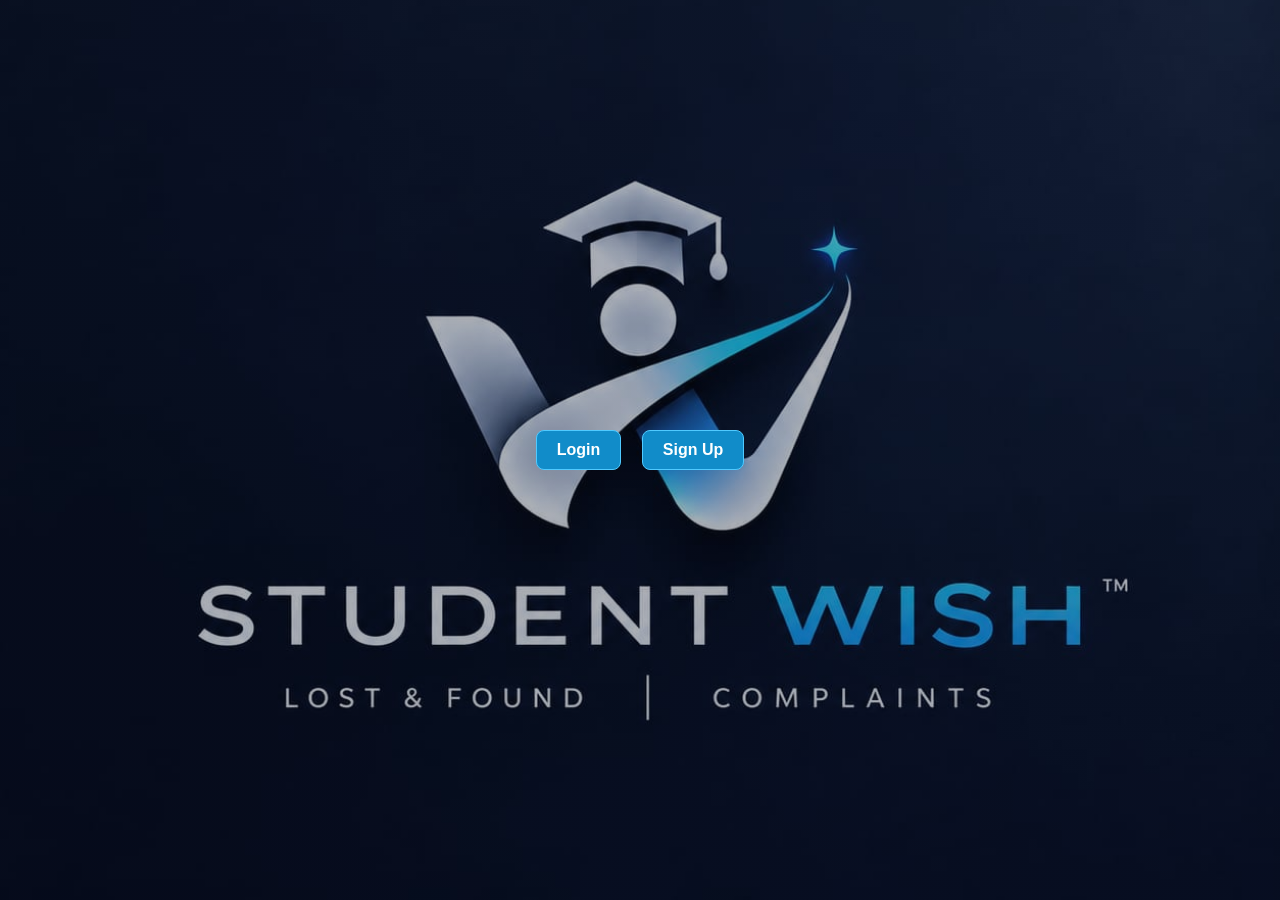
<file: index.html>
<!DOCTYPE html>
<html lang="en">
<head>
    <meta charset="UTF-8">
    <meta name="viewport" content="width=device-width, initial-scale=1.0">
    <title>Student Wish</title>
    <style>
        body {
            display: grid;
            min-height: 100vh;
            margin: 0;
            place-items: center;
            color: white;
            font-family: Arial, sans-serif;
            text-align: center;
        }

        main {
            width: min(100% - 32px, 480px);
            padding: 32px 24px;
            border: 1px solid #ffffff3b;
            border-radius: 18px;
            background: #071124b8;
            box-shadow: 0 18px 60px #0007;
            backdrop-filter: blur(5px);
        }

        h1 {
            margin: 0 0 22px;
            font-family: Georgia, serif;
            font-size: clamp(32px, 8vw, 48px);
        }

        .action {
            display: inline-block;
            margin: 8px;
            padding: 10px 20px;
            border: 1px solid #50caff;
            border-radius: 8px;
            background-color: #118cc9;
            color: white;
            font-size: 16px;
            font-weight: bold;
            text-decoration: none;
        }

        .action:hover,
        .action:focus-visible {
            background-color: #0873a8;
        }
    </style>
    <link rel="stylesheet" href="theme.css">
    <script src="theme.js"></script>
</head>
<body class="image-background-page"></body>
    
        
        <div>
            <a class="action" href="login.html">Login</a>
            <a class="action" href="login.html">Sign Up</a>
        </div>


</html>
</file>
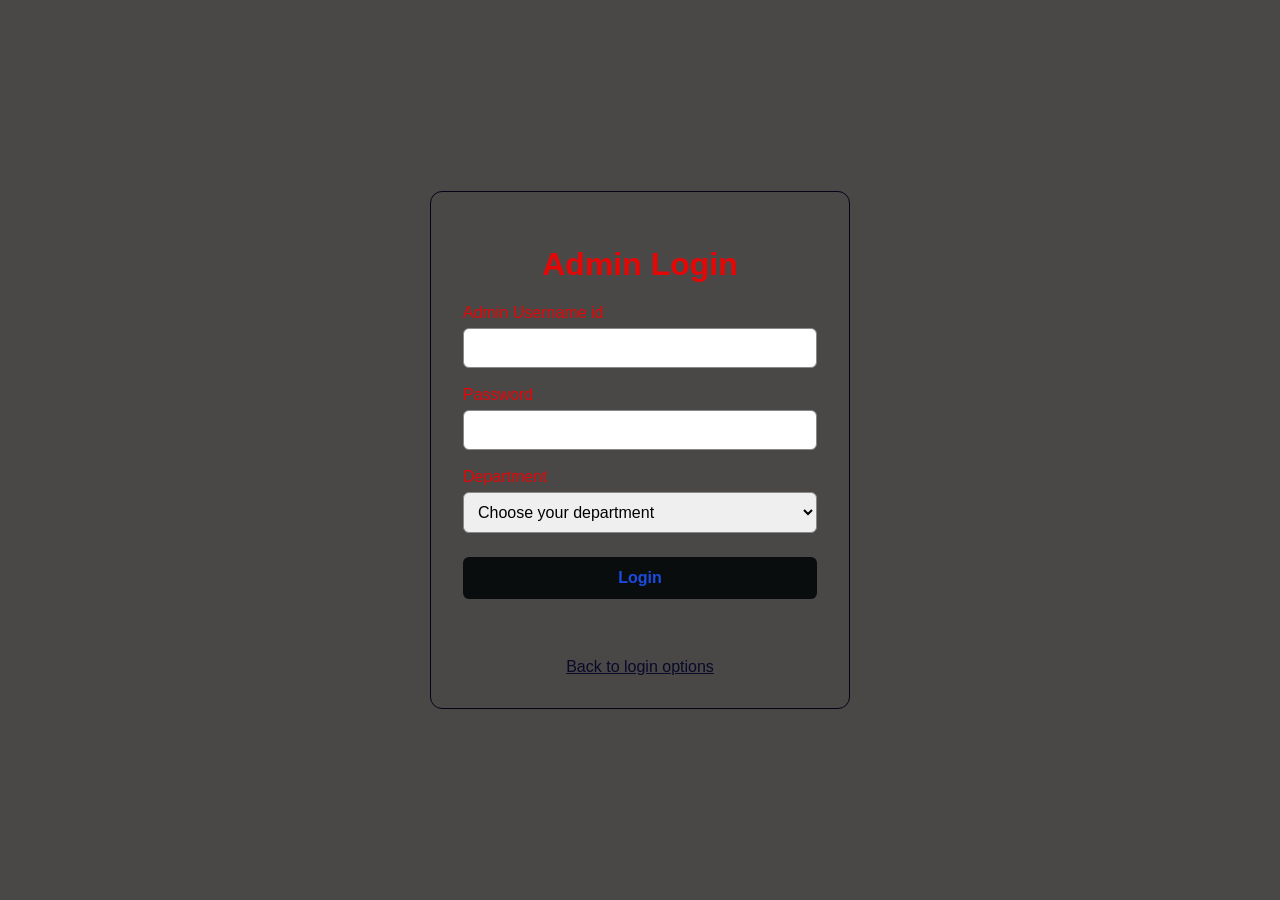
<file: admin profile.html>
<!DOCTYPE html>
<html lang="en">
<head>
    <meta charset="UTF-8">
    <meta name="viewport" content="width=device-width, initial-scale=1.0">
    <meta name="theme-color" content="#f7f4f0">
    <title>Admin Profile - Student Wish</title>
    <style>
        :root {
            color-scheme: light;
            font-family: Arial, sans-serif;
            color: #28251f;
            background: #f7f4f0;
        }

        * {
            box-sizing: border-box;
        }

        body {
            margin: 0;
            padding-bottom: 84px;
        }

        .topbar {
            display: flex;
            align-items: center;
            justify-content: space-between;
            max-width: 1040px;
            margin: 0 auto;
            padding: 18px 24px;
            border-bottom: 1px solid #e4ded6;
        }

        .brand {
            color: inherit;
            font-family: Georgia, serif;
            font-size: 24px;
            font-weight: bold;
            text-decoration: none;
        }

        .account-menu {
            position: relative;
        }

        .account-menu summary {
            padding: 9px 12px;
            border: 1px solid #d8d0c7;
            border-radius: 7px;
            color: #655c53;
            cursor: pointer;
            list-style: none;
        }

        .account-options {
            position: absolute;
            z-index: 2;
            top: calc(100% + 8px);
            right: 0;
            display: grid;
            min-width: 180px;
            padding: 6px;
            border: 1px solid #e4ded6;
            border-radius: 9px;
            background: #fffdfa;
        }

        .account-options a,
        .account-options button {
            padding: 10px 12px;
            border: 0;
            background: transparent;
            color: inherit;
            font: inherit;
            text-align: left;
            text-decoration: none;
            cursor: pointer;
        }

        main {
            max-width: 820px;
            margin: 0 auto;
            padding: 48px 24px 64px;
        }

        .profile-header {
            display: grid;
            grid-template-columns: 150px 1fr;
            gap: 36px;
            align-items: center;
            margin-bottom: 44px;
        }

        .avatar {
            display: grid;
            width: 132px;
            height: 132px;
            place-items: center;
            border: 5px solid white;
            border-radius: 50%;
            background: linear-gradient(145deg, #f5c784, #d78263 55%, #754b66);
            color: white;
            font: 46px Georgia, serif;
        }

        .profile-actions {
            display: flex;
            align-items: center;
            gap: 10px;
            margin-bottom: 18px;
        }

        .profile-actions h1 {
            margin: 0;
            font-size: 24px;
            font-weight: 400;
            overflow-wrap: anywhere;
        }

        .profile-action-button,
        .settings-button {
            min-height: 36px;
            padding: 8px 12px;
            border: 1px solid #d8d0c7;
            border-radius: 7px;
            background: #fffdfa;
            color: inherit;
            font: inherit;
            font-size: 14px;
            font-weight: bold;
            cursor: pointer;
        }

        .settings-button {
            width: 38px;
            padding: 7px;
            font-size: 18px;
        }

        .post-count,
        .department-name {
            margin: 0 0 12px;
            color: #514b44;
        }

        .department-name {
            color: #754b66;
            font-weight: bold;
        }

        .bio,
        .composer-hint {
            margin: 0;
            color: #655c53;
            line-height: 1.6;
        }

        .composer {
            margin-bottom: 40px;
            padding: 22px;
            border: 1px solid #e4ded6;
            border-radius: 10px;
            background: #fffdfa;
        }

        .composer h2 {
            margin: 0 0 8px;
            font: 500 21px Georgia, serif;
        }

        .composer-hint {
            margin-bottom: 16px;
            font-size: 14px;
        }

        .composer label {
            display: block;
            margin: 14px 0 6px;
            font-size: 14px;
            font-weight: bold;
        }

        .composer textarea,
        .composer input[type="file"] {
            width: 100%;
            color: inherit;
            font: inherit;
        }

        .composer textarea {
            min-height: 90px;
            padding: 12px;
            resize: vertical;
            border: 1px solid #d8d0c7;
            border-radius: 6px;
        }

        .publish-button {
            margin-top: 14px;
            padding: 10px 18px;
            border: 0;
            border-radius: 6px;
            background: #754b66;
            color: white;
            font: inherit;
            font-weight: bold;
            cursor: pointer;
        }

        .post-status {
            min-height: 1.4em;
            margin: 12px 0 0;
            color: #655c53;
        }

        .section-heading {
            color: #655c53;
            font-size: 12px;
            letter-spacing: .16em;
            text-align: center;
            text-transform: uppercase;
        }

        .post-grid {
            display: grid;
            grid-template-columns: repeat(3, minmax(0, 1fr));
            gap: 14px;
        }

        .user-post {
            min-width: 0;
            overflow: hidden;
            border: 1px solid #e4ded6;
            border-radius: 8px;
            background: #fffdfa;
        }

        .post-photo {
            display: block;
            width: 100%;
            aspect-ratio: 1;
            object-fit: cover;
        }

        .post-caption {
            margin: 0;
            padding: 10px;
            font-size: 14px;
            line-height: 1.45;
            overflow-wrap: anywhere;
        }

        .empty-posts {
            grid-column: 1 / -1;
            padding: 28px 12px;
            color: #655c53;
            text-align: center;
        }

        .complaint-section {
            margin-bottom: 40px;
        }

        .complaint-list {
            display: grid;
            gap: 12px;
            margin: 0;
            padding: 0;
            list-style: none;
        }

        .complaint-card {
            padding: 16px;
            border: 1px solid #e4ded6;
            border-radius: 10px;
            background: #fffdfa;
            overflow-wrap: anywhere;
        }

        .complaint-card-department {
            margin: 0 0 8px;
            color: #754b66;
            font-size: 12px;
            font-weight: bold;
        }

        .complaint-card-text {
            margin: 0;
            line-height: 1.5;
            white-space: pre-wrap;
        }

        .complaint-card-media {
            display: block;
            width: min(100%, 520px);
            max-height: 440px;
            margin-top: 10px;
            border-radius: 8px;
            background: #211d20;
            object-fit: contain;
        }

        .complaint-status {
            min-height: 1.4em;
            color: #655c53;
            font-size: 14px;
        }

        .profile-dialog {
            width: min(440px, calc(100% - 32px));
            max-width: none;
            padding: 20px;
            border: 1px solid #e4ded6;
            border-radius: 12px;
            background: #fffdfa;
            color: #28251f;
        }

        .profile-dialog::backdrop {
            background: #171411b8;
        }

        .dialog-header,
        .dialog-actions {
            display: flex;
            align-items: center;
            justify-content: space-between;
            gap: 10px;
        }

        .dialog-header h2 {
            font: 500 22px Georgia, serif;
        }

        .dialog-content label {
            display: block;
            margin-bottom: 6px;
        }

        .dialog-content textarea {
            width: 100%;
            min-height: 110px;
            padding: 11px;
            border: 1px solid #d8d0c7;
            border-radius: 7px;
            font: inherit;
        }

        .dialog-actions {
            justify-content: flex-end;
            margin-top: 14px;
        }

        .dialog-actions button,
        .dialog-close {
            padding: 9px 14px;
            border: 0;
            border-radius: 7px;
            background: #f0ebe4;
            color: inherit;
            font: inherit;
            cursor: pointer;
        }

        .dialog-actions button[type="submit"] {
            background: #754b66;
            color: white;
        }

        .settings-option {
            display: flex;
            justify-content: space-between;
            margin: 20px 0;
        }

        .bottom-nav {
            position: fixed;
            z-index: 10;
            right: 0;
            bottom: 0;
            left: 0;
            display: flex;
            justify-content: center;
            padding: 10px 12px max(10px, env(safe-area-inset-bottom));
            border-top: 1px solid #e4ded6;
            background: #fffdfa;
        }

        .bottom-nav-inner {
            display: grid;
            width: min(100%, 560px);
            grid-template-columns: repeat(6, 1fr);
        }

        .bottom-nav a {
            display: flex;
            min-height: 48px;
            flex-direction: column;
            align-items: center;
            justify-content: center;
            gap: 3px;
            border-radius: 8px;
            color: #655c53;
            font-size: 10px;
            text-decoration: none;
        }

        .bottom-nav a[aria-current="page"] {
            color: #754b66;
            font-weight: bold;
        }

        .bottom-nav svg {
            width: 22px;
            height: 22px;
            fill: none;
            stroke: currentColor;
            stroke-linecap: round;
            stroke-linejoin: round;
            stroke-width: 1.8;
        }

        body[data-theme="dark"] {
            background: #171411;
            color: #f2ede7;
        }

        body[data-theme="dark"] .topbar,
        body[data-theme="dark"] .bottom-nav,
        body[data-theme="dark"] .composer,
        body[data-theme="dark"] .user-post,
        body[data-theme="dark"] .complaint-card,
        body[data-theme="dark"] .profile-dialog,
        body[data-theme="dark"] .account-options {
            border-color: #413a3d;
            background: #211d20;
            color: #f2ede7;
        }

        body[data-theme="dark"] .brand,
        body[data-theme="dark"] .bio,
        body[data-theme="dark"] .post-count,
        body[data-theme="dark"] .composer-hint,
        body[data-theme="dark"] .post-caption,
        body[data-theme="dark"] .complaint-status {
            color: #c3bab2;
        }

        body[data-theme="dark"] .profile-action-button,
        body[data-theme="dark"] .settings-button,
        body[data-theme="dark"] .composer textarea,
        body[data-theme="dark"] .dialog-content textarea {
            border-color: #51494c;
            background: #171411;
            color: #f2ede7;
        }

        @media (max-width: 620px) {
            .topbar {
                padding: 16px;
            }

            main {
                padding: 32px 16px 48px;
            }

            .profile-header {
                grid-template-columns: 90px 1fr;
                gap: 18px;
                margin-bottom: 32px;
            }

            .avatar {
                width: 84px;
                height: 84px;
                font-size: 32px;
            }

            .profile-actions {
                flex-wrap: wrap;
                gap: 7px;
                margin-bottom: 12px;
            }

            .profile-actions h1 {
                font-size: 20px;
            }

            .profile-action-button {
                padding: 7px 9px;
                font-size: 12px;
            }

            .post-grid {
                grid-template-columns: repeat(2, minmax(0, 1fr));
                gap: 8px;
            }

            .composer {
                padding: 16px;
            }
        }
    </style>
    <link rel="stylesheet" href="theme.css">
    <script src="theme.js"></script>
<body>
    <header class="topbar">
        <a class="brand" href="home%20page.html">Student Wish</a>
        <details class="account-menu" id="account-menu">
            <summary>Admin account</summary>
            <nav class="account-options" aria-label="Account options">
                <a href="admin-login.html">Switch admin account</a>
                <button id="logout-button" type="button">Logout</button>
            </nav>
        </details>
    </header>
    <main>
        <section class="profile-header" aria-labelledby="profile-name">
            <div class="avatar" id="avatar" aria-hidden="true">A</div>
            <div class="profile-info">
                <div class="profile-actions">
                    <h1 id="profile-name"></h1>
                    <button class="profile-action-button" id="edit-profile-button" type="button">Edit profile</button>
                    <button class="settings-button" id="open-settings-button" type="button" aria-label="Settings" title="Settings">⚙</button>
                </div>
                <p class="post-count"><strong id="post-count">0</strong> posts</p>
                <p class="department-name" id="department-name"></p>
                <p class="bio" id="profile-bio"></p>
            </div>
        </section>
        <section class="composer" id="profile-composer" aria-labelledby="composer-heading">
            <h2 id="composer-heading">Share a post</h2>
            <p class="composer-hint">Share an update with the Student Wish community.</p>
            <form id="post-form">
                <label for="post-caption">Caption</label>
                <textarea id="post-caption" maxlength="500" placeholder="What would you like to share?"></textarea>
                <label for="post-photo">Add a photo (optional, up to 5 MB)</label>
                <input id="post-photo" type="file" accept="image/*">
                <button class="publish-button" id="publish-button" type="submit">Share post</button>
            </form>
            <p class="post-status" id="post-status" role="status" aria-live="polite"></p>
        </section>
        <section class="complaint-section" id="profile-complaints" aria-labelledby="complaints-heading">
            <h2 class="section-heading" id="complaints-heading">Complaints for your department</h2>
            <p class="complaint-status" id="complaint-status" role="status" aria-live="polite">Loading department complaints...</p>
            <ul class="complaint-list" id="department-complaints" aria-live="polite"></ul>
        </section>
        <section aria-labelledby="posts-heading">
            <h2 class="section-heading" id="posts-heading">Posts</h2>
            <div class="post-grid" id="post-grid" aria-live="polite"></div>
        </section>
    </main>
    <dialog class="profile-dialog" id="bio-dialog" aria-labelledby="bio-title">
        <form class="dialog-content" id="bio-form">
            <header class="dialog-header">
                <h2 id="bio-title">Edit profile bio</h2>
                <button class="dialog-close" id="bio-close" type="button" aria-label="Close bio editor">&times;</button>
            </header>
            <label for="bio-input">Bio</label>
            <textarea id="bio-input" maxlength="150" placeholder="Write something about yourself..."></textarea>
            <div class="dialog-actions">
                <button id="bio-cancel" type="button">Cancel</button>
                <button type="submit">Save bio</button>
            </div>
        </form>
    </dialog>
    <dialog class="profile-dialog" id="settings-dialog" aria-labelledby="settings-title">
        <section class="dialog-content">
            <header class="dialog-header">
                <h2 id="settings-title">Settings</h2>
                <button class="dialog-close" id="settings-close" type="button" aria-label="Close settings">&times;</button>
            </header>
            <button id="settings-edit-bio" type="button">Edit profile bio</button>
            <label class="settings-option" for="dark-mode-toggle">
                <span>Dark mode</span>
                <input id="dark-mode-toggle" type="checkbox">
            </label>
        </section>
    </dialog>
    <nav class="bottom-nav" aria-label="Main navigation">
        <div class="bottom-nav-inner">
            <a href="home%20page.html"><svg viewBox="0 0 24 24" aria-hidden="true"><path d="m3 10 9-7 9 7v10a1 1 0 0 1-1 1h-6v-7h-4v7H4a1 1 0 0 1-1-1z"></path></svg><span>Home</span></a>
            <a href="search.html"><svg viewBox="0 0 24 24" aria-hidden="true"><circle cx="10.8" cy="10.8" r="6.8"></circle><path d="m16 16 5 5"></path></svg><span>Search</span></a>
            <a href="message%20page.html"><svg viewBox="0 0 24 24" aria-hidden="true"><path d="M21 11.5a8.5 8.5 0 0 1-12.7 7.4L3 21l2.1-5.3A8.5 8.5 0 1 1 21 11.5Z"></path></svg><span>Messages</span></a>
            <a href="complaint-box.html"><svg viewBox="0 0 24 24" aria-hidden="true"><path d="M4 5h16v12H9l-5 4z"></path></svg><span>Complain</span></a>
            <a href="posts.html"><svg viewBox="0 0 24 24" aria-hidden="true"><path d="M12 5v14M5 12h14"></path></svg><span>Post</span></a>
            <a href="admin%20profile.html" aria-current="page"><svg viewBox="0 0 24 24" aria-hidden="true"><circle cx="12" cy="8" r="3.5"></circle><path d="M4.5 21a7.5 7.5 0 0 1 15 0"></path></svg><span>Profile</span></a>
        </div>
    </nav>
    <script>
        const activeUsername = localStorage.getItem("studentWishAdminUsername");
        const activeDepartment = localStorage.getItem("studentWishAdminDepartment");
        const requestedAdmin = new URLSearchParams(window.location.search).get("admin");
        const isReadOnlyProfile = requestedAdmin !== null;
        let directoryAdmin = null;
        let directoryError = "";
        if (isReadOnlyProfile) {
            try {
                const directory = JSON.parse(localStorage.getItem("studentWishAdminDirectory") || "[]");
                if (!Array.isArray(directory)) {
                    throw new Error("The saved admin directory is invalid.");
                }
                directoryAdmin = directory.find(function (admin) {
                    return admin && typeof admin.username === "string" &&
                        admin.username.toLocaleLowerCase() === requestedAdmin.toLocaleLowerCase();
                }) || null;
            } catch (error) {
                directoryError = error.message;
            }
        }
        const username = isReadOnlyProfile
            ? (directoryAdmin ? directoryAdmin.username : "Admin profile")
            : activeUsername;
        const department = isReadOnlyProfile
            ? (directoryAdmin ? directoryAdmin.department : "")
            : activeDepartment;
        const currentUsername = username || "Admin";
        const bioKey = "studentWishAdminBio:" + currentUsername.toLocaleLowerCase();
        const darkModeKey = "studentWishDarkMode";
        const bioDialog = document.getElementById("bio-dialog");
        const settingsDialog = document.getElementById("settings-dialog");
        const bioInput = document.getElementById("bio-input");
        const bioForm = document.getElementById("bio-form");
        const profileBio = document.getElementById("profile-bio");
        const postForm = document.getElementById("post-form");
        const postGrid = document.getElementById("post-grid");
        const postStatus = document.getElementById("post-status");
        const publishButton = document.getElementById("publish-button");
        const postCount = document.getElementById("post-count");
        const complaintList = document.getElementById("department-complaints");
        const complaintStatus = document.getElementById("complaint-status");
        const photoLimit = 5 * 1024 * 1024;
        let postDatabase;
        let photoUrls = [];
        let complaintDatabase;
        let complaintMediaUrls = [];

        if ((!username || !department) && !isReadOnlyProfile) {
            window.location.replace("admin-login.html");
        } else {
            document.getElementById("profile-name").textContent = username;
            document.getElementById("avatar").textContent = username.charAt(0).toLocaleUpperCase();
            document.getElementById("department-name").textContent = department;
        }

        profileBio.textContent = localStorage.getItem(bioKey) || "Add a bio to tell people about yourself.";
        if (isReadOnlyProfile) {
            document.getElementById("account-menu").hidden = true;
            document.getElementById("edit-profile-button").hidden = true;
            document.getElementById("open-settings-button").hidden = true;
            document.getElementById("profile-composer").hidden = true;
            document.getElementById("profile-complaints").hidden = true;
            if (!directoryAdmin) {
                profileBio.textContent = directoryError
                    ? "Could not load this admin profile: " + directoryError
                    : "This admin profile is not available in this browser.";
                postStatus.textContent = profileBio.textContent;
            }
        }
        const darkModeToggle = document.getElementById("dark-mode-toggle");
        darkModeToggle.checked = localStorage.getItem(darkModeKey) === "true";
        document.body.dataset.theme = darkModeToggle.checked ? "dark" : "light";

        function openBioEditor() {
            bioInput.value = localStorage.getItem(bioKey) || "";
            bioDialog.showModal();
            bioInput.focus();
        }

        document.getElementById("edit-profile-button").addEventListener("click", openBioEditor);
        document.getElementById("settings-edit-bio").addEventListener("click", function () {
            settingsDialog.close();
            openBioEditor();
        });
        document.getElementById("open-settings-button").addEventListener("click", function () {
            settingsDialog.showModal();
        });
        document.getElementById("settings-close").addEventListener("click", function () {
            settingsDialog.close();
        });
        document.getElementById("bio-close").addEventListener("click", function () {
            bioDialog.close();
        });
        document.getElementById("bio-cancel").addEventListener("click", function () {
            bioDialog.close();
        });
        bioForm.addEventListener("submit", function (event) {
            event.preventDefault();
            const bio = bioInput.value.trim();
            try {
                if (bio) {
                    localStorage.setItem(bioKey, bio);
                } else {
                    localStorage.removeItem(bioKey);
                }
                profileBio.textContent = bio || "Add a bio to tell people about yourself.";
                bioDialog.close();
            } catch (error) {
                postStatus.textContent = "Could not save your bio: " + error.message;
            }
        });
        darkModeToggle.addEventListener("change", function () {
            document.body.dataset.theme = darkModeToggle.checked ? "dark" : "light";
            try {
                localStorage.setItem(darkModeKey, String(darkModeToggle.checked));
            } catch (error) {
                postStatus.textContent = "Could not save appearance settings: " + error.message;
            }
        });
        document.getElementById("logout-button").addEventListener("click", function () {
            localStorage.removeItem("studentWishAdminUsername");
            localStorage.removeItem("studentWishAdminDepartment");
            window.location.href = "admin-login.html";
        });

        function openPostDatabase() {
            return new Promise(function (resolve, reject) {
                if (!window.indexedDB) {
                    reject(new Error("Post storage is not available in this browser."));
                    return;
                }
                const request = window.indexedDB.open("student-wish-admin-profile", 1);
                request.onupgradeneeded = function () {
                    if (!request.result.objectStoreNames.contains("posts")) {
                        request.result.createObjectStore("posts", { keyPath: "id" });
                    }
                };
                request.onsuccess = function () {
                    resolve(request.result);
                };
                request.onerror = function () {
                    reject(request.error || new Error("Could not open admin post storage."));
                };
            });
        }

        function loadPosts() {
            return new Promise(function (resolve, reject) {
                const request = postDatabase.transaction("posts", "readonly").objectStore("posts").getAll();
                request.onsuccess = function () {
                    resolve(request.result);
                };
                request.onerror = function () {
                    reject(request.error || new Error("Could not load admin posts."));
                };
            });
        }

        function savePost(post) {
            return new Promise(function (resolve, reject) {
                const transaction = postDatabase.transaction("posts", "readwrite");
                transaction.objectStore("posts").add(post);
                transaction.oncomplete = resolve;
                transaction.onerror = function () {
                    reject(transaction.error || new Error("Could not save the post."));
                };
                transaction.onabort = function () {
                    reject(transaction.error || new Error("Could not save the post."));
                };
            });
        }

        function openComplaintDatabase() {
            return new Promise(function (resolve, reject) {
                if (!window.indexedDB) {
                    reject(new Error("Complaint storage is not available in this browser."));
                    return;
                }
                const request = window.indexedDB.open("student-wish-complaints", 1);
                request.onupgradeneeded = function () {
                    if (!request.result.objectStoreNames.contains("messages")) {
                        request.result.createObjectStore("messages", { keyPath: "id" });
                    }
                };
                request.onsuccess = function () {
                    resolve(request.result);
                };
                request.onerror = function () {
                    reject(request.error || new Error("Could not open complaint storage."));
                };
            });
        }

        function loadDepartmentComplaints() {
            return new Promise(function (resolve, reject) {
                const request = complaintDatabase.transaction("messages", "readonly")
                    .objectStore("messages").getAll();
                request.onsuccess = function () {
                    resolve(request.result.filter(function (complaint) {
                        return typeof complaint.department === "string" &&
                            complaint.department.toLocaleLowerCase() === department.toLocaleLowerCase();
                    }));
                };
                request.onerror = function () {
                    reject(request.error || new Error("Could not load department complaints."));
                };
                request.transaction.onabort = function () {
                    reject(request.transaction.error || new Error("Could not load department complaints."));
                };
            });
        }

        function renderDepartmentComplaints(complaints) {
            complaintMediaUrls.forEach(URL.revokeObjectURL);
            complaintMediaUrls = [];
            complaintList.replaceChildren();
            complaints.sort(function (first, second) {
                return first.createdAt - second.createdAt;
            });

            if (complaints.length === 0) {
                complaintStatus.textContent = "No complaints have been submitted for your department.";
                return;
            }
            complaintStatus.textContent = complaints.length + " anonymous " +
                (complaints.length === 1 ? "complaint" : "complaints") + " for " + department + ".";

            complaints.forEach(function (complaint) {
                const item = document.createElement("li");
                item.className = "complaint-card";
                const label = document.createElement("p");
                label.className = "complaint-card-department";
                label.textContent = "Anonymous complaint";
                item.append(label);

                if (complaint.text) {
                    const text = document.createElement("p");
                    text.className = "complaint-card-text";
                    text.textContent = complaint.text;
                    item.append(text);
                }
                if (complaint.attachment instanceof Blob) {
                    const mediaUrl = URL.createObjectURL(complaint.attachment);
                    complaintMediaUrls.push(mediaUrl);
                    const media = document.createElement(
                        complaint.attachmentType.startsWith("video/") ? "video" : "img"
                    );
                    media.className = "complaint-card-media";
                    media.src = mediaUrl;
                    if (media instanceof HTMLVideoElement) {
                        media.controls = true;
                        media.playsInline = true;
                        media.preload = "metadata";
                        media.setAttribute("aria-label", "Anonymous complaint video");
                    } else {
                        media.alt = "Anonymous complaint image";
                    }
                    item.append(media);
                }
                complaintList.append(item);
            });
        }

        function renderPosts(posts) {
            photoUrls.forEach(URL.revokeObjectURL);
            photoUrls = [];
            postGrid.replaceChildren();
            posts = posts.filter(function (post) {
                return typeof post.author === "string" &&
                    post.author.toLocaleLowerCase() === currentUsername.toLocaleLowerCase();
            });
            posts.sort(function (first, second) {
                return second.createdAt - first.createdAt;
            });
            postCount.textContent = String(posts.length);
            if (!posts.length) {
                const empty = document.createElement("p");
                empty.className = "empty-posts";
                empty.textContent = isReadOnlyProfile
                    ? "This admin has not shared any posts yet."
                    : "Your posts will appear here after you share them.";
                postGrid.append(empty);
                return;
            }
            posts.forEach(function (post) {
                const card = document.createElement("article");
                card.className = "user-post";
                if (post.photo instanceof Blob) {
                    const image = document.createElement("img");
                    const photoUrl = URL.createObjectURL(post.photo);
                    photoUrls.push(photoUrl);
                    image.className = "post-photo";
                    image.src = photoUrl;
                    image.alt = post.caption ? "Photo: " + post.caption : "Admin shared photo";
                    card.append(image);
                }
                if (post.caption) {
                    const caption = document.createElement("p");
                    caption.className = "post-caption";
                    caption.textContent = post.caption;
                    card.append(caption);
                }
                postGrid.append(card);
            });
        }

        openPostDatabase().then(function (database) {
            postDatabase = database;
            return loadPosts();
        }).then(function (posts) {
            renderPosts(posts);
            publishButton.disabled = false;
        }).catch(function (error) {
            postStatus.textContent = error.message;
        });

        openComplaintDatabase().then(function (database) {
            complaintDatabase = database;
            return loadDepartmentComplaints();
        }).then(renderDepartmentComplaints).catch(function (error) {
            complaintStatus.textContent = error.message;
        });

        postForm.addEventListener("submit", function (event) {
            event.preventDefault();
            const caption = document.getElementById("post-caption").value.trim();
            const photo = document.getElementById("post-photo").files[0] || null;
            if (!caption && !photo) {
                postStatus.textContent = "Write a caption or choose a photo before sharing.";
                return;
            }
            if (photo && !photo.type.startsWith("image/")) {
                postStatus.textContent = "Choose a valid image file.";
                return;
            }
            if (photo && photo.size > photoLimit) {
                postStatus.textContent = "Choose an image smaller than 5 MB.";
                return;
            }
            if (!postDatabase) {
                postStatus.textContent = "Post storage is not ready. Refresh the page and try again.";
                return;
            }
            publishButton.disabled = true;
            postStatus.textContent = "Sharing your post...";
            const post = {
                id: Date.now().toString(36) + "-" + Math.random().toString(36).slice(2),
                author: currentUsername,
                department: department,
                caption: caption,
                photo: photo,
                likes: [],
                comments: [],
                createdAt: Date.now()
            };
            savePost(post).then(loadPosts).then(function (posts) {
                renderPosts(posts);
                postForm.reset();
                postStatus.textContent = "Your post has been shared.";
            }).catch(function (error) {
                postStatus.textContent = "Could not share your post: " + error.message;
            }).then(function () {
                publishButton.disabled = false;
            });
        });
    </script>
</body>
</html>
</file>
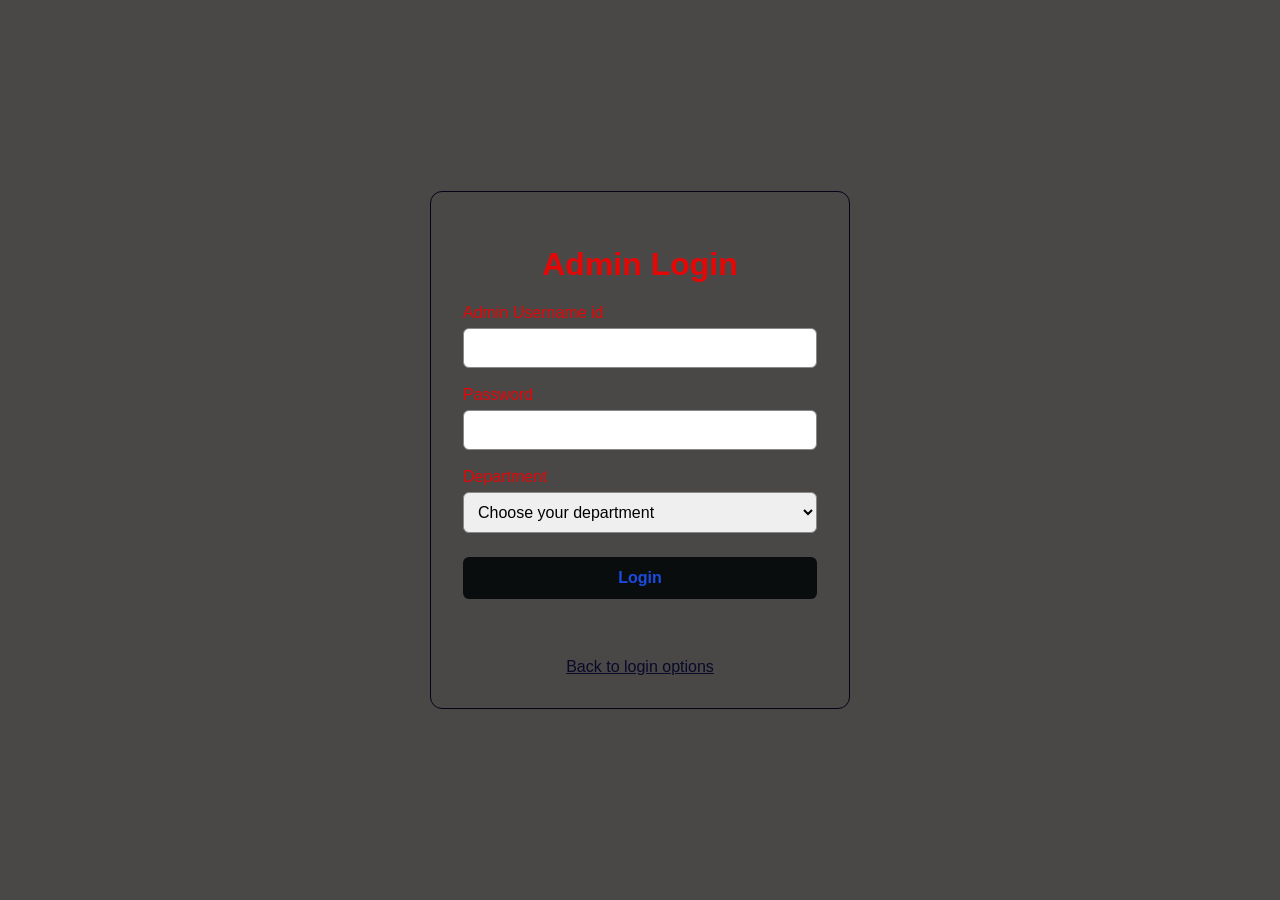
<file: admin-login.html>
<!DOCTYPE html>
<html lang="en">
<head>
    <meta charset="UTF-8">
    <meta name="viewport" content="width=device-width, initial-scale=1.0">
    <title>Admin Login - Student Wish</title>
    <style>
        body {
            display: grid;
            min-height: 100vh;
            margin: 0;
            place-items: center;
            background-color: rgb(74, 71, 71);
            color: rgb(229, 6, 6);
            font-family: Arial, sans-serif;
        }

        main {
            width: min(100% - 32px, 420px);
            padding: 32px;
            box-sizing: border-box;
            border: 1px solid rgb(5, 3, 20);
            border-radius: 12px;
        }

        h1 {
            text-align: center;
        }

        label {
            display: block;
            margin-top: 18px;
        }

        input,
        select {
            width: 100%;
            margin-top: 6px;
            padding: 10px;
            box-sizing: border-box;
            border: 1px solid #888;
            border-radius: 6px;
            font: inherit;
        }

        button {
            width: 100%;
            margin-top: 24px;
            padding: 12px;
            border: 0;
            border-radius: 6px;
            background-color: rgb(10, 13, 13);
            color: rgb(26, 76, 225);
            font: inherit;
            font-weight: bold;
            cursor: pointer;
        }

        .department-adder {
            display: grid;
            gap: 8px;
            margin-top: 10px;
        }

        .department-adder[hidden] {
            display: none;
        }

        .department-adder button {
            width: auto;
            justify-self: start;
            margin-top: 0;
            padding: 9px 14px;
        }

        .status {
            min-height: 1.4em;
            line-height: 1.4;
        }

        .back-link {
            display: block;
            margin-top: 20px;
            color: rgb(9, 9, 41);
            text-align: center;
        }
    </style>
    <link rel="stylesheet" href="theme.css">
    <script src="theme.js"></script>
<body>
    <main>
        <h1>Admin Login</h1>
        <form id="admin-login-form">
            <label for="username">Admin Username id</label>
            <input id="username" name="username" type="text" autocomplete="username" required>

            <label for="password">Password</label>
            <input id="password" name="password" type="password" autocomplete="current-password" required>

            <label for="department">Department</label>
            <select id="department" name="department" required>
                <option value="">Choose your department</option>
                <option value="Computer Science">Computer Science</option>
                <option value="Information Technology">Information Technology</option>
                <option value="Electronics">Electronics</option>
                <option value="Mechanical">Mechanical</option>
                <option value="Civil">Civil</option>
                <option value="__add_department__">Add a department...</option>
            </select>
            <div class="department-adder" id="department-adder" hidden>
                <label for="new-department">New department name</label>
                <input id="new-department" type="text" maxlength="60" autocomplete="off">
                <button id="add-department" type="button">Add department</button>
            </div>

            <button type="submit">Login</button>
        </form>
        <p class="status" id="login-message" role="status" aria-live="polite"></p>
        <a class="back-link" href="login.html">Back to login options</a>
    </main>
    <script>
        const departmentSelect = document.getElementById("department");
        const departmentAdder = document.getElementById("department-adder");
        const newDepartmentInput = document.getElementById("new-department");
        const addDepartmentButton = document.getElementById("add-department");
        const loginMessage = document.getElementById("login-message");
        const customDepartmentsStorageKey = "studentWishCustomDepartments";
        const addDepartmentOption = departmentSelect.querySelector('option[value="__add_department__"]');
        const customDepartments = (localStorage.getItem(customDepartmentsStorageKey) || "")
            .split("\n")
            .map(function (department) {
                return department.trim();
            })
            .filter(Boolean);

        customDepartments.forEach(function (department) {
            const alreadyListed = Array.from(departmentSelect.options).some(function (option) {
                return option.value.toLocaleLowerCase() === department.toLocaleLowerCase();
            });
            if (!alreadyListed) {
                const option = document.createElement("option");
                option.value = department;
                option.textContent = department;
                departmentSelect.insertBefore(option, addDepartmentOption);
            }
        });

        function addCustomDepartment() {
            const department = newDepartmentInput.value.trim();
            if (!department) {
                loginMessage.textContent = "Enter a department name.";
                newDepartmentInput.focus();
                return;
            }

            const existingOption = Array.from(departmentSelect.options).find(function (option) {
                return option.value !== "__add_department__" &&
                    option.value.toLocaleLowerCase() === department.toLocaleLowerCase();
            });
            if (existingOption) {
                departmentSelect.value = existingOption.value;
                loginMessage.textContent = "That department already exists.";
            } else {
                customDepartments.push(department);
                try {
                    localStorage.setItem(customDepartmentsStorageKey, customDepartments.join("\n"));
                } catch (error) {
                    customDepartments.pop();
                    loginMessage.textContent = "Could not save the department: " + error.message;
                    return;
                }
                const option = document.createElement("option");
                option.value = department;
                option.textContent = department;
                departmentSelect.insertBefore(option, addDepartmentOption);
                departmentSelect.value = department;
                loginMessage.textContent = "Department added.";
            }

            departmentAdder.hidden = true;
            newDepartmentInput.value = "";
        }

        departmentSelect.addEventListener("change", function () {
            if (departmentSelect.value === "__add_department__") {
                departmentSelect.value = "";
                departmentAdder.hidden = false;
                loginMessage.textContent = "";
                newDepartmentInput.focus();
                return;
            }
            departmentAdder.hidden = true;
        });
        addDepartmentButton.addEventListener("click", addCustomDepartment);
        newDepartmentInput.addEventListener("keydown", function (event) {
            if (event.key === "Enter") {
                event.preventDefault();
                addCustomDepartment();
            }
        });

        document.getElementById("admin-login-form").addEventListener("submit", function (event) {
            event.preventDefault();
            const username = document.getElementById("username").value.trim();
            if (!username) {
                loginMessage.textContent = "Enter your admin username.";
                return;
            }
            if (!departmentSelect.value) {
                loginMessage.textContent = "Choose your department.";
                departmentSelect.focus();
                return;
            }
            try {
                localStorage.setItem("studentWishAdminUsername", username);
                localStorage.setItem("studentWishAdminDepartment", departmentSelect.value);
                const directoryKey = "studentWishAdminDirectory";
                const savedDirectory = localStorage.getItem(directoryKey);
                const directory = savedDirectory ? JSON.parse(savedDirectory) : [];
                if (!Array.isArray(directory)) {
                    throw new Error("The saved admin directory is invalid.");
                }
                const existingAdmin = directory.find(function (admin) {
                    return admin && typeof admin.username === "string" &&
                        admin.username.toLocaleLowerCase() === username.toLocaleLowerCase();
                });
                if (existingAdmin) {
                    existingAdmin.username = username;
                    existingAdmin.department = departmentSelect.value;
                } else {
                    directory.push({ username: username, department: departmentSelect.value });
                }
                localStorage.setItem(directoryKey, JSON.stringify(directory));
                window.location.href = "admin%20profile.html";
            } catch (error) {
                loginMessage.textContent = "Could not save admin details: " + error.message;
            }
        });
    </script>
</body>
</html>
</file>
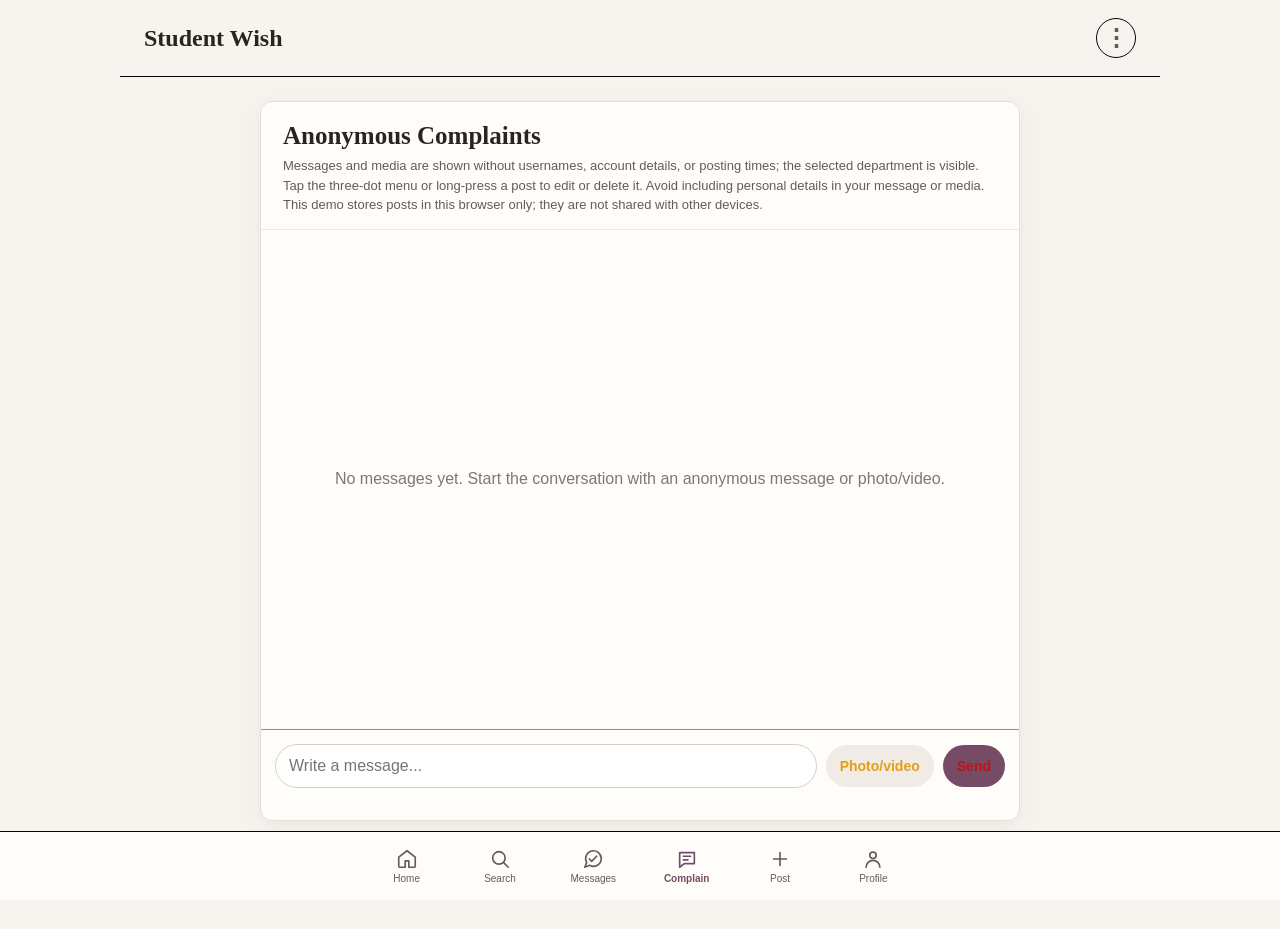
<file: complaint-box.html>
<!DOCTYPE html>
<html lang="en">
<head>
    <meta charset="UTF-8">
    <meta name="viewport" content="width=device-width, initial-scale=1.0">
    <meta name="theme-color" content="#f7f4f0">
    <title>Anonymous Complaints - Student Wish</title>
    <style>
        :root {
            color-scheme: light;
            font-family: Arial, sans-serif;
            color: #28251f;
            background: #f7f4f0;
        }

        * {
            box-sizing: border-box;
        }

        body {
            min-height: 100vh;
            margin: 0;
            padding-bottom: 84px;
        }

        .topbar {
            display: flex;
            align-items: center;
            justify-content: space-between;
            max-width: 1040px;
            margin: 0 auto;
            padding: 18px 24px;
            border-bottom: 1px solid #050300;
        }

        .brand {
            color: #28251f;
            font-family: Georgia, serif;
            font-size: 24px;
            font-weight: bold;
            text-decoration: none;
        }

        .department-menu {
            position: relative;
        }

        .department-menu summary {
            display: grid;
            width: 40px;
            height: 40px;
            place-items: center;
            border: 1px solid #070502;
            border-radius: 50%;
            color: #655c53;
            font: bold 24px/1 Arial, sans-serif;
            cursor: pointer;
            list-style: none;
        }

        .department-menu summary::-webkit-details-marker {
            display: none;
        }

        .department-menu summary:hover,
        .department-menu summary:focus-visible {
            background: #070707;
        }

        .department-menu-panel {
            position: absolute;
            z-index: 11;
            top: calc(100% + 8px);
            right: 0;
            display: grid;
            width: min(320px, calc(100vw - 32px));
            max-height: min(70vh, 480px);
            gap: 10px;
            padding: 14px;
            overflow-y: auto;
            border: 1px solid #060400;
            border-radius: 10px;
            background: #fffdfa;
            box-shadow: 0 8px 24px #422a2720;
        }

        .department-menu-panel label {
            font-size: 13px;
            font-weight: bold;
        }

        .department-menu-panel select {
            width: 100%;
            padding: 9px 10px;
            border: 1px solid #d8d0c7;
            border-radius: 7px;
            background: #fffdfa;
            color: inherit;
            font: inherit;
        }

        .department-admin-list {
            display: grid;
            gap: 8px;
        }

        .department-admin-list:empty {
            display: none;
        }

        .department-admin-card {
            display: grid;
            gap: 3px;
            padding: 10px;
            border: 1px solid #eee9e2;
            border-radius: 8px;
            color: inherit;
            text-decoration: none;
        }

        .department-admin-card:hover,
        .department-admin-card:focus-visible {
            border-color: #754b66;
            background: #faf6f8;
        }

        .department-admin-card strong {
            color: #754b66;
        }

        .department-admin-card span,
        .department-admin-empty {
            margin: 0;
            color: #655c53;
            font-size: 12px;
            line-height: 1.4;
        }

        main {
            display: flex;
            width: min(100% - 32px, 760px);
            height: min(720px, calc(100vh - 150px));
            min-height: 400px;
            flex-direction: column;
            margin: 24px auto;
            overflow: hidden;
            border: 1px solid #e4ded6;
            border-radius: 12px;
            background: #fffdfa;
            box-shadow: 0 8px 28px #422a2710;
        }

        .complaint-header {
            padding: 20px 22px 14px;
            border-bottom: 1px solid #eee9e2;
        }

        .complaint-header h1 {
            margin: 0 0 6px;
            font-family: Georgia, serif;
            font-size: 25px;
        }

        .privacy-note {
            margin: 0;
            color: #655c53;
            font-size: 13px;
            line-height: 1.5;
        }

        .message-list {
            display: flex;
            flex: 1;
            flex-direction: column;
            gap: 12px;
            margin: 0;
            padding: 20px;
            overflow-y: auto;
            list-style: none;
        }

        .complaint-message {
            position: relative;
            max-width: min(88%, 520px);
            align-self: flex-start;
            padding: 12px 14px;
            border-radius: 16px 16px 16px 4px;
            background: #a5650c;
            line-height: 1.5;
            overflow-wrap: anywhere;
            user-select: none;
            -webkit-user-select: none;
        }

        .complaint-menu-toggle {
            position: absolute;
            top: 5px;
            right: 6px;
            display: grid;
            width: 30px;
            height: 30px;
            place-items: center;
            border: 0;
            border-radius: 50%;
            background: transparent;
            color: #655c53;
            font: bold 21px/1 Arial, sans-serif;
            cursor: pointer;
        }

        .complaint-menu-toggle:hover,
        .complaint-menu-toggle:focus-visible {
            background: #e3dcd4;
        }

        .complaint-content {
            padding-right: 20px;
        }

        .complaint-text {
            margin: 0;
            white-space: pre-wrap;
        }

        .complaint-department {
            margin: 0 0 6px;
            color: #655c53;
            font-size: 12px;
            font-weight: bold;
        }

        .complaint-options,
        .complaint-edit-actions {
            display: flex;
            gap: 8px;
            margin-top: 9px;
        }

        .complaint-options[hidden] {
            display: none;
        }

        .complaint-options button,
        .complaint-edit-actions button {
            padding: 6px 10px;
            border: 0;
            border-radius: 6px;
            background: #fffdfa;
            color: #28251f;
            font: inherit;
            font-size: 12px;
            font-weight: bold;
            cursor: pointer;
        }

        .complaint-options button[data-action="delete"] {
            color: #a52b3c;
        }

        .complaint-editor {
            display: grid;
            gap: 8px;
            min-width: min(65vw, 280px);
        }

        .complaint-editor textarea {
            width: 100%;
            min-height: 76px;
            padding: 8px;
            border: 1px solid #ca7d25;
            border-radius: 7px;
            font: inherit;
            resize: vertical;
        }

        .complaint-editor label {
            font-size: 12px;
            overflow-wrap: anywhere;
        }

        .complaint-editor input[type="file"] {
            max-width: 100%;
            font: inherit;
            font-size: 12px;
        }

        .complaint-edit-actions button[type="submit"] {
            background: #5a1192;
        }

        .complaint-media {
            display: block;
            width: 100%;
            max-height: 420px;
            margin-top: 8px;
            border-radius: 9px;
            background: #211d20;
            object-fit: contain;
        }

        .empty-state {
            margin: auto;
            padding: 24px;
            color: #81776d;
            line-height: 1.5;
            text-align: center;
        }

        .complaint-form {
            display: grid;
            grid-template-columns: minmax(0, 1fr) auto auto;
            gap: 9px;
            align-items: center;
            padding: 14px;
            border-top: 1px solid #cb8523;
        }

        .department-select {
            width: 100%;
            grid-column: 1 / -1;
            padding: 10px 12px;
            border: 1px solid #d8d0c7;
            border-radius: 8px;
            background: #7b551b;
            color: inherit;
            font: inherit;
        }

        .message-input {
            min-width: 0;
            min-height: 44px;
            padding: 10px 13px;
            border: 1px solid #d8d0c7;
            border-radius: 22px;
            font: inherit;
        }

        .file-label,
        .send-button {
            display: grid;
            min-height: 42px;
            place-items: center;
            padding: 0 14px;
            border: 0;
            border-radius: 21px;
            background: #754b66;
            color: rgb(194, 18, 18);
            font: inherit;
            font-size: 14px;
            font-weight: bold;
            cursor: pointer;
        }

        .file-label {
            background: #f0ebe4;
            color: #e39e16;
        }

        .file-input {
            position: absolute;
            width: 1px;
            height: 1px;
            overflow: hidden;
            clip: rect(0, 0, 0, 0);
            clip-path: inset(50%);
            white-space: nowrap;
        }

        .file-input:focus-visible + .file-label,
        .send-button:focus-visible,
        .file-label:focus-within {
            outline: 3px solid #bd8ca9;
            outline-offset: 2px;
        }

        .attachment-name {
            grid-column: 1 / -1;
            margin: -3px 4px 0;
            color: #655c53;
            font-size: 12px;
            overflow-wrap: anywhere;
        }

        .status {
            min-height: 1.4em;
            margin: 0;
            padding: 0 16px 10px;
            color: #655c53;
            font-size: 13px;
        }

        .visually-hidden {
            position: absolute;
            width: 1px;
            height: 1px;
            padding: 0;
            overflow: hidden;
            clip: rect(0, 0, 0, 0);
            white-space: nowrap;
            clip-path: inset(50%);
        }

        .bottom-nav {
            position: fixed;
            z-index: 10;
            right: 0;
            bottom: 0;
            left: 0;
            display: flex;
            justify-content: center;
            padding: 10px 12px max(10px, env(safe-area-inset-bottom));
            border-top: 1px solid #070401;
            background: #fffdfa;
        }

        .bottom-nav-inner {
            display: grid;
            width: min(100%, 560px);
            grid-template-columns: repeat(6, 1fr);
        }

        .bottom-nav a {
            display: flex;
            min-height: 48px;
            flex-direction: column;
            align-items: center;
            justify-content: center;
            gap: 3px;
            border-radius: 8px;
            color: #655c53;
            font-size: 10px;
            text-decoration: none;
        }

        .bottom-nav a[aria-current="page"] {
            color: #754b66;
            font-weight: bold;
        }

        .bottom-nav svg {
            width: 22px;
            height: 22px;
            fill: none;
            stroke: currentColor;
            stroke-linecap: round;
            stroke-linejoin: round;
            stroke-width: 1.8;
        }

        @media (max-width: 560px) {
            .topbar {
                padding: 16px;
            }

            main {
                width: 100%;
                height: calc(100vh - 144px);
                min-height: 360px;
                margin: 0;
                border-right: 0;
                border-left: 0;
                border-radius: 0;
            }

            .complaint-header {
                padding: 16px;
            }

            .message-list {
                padding: 14px;
            }

            .complaint-form {
                grid-template-columns: minmax(0, 1fr) auto auto;
                gap: 6px;
                padding: 10px;
            }

            .file-label,
            .send-button {
                padding: 0 11px;
                font-size: 13px;
            }
        }
    </style>
    <link rel="stylesheet" href="theme.css">
    <script src="theme.js"></script>
</head>
<body>
    <header class="topbar">
        <a class="brand" href="home%20page.html">Student Wish</a>
        <details class="department-menu" id="department-menu">
            <summary aria-label="Choose department and view admins" title="Choose department">⋮</summary>
            <div class="department-menu-panel">
                <label for="top-department-select">Choose a department</label>
                <select id="top-department-select">
                    <option value="">Choose department</option>
                    <option value="Computer Science">Computer Science</option>
                    <option value="Information Technology">Information Technology</option>
                    <option value="Electronics">Electronics</option>
                    <option value="Mechanical">Mechanical</option>
                    <option value="Civil">Civil</option>
                </select>
                <div class="department-admin-list" id="department-admin-list" aria-live="polite"></div>
            </div>
        </details>
    </header>
    <main aria-label="Anonymous complaint chat">
        <header class="complaint-header">
            <h1>Anonymous Complaints</h1>
            <p class="privacy-note">Messages and media are shown without usernames, account details, or posting times; the selected department is visible. Tap the three-dot menu or long-press a post to edit or delete it. Avoid including personal details in your message or media. This demo stores posts in this browser only; they are not shared with other devices.</p>
        </header>
        <ul class="message-list" id="complaint-list" aria-live="polite"></ul>
        <form class="complaint-form" id="complaint-form">
            <input class="message-input" id="message-input" name="message" maxlength="1500" placeholder="Write a message..." autocomplete="off">
            <input class="file-input" id="attachment-input" name="attachment" type="file" accept="image/*,video/*">
            <label class="file-label" for="attachment-input">Photo/video</label>
            <button class="send-button" type="submit">Send</button>
            <p class="attachment-name" id="attachment-name" hidden></p>
        </form>
        <p class="status" id="complaint-status" role="status" aria-live="polite"></p>
    </main>
    <nav class="bottom-nav" aria-label="Main navigation">
        <div class="bottom-nav-inner">
            <a href="home%20page.html">
                <svg viewBox="0 0 24 24" aria-hidden="true"><path d="m3 10 9-7 9 7v10a1 1 0 0 1-1 1h-6v-7h-4v7H4a1 1 0 0 1-1-1z"></path></svg>
                <span>Home</span>
            </a>
            <a href="search.html">
                <svg viewBox="0 0 24 24" aria-hidden="true"><circle cx="10.8" cy="10.8" r="6.8"></circle><path d="m16 16 5 5"></path></svg>
                <span>Search</span>
            </a>
            <a href="message%20page.html">
                <svg viewBox="0 0 24 24" aria-hidden="true"><path d="M21 11.5a8.5 8.5 0 0 1-12.7 7.4L3 21l2.1-5.3A8.5 8.5 0 1 1 21 11.5Z"></path><path d="m8 12 2.5 2.5L16 9"></path></svg>
                <span>Messages</span>
            </a>
            <a href="complaint-box.html" aria-current="page">
                <svg viewBox="0 0 24 24" aria-hidden="true"><path d="M4 5h16v12H9l-5 4z"></path><path d="M8 9h8M8 13h5"></path></svg>
                <span>Complain</span>
            </a>
            <a href="posts.html">
                <svg viewBox="0 0 24 24" aria-hidden="true"><path d="M12 5v14M5 12h14"></path></svg>
                <span>Post</span>
            </a>
            <a href="profile.html">
                <svg viewBox="0 0 24 24" aria-hidden="true"><circle cx="12" cy="8" r="3.5"></circle><path d="M4.5 21a7.5 7.5 0 0 1 15 0"></path></svg>
                <span>Profile</span>
            </a>
        </div>
    </nav>
    <script>
        const databaseName = "student-wish-complaints";
        const list = document.getElementById("complaint-list");
        const form = document.getElementById("complaint-form");
        const messageInput = document.getElementById("message-input");
        const attachmentInput = document.getElementById("attachment-input");
        const attachmentName = document.getElementById("attachment-name");
        const status = document.getElementById("complaint-status");
        const topDepartmentSelect = document.getElementById("top-department-select");
        const departmentAdminList = document.getElementById("department-admin-list");
        const maxAttachmentSize = 15 * 1024 * 1024;
        let database;
        let mediaUrls = [];
        let messagePressTimer;
        let pressedMessage;
        let pressStartPoint;
        const customDepartments = (localStorage.getItem("studentWishCustomDepartments") || "")
            .split("\n")
            .map(function (department) {
                return department.trim();
            })
            .filter(Boolean);
        customDepartments.forEach(function (department) {
            const alreadyListed = Array.from(topDepartmentSelect.options).some(function (option) {
                return option.value.toLocaleLowerCase() === department.toLocaleLowerCase();
            });
            if (!alreadyListed) {
                const option = document.createElement("option");
                option.value = department;
                option.textContent = department;
                topDepartmentSelect.append(option);
            }
        });

        function getAdminDirectory() {
            const storedDirectory = localStorage.getItem("studentWishAdminDirectory");
            if (!storedDirectory) {
                return [];
            }
            const directory = JSON.parse(storedDirectory);
            if (!Array.isArray(directory)) {
                throw new Error("The saved admin directory is invalid.");
            }
            return directory.filter(function (admin) {
                return admin && typeof admin.username === "string" &&
                    typeof admin.department === "string";
            });
        }

        function renderDepartmentAdmins(department) {
            departmentAdminList.replaceChildren();
            if (!department) {
                return;
            }

            let admins;
            try {
                admins = getAdminDirectory().filter(function (admin) {
                    return admin.department.toLocaleLowerCase() === department.toLocaleLowerCase();
                });
            } catch (error) {
                const message = document.createElement("p");
                message.className = "department-admin-empty";
                message.textContent = "Could not load admin profiles: " + error.message;
                departmentAdminList.append(message);
                return;
            }

            if (admins.length === 0) {
                const empty = document.createElement("p");
                empty.className = "department-admin-empty";
                empty.textContent = "No admin profiles are registered for this department in this browser.";
                departmentAdminList.append(empty);
                return;
            }

            admins.forEach(function (admin) {
                const card = document.createElement("a");
                const bio = localStorage.getItem(
                    "studentWishAdminBio:" + admin.username.toLocaleLowerCase()
                );
                card.className = "department-admin-card";
                card.href = "admin%20profile.html?admin=" + encodeURIComponent(admin.username);
                const name = document.createElement("strong");
                name.textContent = admin.username;
                const departmentName = document.createElement("span");
                departmentName.textContent = admin.department;
                card.append(name, departmentName);
                if (bio) {
                    const bioText = document.createElement("span");
                    bioText.textContent = bio;
                    card.append(bioText);
                }
                departmentAdminList.append(card);
            });
        }

        topDepartmentSelect.addEventListener("change", function () {
            renderDepartmentAdmins(topDepartmentSelect.value);
        });

        function openDatabase() {
            return new Promise(function (resolve, reject) {
                if (!window.indexedDB) {
                    reject(new Error("Anonymous post storage is not available in this browser."));
                    return;
                }

                const request = window.indexedDB.open(databaseName, 1);
                request.onupgradeneeded = function () {
                    if (!request.result.objectStoreNames.contains("messages")) {
                        request.result.createObjectStore("messages", { keyPath: "id" });
                    }
                };
                request.onsuccess = function () {
                    resolve(request.result);
                };
                request.onerror = function () {
                    reject(request.error || new Error("Could not open anonymous post storage."));
                };
            });
        }

        function getMessages() {
            return new Promise(function (resolve, reject) {
                const transaction = database.transaction("messages", "readonly");
                const request = transaction.objectStore("messages").getAll();
                request.onsuccess = function () {
                    resolve(request.result);
                };
                request.onerror = function () {
                    reject(request.error || new Error("Could not load anonymous posts."));
                };
                transaction.onabort = function () {
                    reject(transaction.error || new Error("Could not load anonymous posts."));
                };
            });
        }

        function saveMessage(message) {
            return new Promise(function (resolve, reject) {
                const transaction = database.transaction("messages", "readwrite");
                transaction.objectStore("messages").add(message);
                transaction.oncomplete = function () {
                    resolve();
                };
                transaction.onerror = function () {
                    reject(transaction.error || new Error("Could not save your message."));
                };
                transaction.onabort = function () {
                    reject(transaction.error || new Error("Could not save your message."));
                };
            });
        }

        function updateMessage(message) {
            return new Promise(function (resolve, reject) {
                const transaction = database.transaction("messages", "readwrite");
                transaction.objectStore("messages").put(message);
                transaction.oncomplete = function () {
                    resolve();
                };
                transaction.onerror = function () {
                    reject(transaction.error || new Error("Could not update the anonymous post."));
                };
                transaction.onabort = function () {
                    reject(transaction.error || new Error("Could not update the anonymous post."));
                };
            });
        }

        function deleteMessage(id) {
            return new Promise(function (resolve, reject) {
                const transaction = database.transaction("messages", "readwrite");
                transaction.objectStore("messages").delete(id);
                transaction.oncomplete = function () {
                    resolve();
                };
                transaction.onerror = function () {
                    reject(transaction.error || new Error("Could not delete the anonymous post."));
                };
                transaction.onabort = function () {
                    reject(transaction.error || new Error("Could not delete the anonymous post."));
                };
            });
        }

        function renderMessages(messages) {
            mediaUrls.forEach(URL.revokeObjectURL);
            mediaUrls = [];
            list.replaceChildren();
            messages.sort(function (first, second) {
                return first.createdAt - second.createdAt;
            });

            if (messages.length === 0) {
                const empty = document.createElement("li");
                empty.className = "empty-state";
                empty.textContent = "No messages yet. Start the conversation with an anonymous message or photo/video.";
                list.append(empty);
                return;
            }

            messages.forEach(function (message) {
                const item = document.createElement("li");
                item.className = "complaint-message";
                item.dataset.messageId = message.id;
                const content = document.createElement("div");
                content.className = "complaint-content";
                if (message.department) {
                    const department = document.createElement("p");
                    department.className = "complaint-department";
                    department.textContent = "Department: " + message.department;
                    content.append(department);
                }
                if (message.text) {
                    const text = document.createElement("p");
                    text.className = "complaint-text";
                    text.textContent = message.text;
                    content.append(text);
                }
                if (message.attachment instanceof Blob) {
                    const mediaUrl = URL.createObjectURL(message.attachment);
                    mediaUrls.push(mediaUrl);
                    const media = document.createElement(message.attachmentType.startsWith("video/") ? "video" : "img");
                    media.className = "complaint-media";
                    media.src = mediaUrl;
                    if (media instanceof HTMLVideoElement) {
                        media.controls = true;
                        media.playsInline = true;
                        media.preload = "metadata";
                        media.setAttribute("aria-label", "Anonymous video");
                    } else {
                        media.alt = "Anonymous image";
                    }
                    content.append(media);
                }
                item.append(content);
                const menuToggle = document.createElement("button");
                menuToggle.type = "button";
                menuToggle.className = "complaint-menu-toggle";
                menuToggle.setAttribute("aria-label", "Complaint options");
                menuToggle.setAttribute("aria-expanded", "false");
                menuToggle.textContent = "⋮";
                item.append(menuToggle);
                const options = document.createElement("div");
                options.className = "complaint-options";
                options.hidden = true;
                options.setAttribute("aria-label", "Complaint options");
                const editButton = document.createElement("button");
                editButton.type = "button";
                editButton.dataset.action = "edit";
                editButton.textContent = "Edit";
                const deleteButton = document.createElement("button");
                deleteButton.type = "button";
                deleteButton.dataset.action = "delete";
                deleteButton.textContent = "Delete";
                options.append(editButton, deleteButton);
                item.append(options);
                list.append(item);
            });
            list.scrollTop = list.scrollHeight;
        }

        function showMessageOptions(item) {
            list.querySelectorAll(".complaint-options").forEach(function (options) {
                options.hidden = true;
                options.parentElement.querySelector(".complaint-menu-toggle").setAttribute("aria-expanded", "false");
            });
            const options = item.querySelector(".complaint-options");
            if (options) {
                options.hidden = false;
                item.querySelector(".complaint-menu-toggle").setAttribute("aria-expanded", "true");
            }
        }

        function startMessageEdit(item, message) {
            const content = item.querySelector(".complaint-content");
            const options = item.querySelector(".complaint-options");
            options.hidden = true;
            content.hidden = true;
            const editForm = document.createElement("form");
            editForm.className = "complaint-editor";
            const textInput = document.createElement("textarea");
            textInput.maxLength = 1500;
            textInput.setAttribute("aria-label", "Edit anonymous message");
            textInput.value = message.text;
            editForm.append(textInput);

            const attachmentInputEdit = document.createElement("input");
            attachmentInputEdit.type = "file";
            attachmentInputEdit.accept = "image/*,video/*";
            attachmentInputEdit.setAttribute("aria-label", "Replace photo or video");
            const attachmentLabel = document.createElement("label");
            attachmentLabel.textContent = message.attachment instanceof Blob ? "Replace photo/video" : "Add photo/video";
            attachmentLabel.append(attachmentInputEdit);
            editForm.append(attachmentLabel);

            const departmentInputEdit = document.createElement("select");
            departmentInputEdit.className = "department-select";
            departmentInputEdit.setAttribute("aria-label", "Complaint department");
            const noDepartmentOption = document.createElement("option");
            noDepartmentOption.value = "";
            noDepartmentOption.textContent = "Choose department";
            departmentInputEdit.append(noDepartmentOption);
            Array.from(topDepartmentSelect.options).slice(1).forEach(function (option) {
                departmentInputEdit.append(option.cloneNode(true));
            });
            departmentInputEdit.value = message.department || "";
            editForm.append(departmentInputEdit);

            let removeAttachmentInput;
            if (message.attachment instanceof Blob) {
                const removeLabel = document.createElement("label");
                removeAttachmentInput = document.createElement("input");
                removeAttachmentInput.type = "checkbox";
                removeLabel.append(removeAttachmentInput, document.createTextNode(" Remove current photo/video"));
                editForm.append(removeLabel);
            }

            const buttons = document.createElement("div");
            buttons.className = "complaint-edit-actions";
            const saveButton = document.createElement("button");
            saveButton.type = "submit";
            saveButton.textContent = "Save";
            const cancelButton = document.createElement("button");
            cancelButton.type = "button";
            cancelButton.textContent = "Cancel";
            buttons.append(saveButton, cancelButton);
            editForm.append(buttons);
            item.append(editForm);
            textInput.focus();
            textInput.setSelectionRange(textInput.value.length, textInput.value.length);
            cancelButton.addEventListener("click", function () {
                getMessages().then(renderMessages).catch(function (error) {
                    status.textContent = error.message;
                });
            });
            editForm.addEventListener("submit", function (event) {
                event.preventDefault();
                const replacement = attachmentInputEdit.files[0] || null;
                if (replacement && !replacement.type.startsWith("image/") && !replacement.type.startsWith("video/")) {
                    status.textContent = "Choose an image or video file.";
                    return;
                }
                if (replacement && replacement.size > maxAttachmentSize) {
                    status.textContent = "Choose a file smaller than 15 MB.";
                    return;
                }
                const updatedText = textInput.value.trim();
                const removeAttachment = removeAttachmentInput && removeAttachmentInput.checked;
                const updatedAttachment = replacement || (removeAttachment ? null : message.attachment);
                if (!updatedText && !updatedAttachment) {
                    status.textContent = "A post needs a message or photo/video.";
                    return;
                }
                const previous = {
                    text: message.text,
                    department: message.department,
                    attachment: message.attachment,
                    attachmentType: message.attachmentType
                };
                message.text = updatedText;
                message.department = departmentInputEdit.value;
                message.attachment = updatedAttachment;
                message.attachmentType = updatedAttachment ? (replacement ? replacement.type : message.attachmentType) : "";
                status.textContent = "Saving changes...";
                updateMessage(message).then(getMessages).then(function (messages) {
                    renderMessages(messages);
                    status.textContent = "Anonymous post updated.";
                }).catch(function (error) {
                    message.text = previous.text;
                    message.department = previous.department;
                    message.attachment = previous.attachment;
                    message.attachmentType = previous.attachmentType;
                    status.textContent = error.message;
                    getMessages().then(renderMessages).catch(function (loadError) {
                        status.textContent = loadError.message;
                    });
                });
            });
        }

        list.addEventListener("pointerdown", function (event) {
            const item = event.target.closest(".complaint-message");
            if (!item || event.target.closest(".complaint-options, .complaint-editor")) {
                return;
            }
            clearTimeout(messagePressTimer);
            pressedMessage = item;
            pressStartPoint = { x: event.clientX, y: event.clientY, pointerId: event.pointerId };
            messagePressTimer = setTimeout(function () {
                if (pressedMessage === item && item.isConnected) {
                    showMessageOptions(item);
                }
            }, 550);
        });

        document.addEventListener("pointermove", function (event) {
            if (pressedMessage && pressStartPoint && event.pointerId === pressStartPoint.pointerId &&
                Math.hypot(event.clientX - pressStartPoint.x, event.clientY - pressStartPoint.y) > 12) {
                clearTimeout(messagePressTimer);
                pressedMessage = null;
            }
        });

        ["pointerup", "pointercancel"].forEach(function (eventName) {
            document.addEventListener(eventName, function () {
                clearTimeout(messagePressTimer);
                pressedMessage = null;
                pressStartPoint = null;
            });
        });

        list.addEventListener("contextmenu", function (event) {
            const item = event.target.closest(".complaint-message");
            if (item) {
                event.preventDefault();
                showMessageOptions(item);
            }
        });

        list.addEventListener("click", function (event) {
            const menuToggle = event.target.closest(".complaint-menu-toggle");
            if (menuToggle) {
                const item = menuToggle.closest(".complaint-message");
                const options = item.querySelector(".complaint-options");
                if (options.hidden) {
                    showMessageOptions(item);
                } else {
                    options.hidden = true;
                    menuToggle.setAttribute("aria-expanded", "false");
                }
                return;
            }
            const actionButton = event.target.closest("[data-action]");
            if (!actionButton) {
                return;
            }
            const item = actionButton.closest(".complaint-message");
            const messageId = item.dataset.messageId;
            getMessages().then(function (messages) {
                const message = messages.find(function (entry) {
                    return entry.id === messageId;
                });
                if (!message) {
                    throw new Error("This anonymous post is no longer available.");
                }
                if (actionButton.dataset.action === "edit") {
                    startMessageEdit(item, message);
                    return;
                }
                if (actionButton.dataset.action === "delete" && window.confirm("Delete this anonymous post?")) {
                    status.textContent = "Deleting post...";
                    return deleteMessage(messageId).then(getMessages).then(function (updatedMessages) {
                        renderMessages(updatedMessages);
                        status.textContent = "Anonymous post deleted.";
                    });
                }
            }).catch(function (error) {
                status.textContent = error.message;
            });
        });

        attachmentInput.addEventListener("change", function () {
            const file = attachmentInput.files[0];
            attachmentName.hidden = !file;
            attachmentName.textContent = file ? (file.type.startsWith("video/") ? "Video selected." : "Photo selected.") : "";
        });

        form.addEventListener("submit", function (event) {
            event.preventDefault();
            const text = messageInput.value.trim();
            const attachment = attachmentInput.files[0] || null;
            if (!text && !attachment) {
                status.textContent = "Write a message or choose a photo/video.";
                return;
            }
            if (!topDepartmentSelect.value) {
                status.textContent = "Choose a department for your complaint.";
                document.getElementById("department-menu").open = true;
                topDepartmentSelect.focus();
                return;
            }
            if (attachment && !attachment.type.startsWith("image/") && !attachment.type.startsWith("video/")) {
                status.textContent = "Choose an image or video file.";
                return;
            }
            if (attachment && attachment.size > maxAttachmentSize) {
                status.textContent = "Choose a file smaller than 15 MB.";
                return;
            }

            status.textContent = "Sending...";
            saveMessage({
                id: Date.now().toString(36) + Math.random().toString(36).slice(2),
                text: text,
                department: topDepartmentSelect.value,
                attachment: attachment,
                attachmentType: attachment ? attachment.type : "",
                createdAt: Date.now()
            }).then(function () {
                form.reset();
                topDepartmentSelect.value = "";
                departmentAdminList.replaceChildren();
                attachmentName.hidden = true;
                attachmentName.textContent = "";
                return getMessages();
            }).then(function (messages) {
                renderMessages(messages);
                status.textContent = "Your post was added anonymously.";
                messageInput.focus();
            }).catch(function (error) {
                status.textContent = error.message;
            });
        });

        openDatabase().then(function (openedDatabase) {
            database = openedDatabase;
            return getMessages();
        }).then(function (messages) {
            renderMessages(messages);
        }).catch(function (error) {
            status.textContent = error.message;
        });
    </script>
</body>
</html>
</file>
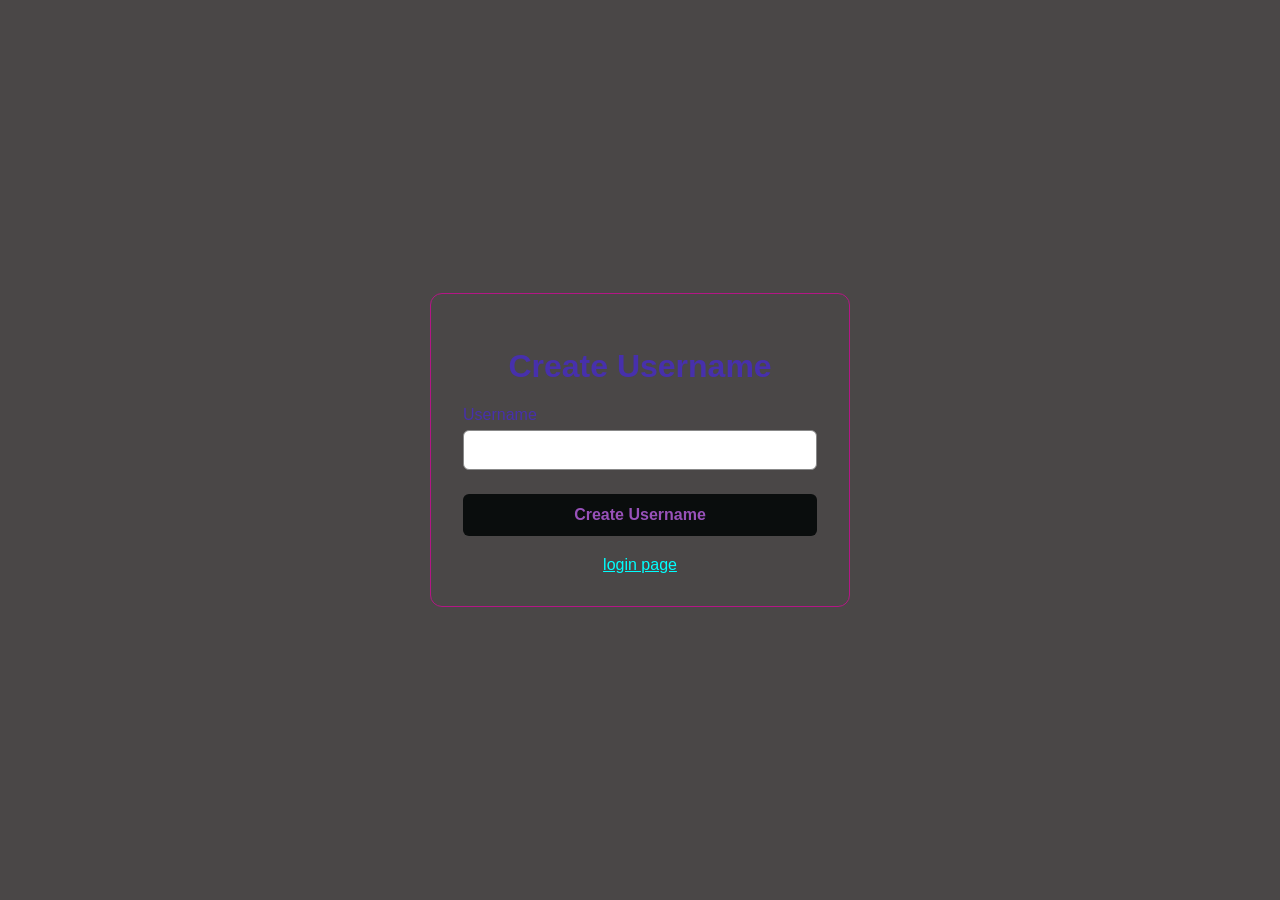
<file: create-username.html>
<!DOCTYPE html>
<html lang="en">
<head>
    <meta charset="UTF-8">
    <meta name="viewport" content="width=device-width, initial-scale=1.0">
    <title>Create Username - Student Wish</title>
    <style>
        body {
            display: grid;
            min-height: 100vh;
            margin: 0;
            place-items: center;
            background-color: rgb(74, 71, 71);
            color: rgb(71, 48, 172);
            font-family: Arial, sans-serif;
        }

        main {
            width: min(100% - 32px, 420px);
            padding: 32px;
            box-sizing: border-box;
            border: 1px solid rgb(180, 22, 133);
            border-radius: 12px;
        }

        h1 {
            text-align: center;
        }

        label {
            display: block;
            margin-top: 18px;
        }

        input {
            width: 100%;
            margin-top: 6px;
            padding: 10px;
            box-sizing: border-box;
            border: 1px solid #888;
            border-radius: 6px;
            font: inherit;
        }

        button {
            width: 100%;
            margin-top: 24px;
            padding: 12px;
            border: 0;
            border-radius: 6px;
            background-color: rgb(10, 13, 13);
            color: rgb(152, 81, 185);
            font: inherit;
            font-weight: bold;
            cursor: pointer;
        }

        .back-link {
            display: block;
            margin-top: 20px;
            color: aqua;
            text-align: center;
        }
    </style>
    <link rel="stylesheet" href="theme.css">
    <script src="theme.js"></script>
<body>
    <main>
        <h1>Create Username</h1>
        <form id="create-username-form">
            <label for="username">Username</label>
            <input id="username" name="username" type="text" autocomplete="username" minlength="3" required>
            <button type="submit">Create Username</button>
        </form>
        <a class="back-link" href="index.html">login page</a>
    </main>
    <script>
        document.getElementById("create-username-form").addEventListener("submit", function (event) {
            event.preventDefault();
            const username = document.getElementById("username").value.trim();
            localStorage.setItem("studentWishUsername", username);
            window.location.href = "profile.html";
        });
    </script>
</body>
</html>
</file>
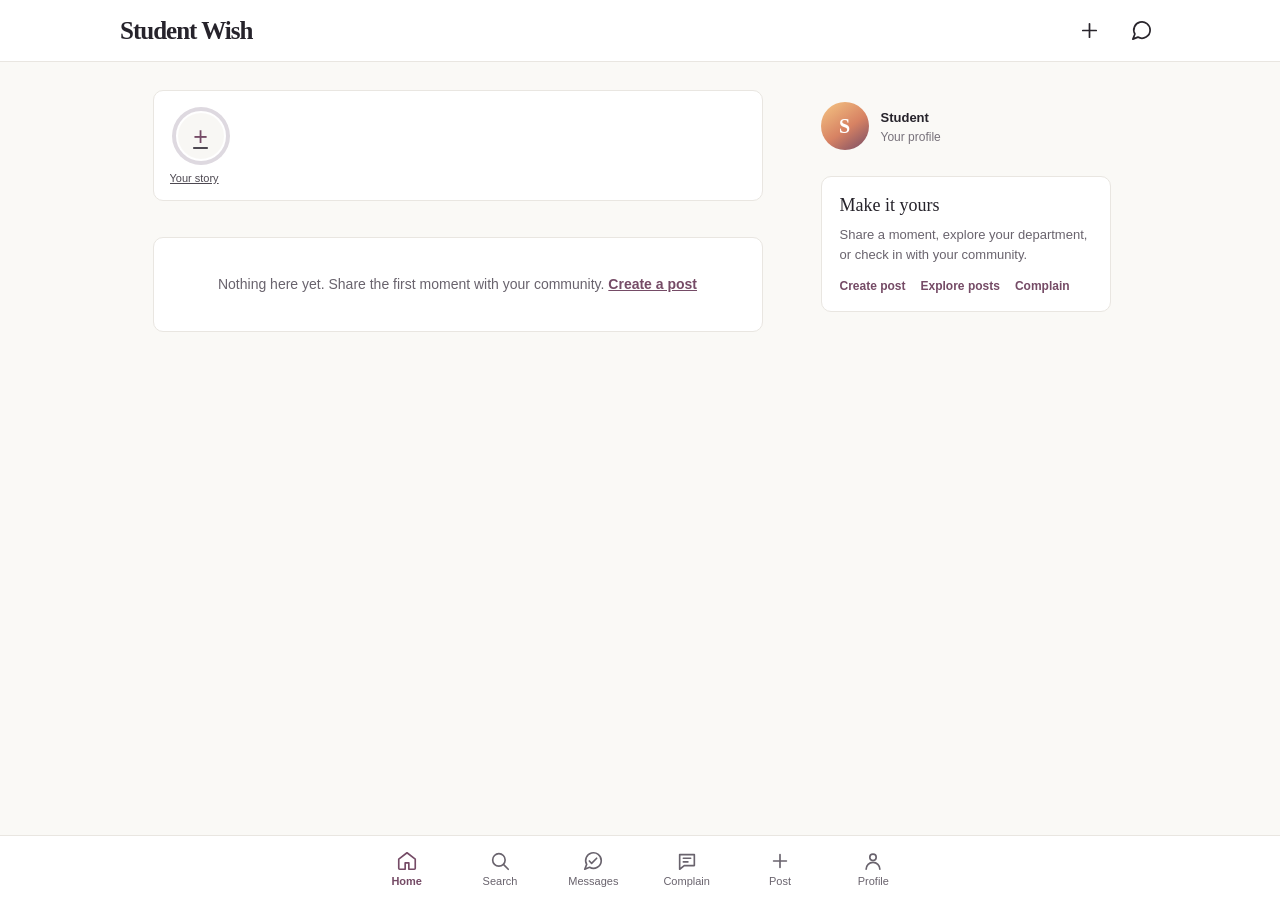
<file: home page.html>
<!DOCTYPE html>
<html lang="en">
<head>
    <meta charset="UTF-8">
    <meta name="viewport" content="width=device-width, initial-scale=1.0">
    <meta name="theme-color" content="#faf9f6">
    <title>Home - Student Wish</title>
    <link rel="stylesheet" href="theme.css">
    <script src="theme.js"></script>
    <style>
        :root { color-scheme: light; font-family: Arial, sans-serif; color: #26232b; background: #faf9f6; }
        * { box-sizing: border-box; }
        body { min-height: 100vh; margin: 0; padding-bottom: 78px; background: #faf9f6; }
        button, input { font: inherit; }
        .topbar { position: sticky; z-index: 5; top: 0; display: flex; height: 62px; align-items: center; justify-content: space-between; padding: 0 max(20px, calc((100vw - 1040px) / 2)); border-bottom: 1px solid #e9e6e1; background: #fff; }
        .brand { color: #26232b; font: bold 25px Georgia, serif; letter-spacing: -1px; text-decoration: none; }
        .top-actions { display: flex; align-items: center; gap: 14px; }
        .icon-link { display: grid; width: 38px; height: 38px; place-items: center; border-radius: 50%; color: #29252c; text-decoration: none; }
        .icon-link:hover { background: #f3f0ed; }
        .icon-link svg, .bottom-nav svg { width: 23px; height: 23px; fill: none; stroke: currentColor; stroke-linecap: round; stroke-linejoin: round; stroke-width: 1.8; }
        .page-layout { display: grid; width: min(100% - 32px, 975px); grid-template-columns: minmax(0, 610px) 290px; gap: 58px; margin: 28px auto; }
        .feed-column { min-width: 0; }
        .stories { display: flex; gap: 16px; overflow-x: auto; margin-bottom: 22px; padding: 16px; border: 1px solid #e9e6e1; border-radius: 10px; background: #fff; scrollbar-width: thin; }
        .story { display: grid; min-width: 62px; justify-items: center; gap: 7px; padding: 0; border: 0; background: transparent; color: #4d4851; font-size: 11px; cursor: pointer; }
        .story-ring { display: grid; width: 58px; height: 58px; place-items: center; padding: 3px; border-radius: 50%; background: linear-gradient(35deg, #f7a63b, #e74973 52%, #9254c8); }
        .story:first-child .story-ring { background: #ded9e0; }
        .story-avatar, .post-avatar, .profile-avatar { display: grid; place-items: center; border-radius: 50%; background: linear-gradient(145deg, #f6c784, #d78263 55%, #754b66); color: white; font-family: Georgia, serif; font-weight: bold; }
        .story-avatar { width: 50px; height: 50px; border: 2px solid white; font-size: 18px; }
        .story:first-child .story-avatar { background: #f8f7f4; color: #754b66; font: 25px Arial, sans-serif; }
        .story-name { overflow: hidden; width: 62px; text-overflow: ellipsis; white-space: nowrap; }
        .feed-heading, .visually-hidden { position: absolute; width: 1px; height: 1px; padding: 0; overflow: hidden; clip: rect(0, 0, 0, 0); white-space: nowrap; clip-path: inset(50%); }
        .feed { display: grid; gap: 22px; }
        .post-card { overflow: hidden; border: 1px solid #e9e6e1; border-radius: 10px; background: #fff; }
        .post-header { display: flex; min-height: 62px; align-items: center; gap: 11px; padding: 10px 14px; }
        .post-avatar { width: 38px; height: 38px; flex: 0 0 auto; font-size: 16px; }
        .post-author-details { min-width: 0; flex: 1; }
        .post-author { overflow: hidden; color: #29252c; font-size: 13px; font-weight: bold; text-overflow: ellipsis; white-space: nowrap; }
        .post-meta { margin-top: 3px; color: #77717a; font-size: 11px; }
        .post-menu { color: #514c54; font-size: 20px; letter-spacing: 2px; }
        .post-photo { display: block; width: 100%; max-height: 720px; aspect-ratio: 1 / 1; object-fit: cover; background: #f0eeeb; }
        .post-text-card { display: grid; min-height: 190px; place-items: center; padding: 34px; background: linear-gradient(145deg, #f6eee7, #eee8f1); color: #46364a; font: clamp(19px, 4vw, 29px)/1.45 Georgia, serif; text-align: center; overflow-wrap: anywhere; white-space: pre-wrap; }
        .post-actions { display: flex; align-items: center; gap: 14px; padding: 10px 14px 0; }
        .post-action { display: inline-flex; align-items: center; gap: 5px; padding: 4px 0; border: 0; background: none; color: #38323c; font-size: 13px; cursor: pointer; }
        .post-action svg { width: 23px; height: 23px; fill: none; stroke: currentColor; stroke-linecap: round; stroke-linejoin: round; stroke-width: 1.8; }
        .like-button[aria-pressed="true"], .like-button[aria-pressed="true"] svg { color: #d83f61; }
        .like-button[aria-pressed="true"] svg { fill: #d83f61; }
        .like-count { margin: 7px 14px 0; color: #39343c; font-size: 12px; font-weight: bold; }
        .post-caption { margin: 8px 14px 0; color: #39343c; font-size: 13px; line-height: 1.5; overflow-wrap: anywhere; white-space: pre-wrap; }
        .caption-author, .comment-author { margin-right: 5px; font-weight: bold; }
        .comments-toggle { margin: 8px 14px 0; padding: 0; border: 0; background: none; color: #77717a; font-size: 12px; cursor: pointer; }
        .comments-section { padding: 9px 14px 14px; }
        .comments-section[hidden] { display: none; }
        .comment-list { display: grid; gap: 7px; margin: 0 0 10px; padding: 0; list-style: none; }
        .comment { font-size: 12px; line-height: 1.4; overflow-wrap: anywhere; }
        .comment-form { display: flex; gap: 8px; }
        .comment-input { min-width: 0; flex: 1; padding: 9px 0; border: 0; border-bottom: 1px solid #e9e6e1; background: transparent; color: inherit; font-size: 13px; }
        .comment-input:focus { outline: none; border-color: #754b66; }
        .comment-submit { border: 0; background: none; color: #754b66; font-size: 13px; font-weight: bold; cursor: pointer; }
        .feed-status, .empty-feed { color: #69636d; font-size: 14px; line-height: 1.5; }
        .empty-feed { padding: 36px 24px; border: 1px solid #e9e6e1; border-radius: 10px; background: white; text-align: center; }
        .empty-feed a { color: #754b66; font-weight: bold; }
        .sidebar { position: sticky; top: 90px; align-self: start; padding-top: 12px; }
        .profile-shortcut { display: flex; align-items: center; gap: 12px; margin-bottom: 26px; color: inherit; text-decoration: none; }
        .profile-avatar { width: 48px; height: 48px; font-size: 20px; }
        .profile-shortcut-name { font-size: 13px; font-weight: bold; }
        .profile-shortcut-label { display: block; margin-top: 4px; color: #77717a; font-size: 12px; }
        .sidebar-card { padding: 18px; border: 1px solid #e9e6e1; border-radius: 10px; background: white; }
        .sidebar-card h2 { margin: 0 0 9px; font: 18px Georgia, serif; }
        .sidebar-card p { margin: 0; color: #69636d; font-size: 13px; line-height: 1.5; }
        .sidebar-links { display: flex; flex-wrap: wrap; gap: 10px 15px; margin-top: 15px; }
        .sidebar-links a { color: #754b66; font-size: 12px; font-weight: bold; text-decoration: none; }
        .bottom-nav { position: fixed; z-index: 10; right: 0; bottom: 0; left: 0; display: flex; justify-content: center; padding: 8px 12px max(8px, env(safe-area-inset-bottom)); border-top: 1px solid #e9e6e1; background: #fff; }
        .bottom-nav-inner { display: grid; width: min(100%, 560px); grid-template-columns: repeat(6, 1fr); }
        .bottom-nav a { display: flex; min-height: 48px; flex-direction: column; align-items: center; justify-content: center; gap: 3px; border-radius: 8px; color: #69636d; font-size: 11px; text-decoration: none; }
        .bottom-nav a[aria-current="page"] { color: #754b66; font-weight: bold; }
        .bottom-nav svg { width: 22px; height: 22px; }
        @media (max-width: 800px) { .page-layout { display: block; width: min(100% - 24px, 610px); margin: 16px auto; } .sidebar { display: none; } .stories { margin-bottom: 14px; } }
        @media (max-width: 560px) {
            .topbar { height: 56px; padding: 0 16px; } .brand { font-size: 23px; } .top-actions { gap: 8px; }
            .page-layout { width: 100%; margin: 0 auto; } .stories { margin: 0 0 10px; padding: 14px 12px; border-right: 0; border-left: 0; border-radius: 0; }
            .feed { gap: 10px; } .post-card { border-right: 0; border-left: 0; border-radius: 0; } .post-photo { max-height: 620px; }
        }
        :root[data-theme="dark"] body { background: #17151a !important; color: #eee9f0 !important; }
        :root[data-theme="dark"] body * { color: #eee9f0 !important; }
        :root[data-theme="dark"] body :is(.topbar, .stories, .post-card, .sidebar-card, .bottom-nav, .empty-feed) {
            border-color: #494451 !important;
            background-color: #24212a !important;
        }
        :root[data-theme="dark"] body .post-text-card { background: #302c36 !important; }
        :root[data-theme="dark"] body a { color: #e8a6cb !important; }
        :root[data-theme="dark"] body .like-button[aria-pressed="true"] { color: #ff829d !important; }
        :root[data-theme="dark"] body .post-meta,
        :root[data-theme="dark"] body .profile-shortcut-label,
        :root[data-theme="dark"] body .feed-status { color: #c1bac7 !important; }
    </style>
</head>
<body>
    <header class="topbar">
        <a class="brand" href="home%20page.html">Student Wish</a>
        <nav class="top-actions" aria-label="Quick actions">
            <a class="icon-link" href="posts.html" aria-label="Create a post" title="Create a post"><svg viewBox="0 0 24 24" aria-hidden="true"><path d="M12 5v14M5 12h14"></path></svg></a>
            <a class="icon-link" href="message%20page.html" aria-label="Messages" title="Messages"><svg viewBox="0 0 24 24" aria-hidden="true"><path d="M21 11.5a8.5 8.5 0 0 1-12.7 7.4L3 21l2.1-5.3A8.5 8.5 0 1 1 21 11.5Z"></path></svg></a>
        </nav>
    </header>
    <main class="page-layout">
        <section class="feed-column" aria-labelledby="feed-heading">
            <h1 class="feed-heading" id="feed-heading">Home feed</h1>
            <section class="stories" id="stories" aria-label="Stories"></section>
            <p class="feed-status" id="feed-status" role="status" aria-live="polite"></p>
            <section class="feed" id="post-feed" aria-label="Recent posts"></section>
        </section>
        <aside class="sidebar" aria-label="Your profile and shortcuts">
            <a class="profile-shortcut" href="profile.html">
                <span class="profile-avatar" id="profile-avatar" aria-hidden="true">S</span>
                <span><span class="profile-shortcut-name" id="profile-name">Student</span><span class="profile-shortcut-label">Your profile</span></span>
            </a>
            <section class="sidebar-card">
                <h2>Make it yours</h2>
                <p>Share a moment, explore your department, or check in with your community.</p>
                <nav class="sidebar-links" aria-label="Explore Student Wish"><a href="posts.html">Create post</a><a href="search.html">Explore posts</a><a href="complaint-box.html">Complain</a></nav>
            </section>
        </aside>
    </main>
    <nav class="bottom-nav" aria-label="Main navigation">
        <div class="bottom-nav-inner">
            <a href="home%20page.html" aria-current="page"><svg viewBox="0 0 24 24" aria-hidden="true"><path d="m3 10 9-7 9 7v10a1 1 0 0 1-1 1h-6v-7h-4v7H4a1 1 0 0 1-1-1z"></path></svg><span>Home</span></a>
            <a href="search.html"><svg viewBox="0 0 24 24" aria-hidden="true"><circle cx="10.8" cy="10.8" r="6.8"></circle><path d="m16 16 5 5"></path></svg><span>Search</span></a>
            <a href="message%20page.html"><svg viewBox="0 0 24 24" aria-hidden="true"><path d="M21 11.5a8.5 8.5 0 0 1-12.7 7.4L3 21l2.1-5.3A8.5 8.5 0 1 1 21 11.5Z"></path><path d="m8 12 2.5 2.5L16 9"></path></svg><span>Messages</span></a>
            <a href="complaint-box.html"><svg viewBox="0 0 24 24" aria-hidden="true"><path d="M4 5h16v12H9l-5 4z"></path><path d="M8 9h8M8 13h5"></path></svg><span>Complain</span></a>
            <a href="posts.html"><svg viewBox="0 0 24 24" aria-hidden="true"><path d="M12 5v14M5 12h14"></path></svg><span>Post</span></a>
            <a href="profile.html"><svg viewBox="0 0 24 24" aria-hidden="true"><circle cx="12" cy="8" r="3.5"></circle><path d="M4.5 21a7.5 7.5 0 0 1 15 0"></path></svg><span>Profile</span></a>
        </div>
    </nav>
    <script>
        const currentUser = localStorage.getItem("studentWishUsername") || "Student";
        const databaseNames = ["student-wish-profile", "student-wish-admin-profile"];
        const postFeed = document.getElementById("post-feed");
        const feedStatus = document.getElementById("feed-status");
        const stories = document.getElementById("stories");
        const openDatabases = [];
        let posts = [];
        let postImageUrls = [];
        document.getElementById("profile-name").textContent = currentUser;
        document.getElementById("profile-avatar").textContent = currentUser.charAt(0).toUpperCase();

        function openPostDatabase(name) {
            return new Promise(function (resolve, reject) {
                if (!window.indexedDB) return reject(new Error("Post storage is not available in this browser."));
                const request = indexedDB.open(name, 1);
                request.onupgradeneeded = function () {
                    if (!request.result.objectStoreNames.contains("posts")) request.result.createObjectStore("posts", { keyPath: "id" });
                };
                request.onsuccess = function () { resolve(request.result); };
                request.onerror = function () { reject(request.error || new Error("Could not open post storage.")); };
            });
        }

        function loadPosts(database) {
            return new Promise(function (resolve, reject) {
                const transaction = database.transaction("posts", "readonly");
                const request = transaction.objectStore("posts").getAll();
                request.onsuccess = function () {
                    resolve(request.result.map(function (post) { return Object.assign({ databaseName: database.name }, post); }));
                };
                request.onerror = function () { reject(request.error || new Error("Could not load posts.")); };
                transaction.onabort = function () { reject(transaction.error || new Error("Could not load posts.")); };
            });
        }

        function savePost(post) {
            const database = openDatabases.find(function (item) { return item.name === post.databaseName; });
            if (!database) return Promise.reject(new Error("Post storage is not available."));
            return new Promise(function (resolve, reject) {
                const storedPost = Object.assign({}, post);
                delete storedPost.databaseName;
                const transaction = database.transaction("posts", "readwrite");
                transaction.objectStore("posts").put(storedPost);
                transaction.oncomplete = resolve;
                transaction.onerror = function () { reject(transaction.error || new Error("Could not save your change.")); };
                transaction.onabort = function () { reject(transaction.error || new Error("Could not save your change.")); };
            });
        }

        function formatPostTime(timestamp) {
            if (!timestamp || !Number.isFinite(Number(timestamp))) return "Recently";
            const elapsed = Math.max(0, Math.floor((Date.now() - Number(timestamp)) / 1000));
            const units = [["year", 31536000], ["month", 2592000], ["week", 604800], ["day", 86400], ["hour", 3600], ["minute", 60]];
            for (const unit of units) {
                const count = Math.floor(elapsed / unit[1]);
                if (count >= 1) return count + " " + unit[0] + (count === 1 ? "" : "s") + " ago";
            }
            return "Just now";
        }

        function renderStories(feedPosts) {
            stories.replaceChildren();
            const ownStory = document.createElement("a");
            ownStory.className = "story";
            ownStory.href = "posts.html";
            ownStory.setAttribute("aria-label", "Create a post");
            ownStory.innerHTML = '<span class="story-ring"><span class="story-avatar" aria-hidden="true">+</span></span><span class="story-name">Your story</span>';
            stories.append(ownStory);
            const authors = [];
            feedPosts.forEach(function (post) {
                const name = post.author || (post.databaseName === "student-wish-admin-profile" ? "Admin" : currentUser);
                if (name.toLocaleLowerCase() !== currentUser.toLocaleLowerCase() &&
                    !authors.some(function (entry) { return entry.name.toLocaleLowerCase() === name.toLocaleLowerCase(); })) {
                    authors.push({ name: name, postId: post.id, databaseName: post.databaseName });
                }
            });
            authors.slice(0, 10).forEach(function (entry) {
                const story = document.createElement("button");
                story.className = "story";
                story.type = "button";
                story.dataset.postId = entry.postId;
                story.dataset.databaseName = entry.databaseName;
                story.setAttribute("aria-label", "View " + entry.name + "'s latest post");
                const ring = document.createElement("span");
                ring.className = "story-ring";
                const avatar = document.createElement("span");
                avatar.className = "story-avatar";
                avatar.setAttribute("aria-hidden", "true");
                avatar.textContent = entry.name.charAt(0).toUpperCase();
                ring.append(avatar);
                const name = document.createElement("span");
                name.className = "story-name";
                name.textContent = entry.name;
                story.append(ring, name);
                stories.append(story);
            });
        }

        function createPostCard(post) {
            const authorName = post.author || (post.databaseName === "student-wish-admin-profile" ? "Admin" : currentUser);
            const comments = Array.isArray(post.comments) ? post.comments : [];
            const likes = Array.isArray(post.likes) ? post.likes : [];
            const card = document.createElement("article");
            card.className = "post-card";
            card.id = "post-" + encodeURIComponent(post.databaseName) + "-" + encodeURIComponent(post.id);
            const header = document.createElement("header");
            header.className = "post-header";
            const avatar = document.createElement("span");
            avatar.className = "post-avatar";
            avatar.setAttribute("aria-hidden", "true");
            avatar.textContent = authorName.charAt(0).toUpperCase();
            const details = document.createElement("div");
            details.className = "post-author-details";
            const author = document.createElement("div");
            author.className = "post-author";
            author.textContent = authorName;
            const meta = document.createElement("div");
            meta.className = "post-meta";
            meta.textContent = [post.department, formatPostTime(post.createdAt)].filter(Boolean).join(" · ");
            details.append(author, meta);
            const menu = document.createElement("span");
            menu.className = "post-menu";
            menu.setAttribute("aria-hidden", "true");
            menu.textContent = "···";
            header.append(avatar, details, menu);
            card.append(header);
            if (post.photo instanceof Blob) {
                const image = document.createElement("img");
                const url = URL.createObjectURL(post.photo);
                postImageUrls.push(url);
                image.className = "post-photo";
                image.src = url;
                image.alt = post.caption ? "Photo shared by " + authorName + ": " + post.caption : "Photo shared by " + authorName;
                card.append(image);
            } else if (post.caption) {
                const text = document.createElement("div");
                text.className = "post-text-card";
                text.textContent = post.caption;
                card.append(text);
            }
            const actions = document.createElement("div");
            actions.className = "post-actions";
            const like = document.createElement("button");
            like.className = "post-action like-button";
            like.type = "button";
            like.dataset.postId = post.id;
            like.dataset.databaseName = post.databaseName;
            like.setAttribute("aria-pressed", String(likes.includes(currentUser)));
            like.setAttribute("aria-label", likes.includes(currentUser) ? "Unlike post" : "Like post");
            like.innerHTML = '<svg viewBox="0 0 24 24" aria-hidden="true"><path d="M20.8 8.8c0 5.3-8.8 11-8.8 11s-8.8-5.7-8.8-11a4.7 4.7 0 0 1 8.8-2.3 4.7 4.7 0 0 1 8.8 2.3Z"></path></svg><span class="visually-hidden">Like</span>';
            const commentIcon = document.createElement("button");
            commentIcon.className = "post-action comments-toggle";
            commentIcon.type = "button";
            commentIcon.dataset.postId = post.id;
            commentIcon.dataset.databaseName = post.databaseName;
            commentIcon.setAttribute("aria-label", "Show comments");
            commentIcon.innerHTML = '<svg viewBox="0 0 24 24" aria-hidden="true"><path d="M21 11.5a8.5 8.5 0 0 1-12.7 7.4L3 21l2.1-5.3A8.5 8.5 0 1 1 21 11.5Z"></path></svg><span class="visually-hidden">Comment</span>';
            actions.append(like, commentIcon);
            card.append(actions);
            const likeCount = document.createElement("p");
            likeCount.className = "like-count";
            likeCount.textContent = likes.length ? likes.length + (likes.length === 1 ? " like" : " likes") : "Be the first to like this";
            card.append(likeCount);
            if (post.caption && post.photo) {
                const caption = document.createElement("p");
                caption.className = "post-caption";
                const captionAuthor = document.createElement("span");
                captionAuthor.className = "caption-author";
                captionAuthor.textContent = authorName;
                const text = document.createElement("span");
                text.textContent = post.caption;
                caption.append(captionAuthor, text);
                card.append(caption);
            }
            const toggle = document.createElement("button");
            toggle.className = "comments-toggle";
            toggle.type = "button";
            toggle.dataset.postId = post.id;
            toggle.dataset.databaseName = post.databaseName;
            toggle.textContent = comments.length ? "View all " + comments.length + " comments" : "Add a comment";
            card.append(toggle);
            const section = document.createElement("section");
            section.className = "comments-section";
            section.hidden = true;
            const list = document.createElement("ul");
            list.className = "comment-list";
            comments.forEach(function (comment) {
                const item = document.createElement("li");
                item.className = "comment";
                const name = document.createElement("span");
                name.className = "comment-author";
                name.textContent = comment.author || "Student";
                const text = document.createElement("span");
                text.textContent = comment.text || "";
                item.append(name, text);
                list.append(item);
            });
            const form = document.createElement("form");
            form.className = "comment-form";
            form.dataset.postId = post.id;
            form.dataset.databaseName = post.databaseName;
            const input = document.createElement("input");
            input.className = "comment-input";
            input.name = "comment";
            input.maxLength = 300;
            input.placeholder = "Add a comment...";
            input.setAttribute("aria-label", "Write a comment");
            input.required = true;
            const submit = document.createElement("button");
            submit.className = "comment-submit";
            submit.type = "submit";
            submit.textContent = "Post";
            form.append(input, submit);
            section.append(list, form);
            card.append(section);
            return card;
        }

        function renderPosts(items) {
            postImageUrls.forEach(URL.revokeObjectURL);
            postImageUrls = [];
            posts = items.slice().sort(function (a, b) { return Number(b.createdAt) - Number(a.createdAt); });
            renderStories(posts);
            postFeed.replaceChildren();
            if (!posts.length) {
                const empty = document.createElement("p");
                empty.className = "empty-feed";
                empty.innerHTML = 'Nothing here yet. Share the first moment with your community. <a href="posts.html">Create a post</a>';
                postFeed.append(empty);
                return;
            }
            posts.forEach(function (post) { postFeed.append(createPostCard(post)); });
        }

        function refreshPosts() {
            return Promise.all(openDatabases.map(loadPosts)).then(function (items) {
                renderPosts(items.reduce(function (all, group) { return all.concat(group); }, []));
            });
        }

        function updatePostById(id, databaseName, update) {
            const post = posts.find(function (item) { return item.id === id && item.databaseName === databaseName; });
            if (!post) return Promise.reject(new Error("This post could not be found."));
            update(post);
            return savePost(post);
        }

        stories.addEventListener("click", function (event) {
            const story = event.target.closest("button.story");
            if (!story) return;
            const card = document.getElementById("post-" + encodeURIComponent(story.dataset.databaseName) + "-" + encodeURIComponent(story.dataset.postId));
            if (card) card.scrollIntoView({ behavior: "smooth", block: "start" });
        });
        postFeed.addEventListener("click", function (event) {
            const button = event.target.closest("button");
            if (!button) return;
            if (button.classList.contains("comments-toggle")) {
                const section = button.closest(".post-card").querySelector(".comments-section");
                section.hidden = !section.hidden;
                if (!section.hidden) section.querySelector(".comment-input").focus();
                return;
            }
            if (!button.classList.contains("like-button")) return;
            button.disabled = true;
            updatePostById(button.dataset.postId, button.dataset.databaseName, function (post) {
                post.likes = Array.isArray(post.likes) ? post.likes : [];
                const index = post.likes.indexOf(currentUser);
                if (index >= 0) post.likes.splice(index, 1);
                else post.likes.push(currentUser);
            }).then(refreshPosts).catch(function (error) {
                feedStatus.textContent = error.message;
                button.disabled = false;
            });
        });
        postFeed.addEventListener("submit", function (event) {
            if (!event.target.matches(".comment-form")) return;
            event.preventDefault();
            const form = event.target;
            const input = form.elements.comment;
            const text = input.value.trim();
            if (!text) return;
            const submit = form.querySelector("button[type='submit']");
            submit.disabled = true;
            updatePostById(form.dataset.postId, form.dataset.databaseName, function (post) {
                post.comments = Array.isArray(post.comments) ? post.comments : [];
                post.comments.push({ author: currentUser, text: text, createdAt: Date.now() });
            }).then(refreshPosts).catch(function (error) {
                feedStatus.textContent = error.message;
                submit.disabled = false;
            });
        });
        Promise.all(databaseNames.map(openPostDatabase)).then(function (databases) {
            openDatabases.push.apply(openDatabases, databases);
            return refreshPosts();
        }).catch(function (error) { feedStatus.textContent = error.message; });
        window.addEventListener("beforeunload", function () {
            postImageUrls.forEach(URL.revokeObjectURL);
            openDatabases.forEach(function (database) { database.close(); });
        });
    </script>
</body>
</html>
</file>
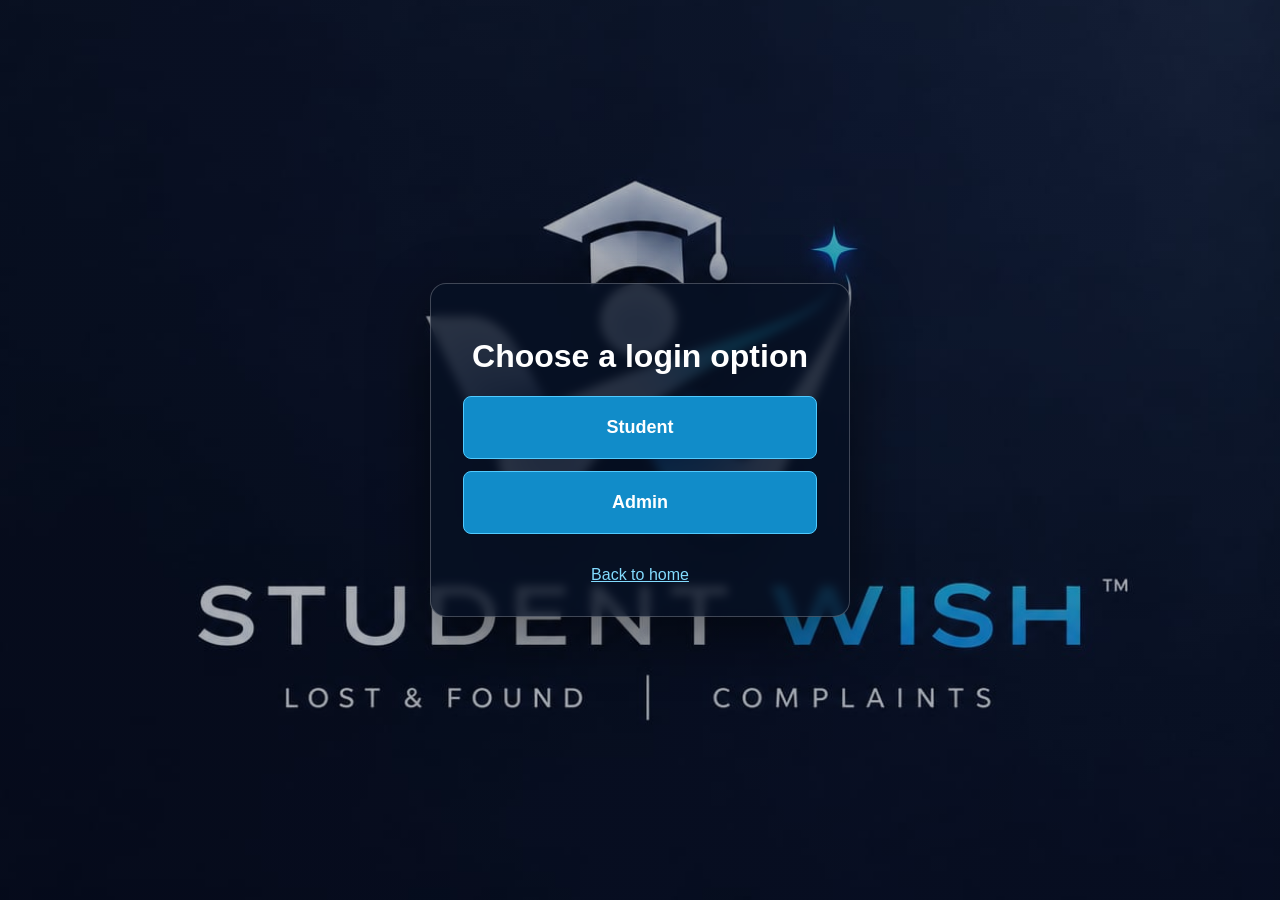
<file: login.html>
<!DOCTYPE html>
<html lang="en">
<head>
    <meta charset="UTF-8">
    <meta name="viewport" content="width=device-width, initial-scale=1.0">
    <title>Login Options - Student Wish</title>
    <style>
        body {
            display: grid;
            min-height: 100vh;
            margin: 0;
            place-items: center;
            color: white;
            font-family: Arial, sans-serif;
            text-align: center;
        }

        main {
            width: min(100% - 32px, 420px);
            padding: 32px;
            border: 1px solid #ffffff3b;
            border-radius: 16px;
            background: #071124c9;
            box-shadow: 0 18px 60px #0007;
            backdrop-filter: blur(5px);
            box-sizing: border-box;
        }

        .login-option {
            display: block;
            margin: 12px 0;
            padding: 20px;
            border: 1px solid #50caff;
            border-radius: 8px;
            background-color: #118cc9;
            color: white;
            font-size: 18px;
            font-weight: bold;
            text-decoration: none;
        }

        .login-option:hover,
        .login-option:focus-visible {
            background-color: #0873a8;
        }

        .back-link {
            display: inline-block;
            margin-top: 20px;
            color: #83dcff;
        }
    </style>
    <link rel="stylesheet" href="theme.css">
    <script src="theme.js"></script>
</head>
<body class="image-background-page">
    <main>
        <h1>Choose a login option</h1>
        <a class="login-option" href="sinin.html">Student</a>
        <a class="login-option" href="admin-login.html">Admin</a>
        <a class="back-link" href="index.html">Back to home</a>
    </main>
</body>
</html>
</file>
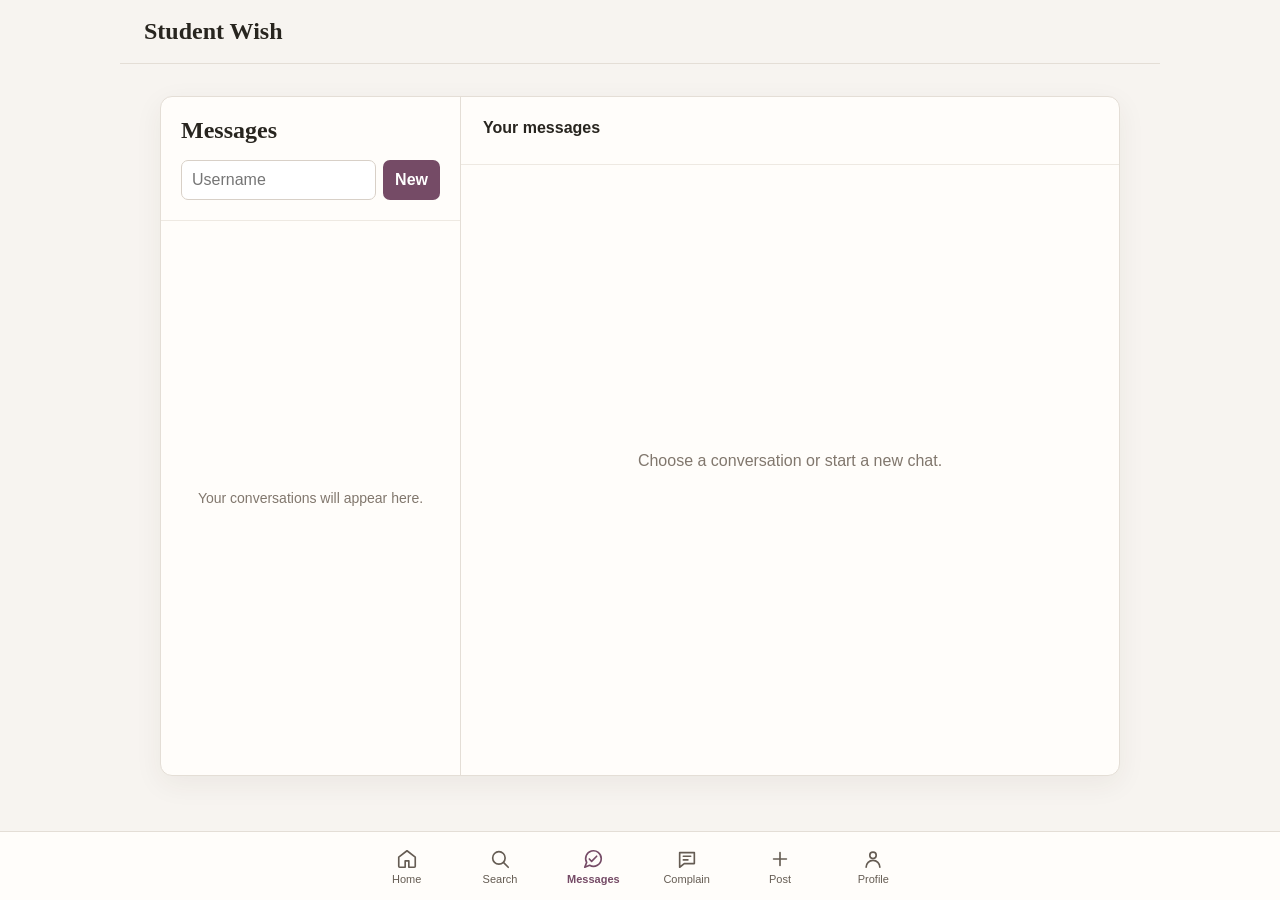
<file: message page.html>
<!DOCTYPE html>
<html lang="en">
<head>
    <meta charset="UTF-8">
    <meta name="viewport" content="width=device-width, initial-scale=1.0">
    <meta name="theme-color" content="#f7f4f0">
    <title>Messages - Student Wish</title>
    <style>
        :root {
            color-scheme: light;
            font-family: Arial, sans-serif;
            color: #28251f;
            background: #f7f4f0;
        }

        * {
            box-sizing: border-box;
        }

        body {
            min-height: 100vh;
            margin: 0;
            padding-bottom: 84px;
        }

        .topbar {
            display: flex;
            align-items: center;
            justify-content: space-between;
            max-width: 1040px;
            margin: 0 auto;
            padding: 18px 24px;
            border-bottom: 1px solid #e4ded6;
        }

        .brand {
            color: #28251f;
            font-family: Georgia, serif;
            font-size: 24px;
            font-weight: bold;
            text-decoration: none;
        }

        .inbox {
            display: grid;
            width: min(100% - 32px, 960px);
            min-height: min(680px, calc(100vh - 180px));
            grid-template-columns: minmax(220px, 300px) minmax(0, 1fr);
            margin: 32px auto;
            overflow: hidden;
            border: 1px solid #e4ded6;
            border-radius: 12px;
            background: #fffdfa;
            box-shadow: 0 8px 28px #422a2710;
        }

        .conversation-sidebar {
            display: flex;
            min-width: 0;
            flex-direction: column;
            border-right: 1px solid #e4ded6;
        }

        .sidebar-header {
            padding: 20px;
            border-bottom: 1px solid #eee9e2;
        }

        .sidebar-header h1 {
            margin: 0 0 16px;
            font-family: Georgia, serif;
            font-size: 24px;
        }

        .new-chat-form {
            display: flex;
            gap: 7px;
        }

        .new-chat-form input,
        .message-form input {
            min-width: 0;
            flex: 1;
            padding: 10px;
            border: 1px solid #d8d0c7;
            border-radius: 7px;
            font: inherit;
        }

        button {
            border: 0;
            border-radius: 7px;
            background: #754b66;
            color: white;
            font: inherit;
            font-weight: bold;
            cursor: pointer;
        }

        button:disabled {
            cursor: wait;
            opacity: 0.6;
        }

        .new-chat-form button {
            padding: 0 12px;
        }

        .conversation-list {
            display: flex;
            flex: 1;
            flex-direction: column;
            gap: 3px;
            margin: 0;
            padding: 8px;
            overflow-y: auto;
            list-style: none;
        }

        .conversation-button {
            display: flex;
            width: 100%;
            align-items: center;
            gap: 12px;
            padding: 12px;
            background: transparent;
            color: #28251f;
            text-align: left;
            font-weight: normal;
        }

        .conversation-button:hover,
        .conversation-button[aria-current="true"] {
            background: #f3eee8;
        }

        .conversation-avatar {
            display: grid;
            width: 42px;
            height: 42px;
            flex: 0 0 auto;
            place-items: center;
            border-radius: 50%;
            background: linear-gradient(145deg, #f5c784, #d78263 55%, #754b66);
            color: white;
            font-family: Georgia, serif;
            font-size: 18px;
        }

        .conversation-name {
            overflow: hidden;
            font-size: 14px;
            font-weight: bold;
            text-overflow: ellipsis;
        }

        .empty-inbox {
            margin: auto;
            padding: 24px;
            color: #81776d;
            font-size: 14px;
            line-height: 1.5;
            text-align: center;
        }

        .chat-panel {
            display: flex;
            min-width: 0;
            min-height: 0;
            flex-direction: column;
        }

        .chat-header {
            min-height: 68px;
            padding: 22px;
            border-bottom: 1px solid #eee9e2;
            font-weight: bold;
        }

        .message-hint {
            margin: 0;
            padding: 8px 20px 0;
            color: #655c53;
            font-size: 12px;
        }

        .chat-placeholder {
            display: grid;
            flex: 1;
            place-items: center;
            padding: 24px;
            color: #81776d;
            text-align: center;
        }

        .chat-placeholder[hidden] {
            display: none;
        }

        .chat-view {
            display: flex;
            min-height: 0;
            flex: 1;
            flex-direction: column;
        }

        .chat-view[hidden] {
            display: none;
        }

        .message-list {
            display: flex;
            flex: 1;
            flex-direction: column;
            gap: 10px;
            margin: 0;
            padding: 20px;
            overflow-y: auto;
            list-style: none;
        }

        .message-bubble {
            max-width: min(80%, 420px);
            align-self: flex-start;
            padding: 10px 13px;
            border-radius: 16px 16px 16px 4px;
            background: #f0ebe4;
            line-height: 1.45;
            overflow-wrap: anywhere;
        }

        .message-bubble[data-own="true"] {
            align-self: flex-end;
            border-radius: 16px 16px 4px 16px;
            background: #754b66;
            color: white;
        }

        .message-bubble[data-own="true"] {
            user-select: none;
            -webkit-user-select: none;
        }

        .message-text {
            white-space: pre-wrap;
        }

        .message-options,
        .message-edit-actions {
            display: flex;
            gap: 8px;
            margin-top: 9px;
        }

        .message-options[hidden] {
            display: none;
        }

        .message-options button,
        .message-edit-actions button {
            padding: 6px 10px;
            border: 0;
            border-radius: 6px;
            background: #fffdfa;
            color: #28251f;
            font: inherit;
            font-size: 12px;
            font-weight: bold;
            cursor: pointer;
        }

        .message-options button[data-action="delete"] {
            color: #a52b3c;
        }

        .message-edit-form {
            display: grid;
            gap: 8px;
            min-width: min(65vw, 280px);
        }

        .message-edit-form textarea {
            width: 100%;
            min-height: 76px;
            padding: 8px;
            border: 1px solid #d8d0c7;
            border-radius: 7px;
            font: inherit;
            resize: vertical;
        }

        .message-edit-actions button[type="submit"] {
            background: #fffdfa;
        }

        .message-form {
            display: flex;
            gap: 10px;
            padding: 16px;
            border-top: 1px solid #eee9e2;
        }

        .message-form button {
            padding: 0 18px;
        }

        .status {
            min-height: 1.4em;
            margin: 0;
            padding: 0 16px 10px;
            color: #655c53;
            font-size: 13px;
        }

        .visually-hidden {
            position: absolute;
            width: 1px;
            height: 1px;
            padding: 0;
            overflow: hidden;
            clip: rect(0, 0, 0, 0);
            white-space: nowrap;
            clip-path: inset(50%);
        }

        .bottom-nav {
            position: fixed;
            z-index: 10;
            right: 0;
            bottom: 0;
            left: 0;
            display: flex;
            justify-content: center;
            padding: 10px 16px max(10px, env(safe-area-inset-bottom));
            border-top: 1px solid #e4ded6;
            background: #fffdfa;
        }

        .bottom-nav-inner {
            display: grid;
            width: min(100%, 560px);
            grid-template-columns: repeat(6, 1fr);
        }

        .bottom-nav a {
            display: flex;
            min-height: 48px;
            flex-direction: column;
            align-items: center;
            justify-content: center;
            gap: 3px;
            border-radius: 8px;
            color: #655c53;
            font-size: 11px;
            text-decoration: none;
        }

        .bottom-nav a[aria-current="page"] {
            color: #754b66;
            font-weight: bold;
        }

        .bottom-nav svg {
            width: 22px;
            height: 22px;
            fill: none;
            stroke: currentColor;
            stroke-linecap: round;
            stroke-linejoin: round;
            stroke-width: 1.8;
        }

        @media (max-width: 620px) {
            .topbar {
                padding: 16px;
            }

            .inbox {
                width: 100%;
                min-height: calc(100vh - 145px);
                grid-template-columns: minmax(90px, 31%) minmax(0, 1fr);
                margin: 0;
                border-right: 0;
                border-left: 0;
                border-radius: 0;
            }

            .sidebar-header {
                padding: 14px 10px;
            }

            .sidebar-header h1 {
                font-size: 19px;
            }

            .new-chat-form {
                flex-direction: column;
            }

            .new-chat-form button {
                min-height: 36px;
            }

            .conversation-button {
                flex-direction: column;
                gap: 5px;
                padding: 10px 4px;
                text-align: center;
            }

            .conversation-name {
                width: 100%;
                font-size: 12px;
            }

            .chat-header {
                min-height: 58px;
                padding: 18px 12px;
            }

            .message-list {
                padding: 14px 10px;
            }

            .message-form {
                gap: 6px;
                padding: 10px;
            }

            .message-form button {
                padding: 0 12px;
            }
        }
    </style>
    <link rel="stylesheet" href="theme.css">
    <script src="theme.js"></script>
</head>
<body>
    <header class="topbar">
        <a class="brand" href="profile.html">Student Wish</a>
    </header>
    <main class="inbox">
        <aside class="conversation-sidebar" aria-label="Inbox">
            <div class="sidebar-header">
                <h1>Messages</h1>
                <form class="new-chat-form" id="new-chat-form">
                    <label class="visually-hidden" for="recipient-name">Start a chat with</label>
                    <input id="recipient-name" name="recipient" maxlength="40" placeholder="Username" required>
                    <button type="submit">New</button>
                </form>
            </div>
            <ul class="conversation-list" id="conversation-list"></ul>
        </aside>
        <section class="chat-panel" aria-label="Conversation">
            <div class="chat-header" id="chat-header">Your messages</div>
            <div class="chat-placeholder" id="chat-placeholder">Choose a conversation or start a new chat.</div>
            <div class="chat-view" id="chat-view" hidden>
                <p class="message-hint">Long-press one of your messages to edit or delete it.</p>
                <ul class="message-list" id="message-list" aria-live="polite"></ul>
                <form class="message-form" id="message-form">
                    <label class="visually-hidden" for="message-input">Write a message</label>
                    <input id="message-input" name="message" maxlength="1000" placeholder="Message..." autocomplete="off" required>
                    <button type="submit">Send</button>
                </form>
            </div>
            <p class="status" id="message-status" role="status" aria-live="polite"></p>
        </section>
    </main>
    <nav class="bottom-nav" aria-label="Main navigation">
        <div class="bottom-nav-inner">
            <a href="home%20page.html">
                <svg viewBox="0 0 24 24" aria-hidden="true"><path d="m3 10 9-7 9 7v10a1 1 0 0 1-1 1h-6v-7h-4v7H4a1 1 0 0 1-1-1z"></path></svg>
                <span>Home</span>
            </a>
            <a href="search.html">
                <svg viewBox="0 0 24 24" aria-hidden="true"><circle cx="10.8" cy="10.8" r="6.8"></circle><path d="m16 16 5 5"></path></svg>
                <span>Search</span>
            </a>
            <a href="message%20page.html" aria-current="page">
                <svg viewBox="0 0 24 24" aria-hidden="true"><path d="M21 11.5a8.5 8.5 0 0 1-12.7 7.4L3 21l2.1-5.3A8.5 8.5 0 1 1 21 11.5Z"></path><path d="m8 12 2.5 2.5L16 9"></path></svg>
                <span>Messages</span>
            </a>
            <a href="complaint-box.html">
                <svg viewBox="0 0 24 24" aria-hidden="true"><path d="M4 5h16v12H9l-5 4z"></path><path d="M8 9h8M8 13h5"></path></svg>
                <span>Complain</span>
            </a>
            <a href="posts.html">
                <svg viewBox="0 0 24 24" aria-hidden="true"><path d="M12 5v14M5 12h14"></path></svg>
                <span>Post</span>
            </a>
            <a href="profile.html">
                <svg viewBox="0 0 24 24" aria-hidden="true"><circle cx="12" cy="8" r="3.5"></circle><path d="M4.5 21a7.5 7.5 0 0 1 15 0"></path></svg>
                <span>Profile</span>
            </a>
        </div>
    </nav>
    <script>
        const currentUser = localStorage.getItem("studentWishUsername") || "Student";
        const storageKey = "studentWishMessages:" + currentUser.toLowerCase();
        const conversationList = document.getElementById("conversation-list");
        const newChatForm = document.getElementById("new-chat-form");
        const recipientInput = document.getElementById("recipient-name");
        const chatHeader = document.getElementById("chat-header");
        const chatPlaceholder = document.getElementById("chat-placeholder");
        const chatView = document.getElementById("chat-view");
        const messageList = document.getElementById("message-list");
        const messageForm = document.getElementById("message-form");
        const messageInput = document.getElementById("message-input");
        const messageStatus = document.getElementById("message-status");
        let conversations = [];
        let activeConversationId = null;
        let messagePressTimer;
        let pressedMessage;
        let pressStartPoint;

        function loadConversations() {
            const stored = localStorage.getItem(storageKey);
            if (!stored) {
                return [];
            }
            const parsed = JSON.parse(stored);
            if (!Array.isArray(parsed) || parsed.some(function (conversation) {
                return !conversation || typeof conversation.id !== "string" ||
                    typeof conversation.name !== "string" || !Array.isArray(conversation.messages);
            })) {
                throw new Error("Saved messages have an invalid format. Clear this browser's Student Wish message data to continue.");
            }
            return parsed;
        }

        function saveConversations() {
            localStorage.setItem(storageKey, JSON.stringify(conversations));
        }

        function renderConversationList() {
            conversationList.replaceChildren();
            if (conversations.length === 0) {
                const empty = document.createElement("li");
                empty.className = "empty-inbox";
                empty.textContent = "Your conversations will appear here.";
                conversationList.append(empty);
                return;
            }

            conversations.forEach(function (conversation) {
                const item = document.createElement("li");
                const button = document.createElement("button");
                button.type = "button";
                button.className = "conversation-button";
                button.dataset.conversationId = conversation.id;
                button.setAttribute("aria-current", String(conversation.id === activeConversationId));

                const avatar = document.createElement("span");
                avatar.className = "conversation-avatar";
                avatar.setAttribute("aria-hidden", "true");
                avatar.textContent = conversation.name.charAt(0).toUpperCase();

                const name = document.createElement("span");
                name.className = "conversation-name";
                name.textContent = conversation.name;
                button.append(avatar, name);
                item.append(button);
                conversationList.append(item);
            });
        }

        function renderMessages() {
            const conversation = conversations.find(function (item) {
                return item.id === activeConversationId;
            });
            renderConversationList();
            if (!conversation) {
                activeConversationId = null;
                chatHeader.textContent = "Your messages";
                chatPlaceholder.hidden = false;
                chatView.hidden = true;
                return;
            }

            chatHeader.textContent = conversation.name;
            chatPlaceholder.hidden = true;
            chatView.hidden = false;
            messageList.replaceChildren();
            conversation.messages.forEach(function (message) {
                const item = document.createElement("li");
                item.className = "message-bubble";
                item.dataset.own = String(message.author === currentUser);
                item.dataset.messageIndex = String(conversation.messages.indexOf(message));
                const text = document.createElement("span");
                text.className = "message-text";
                text.textContent = message.text;
                item.append(text);
                if (message.author === currentUser) {
                    const options = document.createElement("div");
                    options.className = "message-options";
                    options.hidden = true;
                    options.setAttribute("aria-label", "Message options");
                    const editButton = document.createElement("button");
                    editButton.type = "button";
                    editButton.dataset.action = "edit";
                    editButton.textContent = "Edit";
                    const deleteButton = document.createElement("button");
                    deleteButton.type = "button";
                    deleteButton.dataset.action = "delete";
                    deleteButton.textContent = "Delete";
                    options.append(editButton, deleteButton);
                    item.append(options);
                }
                messageList.append(item);
            });
            messageList.scrollTop = messageList.scrollHeight;
        }

        function showMessageOptions(item) {
            if (item.dataset.own !== "true") {
                return;
            }
            messageList.querySelectorAll(".message-options").forEach(function (options) {
                options.hidden = true;
            });
            const options = item.querySelector(".message-options");
            if (options) {
                options.hidden = false;
            }
        }

        function startMessageEdit(item, message) {
            const text = item.querySelector(".message-text");
            const options = item.querySelector(".message-options");
            if (options) {
                options.hidden = true;
            }
            text.hidden = true;
            const editForm = document.createElement("form");
            editForm.className = "message-edit-form";
            const input = document.createElement("textarea");
            input.maxLength = 1000;
            input.required = true;
            input.setAttribute("aria-label", "Edit message");
            input.value = message.text;
            const buttons = document.createElement("div");
            buttons.className = "message-edit-actions";
            const saveButton = document.createElement("button");
            saveButton.type = "submit";
            saveButton.textContent = "Save";
            const cancelButton = document.createElement("button");
            cancelButton.type = "button";
            cancelButton.textContent = "Cancel";
            buttons.append(saveButton, cancelButton);
            editForm.append(input, buttons);
            item.append(editForm);
            input.focus();
            input.setSelectionRange(input.value.length, input.value.length);

            cancelButton.addEventListener("click", renderMessages);
            editForm.addEventListener("submit", function (event) {
                event.preventDefault();
                const updatedText = input.value.trim();
                if (!updatedText) {
                    messageStatus.textContent = "A message cannot be empty.";
                    return;
                }
                const conversation = conversations.find(function (entry) {
                    return entry.id === activeConversationId;
                });
                if (!conversation || conversation.messages[item.dataset.messageIndex] !== message) {
                    messageStatus.textContent = "This message is no longer available.";
                    renderMessages();
                    return;
                }
                const originalText = message.text;
                message.text = updatedText;
                try {
                    saveConversations();
                    messageStatus.textContent = "Message updated.";
                    renderMessages();
                } catch (error) {
                    message.text = originalText;
                    messageStatus.textContent = "Could not update your message: " + error.message;
                }
            });
        }

        messageList.addEventListener("pointerdown", function (event) {
            const item = event.target.closest(".message-bubble[data-own='true']");
            if (!item || event.target.closest(".message-options, .message-edit-form")) {
                return;
            }
            clearTimeout(messagePressTimer);
            pressedMessage = item;
            pressStartPoint = { x: event.clientX, y: event.clientY, pointerId: event.pointerId };
            messagePressTimer = setTimeout(function () {
                if (pressedMessage === item && item.isConnected) {
                    showMessageOptions(item);
                }
            }, 550);
        });

        document.addEventListener("pointermove", function (event) {
            if (pressedMessage && pressStartPoint && event.pointerId === pressStartPoint.pointerId &&
                Math.hypot(event.clientX - pressStartPoint.x, event.clientY - pressStartPoint.y) > 12) {
                clearTimeout(messagePressTimer);
                pressedMessage = null;
            }
        });

        ["pointerup", "pointercancel"].forEach(function (eventName) {
            document.addEventListener(eventName, function () {
                clearTimeout(messagePressTimer);
                pressedMessage = null;
                pressStartPoint = null;
            });
        });

        messageList.addEventListener("contextmenu", function (event) {
            const item = event.target.closest(".message-bubble[data-own='true']");
            if (item) {
                event.preventDefault();
                showMessageOptions(item);
            }
        });

        messageList.addEventListener("click", function (event) {
            const actionButton = event.target.closest("[data-action]");
            if (!actionButton) {
                return;
            }
            const item = actionButton.closest(".message-bubble[data-own='true']");
            const conversation = conversations.find(function (entry) {
                return entry.id === activeConversationId;
            });
            const message = conversation && conversation.messages[Number(item.dataset.messageIndex)];
            if (!message) {
                messageStatus.textContent = "This message is no longer available.";
                renderMessages();
                return;
            }
            if (actionButton.dataset.action === "edit") {
                startMessageEdit(item, message);
                return;
            }
            if (actionButton.dataset.action === "delete" && window.confirm("Delete this message?")) {
                const messageIndex = conversation.messages.indexOf(message);
                conversation.messages.splice(messageIndex, 1);
                try {
                    saveConversations();
                    messageStatus.textContent = "Message deleted.";
                    renderMessages();
                } catch (error) {
                    conversation.messages.splice(messageIndex, 0, message);
                    messageStatus.textContent = "Could not delete your message: " + error.message;
                }
            }
        });

        try {
            conversations = loadConversations();
            renderMessages();
        } catch (error) {
            messageStatus.textContent = error.message;
        }

        newChatForm.addEventListener("submit", function (event) {
            event.preventDefault();
            const name = recipientInput.value.trim();
            if (!name) {
                messageStatus.textContent = "Enter a username to start a chat.";
                return;
            }
            if (name.toLowerCase() === currentUser.toLowerCase()) {
                messageStatus.textContent = "Choose a different username to start a chat.";
                return;
            }

            let conversation = conversations.find(function (item) {
                return item.name.toLowerCase() === name.toLowerCase();
            });
            if (!conversation) {
                conversation = {
                    id: Date.now().toString(36) + "-" + Math.random().toString(36).slice(2),
                    name: name,
                    messages: []
                };
                conversations.unshift(conversation);
            }
            activeConversationId = conversation.id;
            try {
                saveConversations();
                recipientInput.value = "";
                messageStatus.textContent = "";
                renderMessages();
                messageInput.focus();
            } catch (error) {
                messageStatus.textContent = "Could not save the conversation: " + error.message;
            }
        });

        conversationList.addEventListener("click", function (event) {
            const button = event.target.closest("[data-conversation-id]");
            if (!button) {
                return;
            }
            activeConversationId = button.dataset.conversationId;
            messageStatus.textContent = "";
            renderMessages();
        });

        messageForm.addEventListener("submit", function (event) {
            event.preventDefault();
            const text = messageInput.value.trim();
            const conversation = conversations.find(function (item) {
                return item.id === activeConversationId;
            });
            if (!text || !conversation) {
                messageStatus.textContent = conversation ? "" : "Start or select a conversation first.";
                return;
            }

            conversation.messages.push({
                author: currentUser,
                text: text,
                createdAt: Date.now()
            });
            try {
                saveConversations();
                messageInput.value = "";
                messageStatus.textContent = "";
                renderMessages();
                messageInput.focus();
            } catch (error) {
                conversation.messages.pop();
                messageStatus.textContent = "Could not save your message: " + error.message;
            }
        });
    </script>
</body>
</html>
</file>
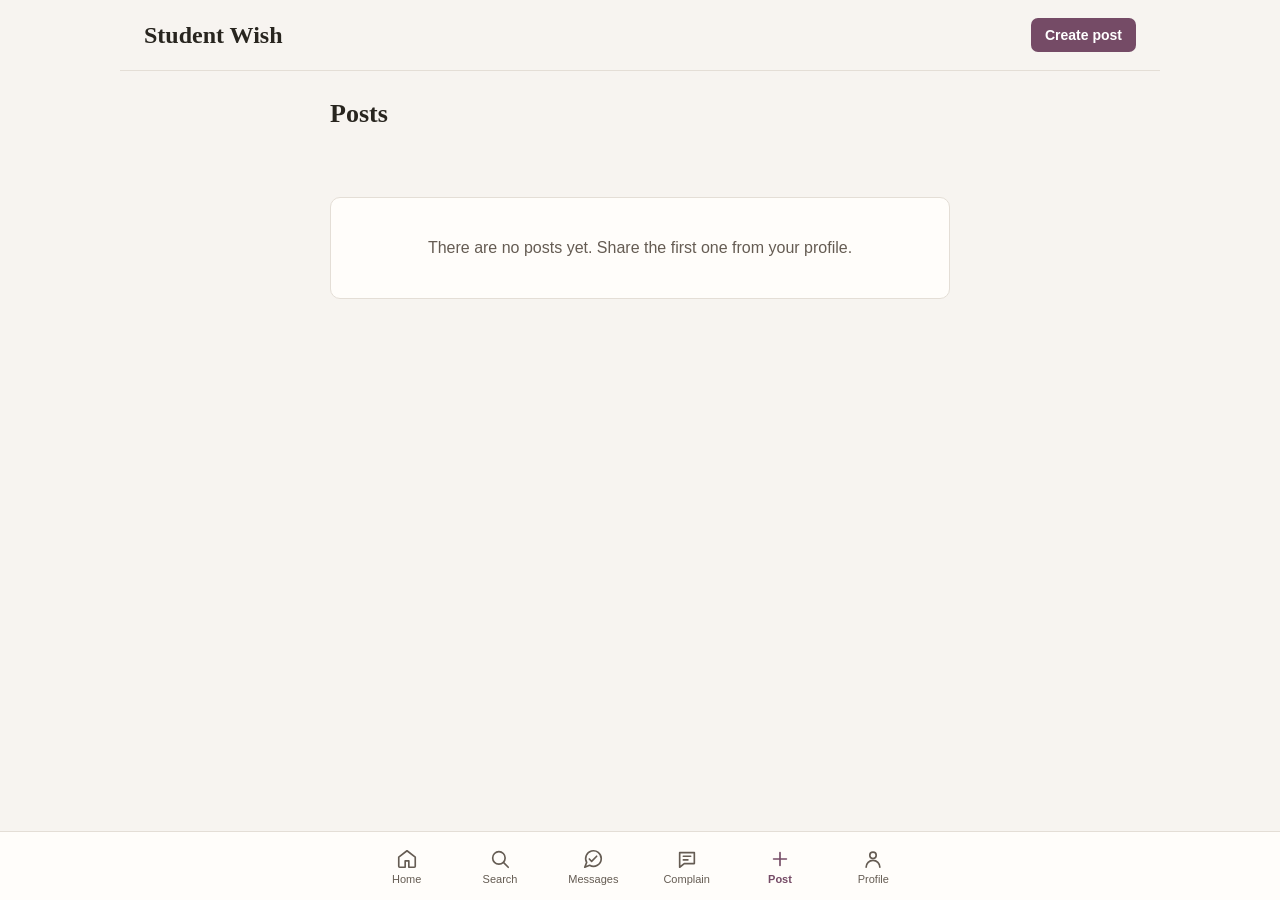
<file: posts.html>
<!DOCTYPE html>
<html lang="en">
<head>
    <meta charset="UTF-8">
    <meta name="viewport" content="width=device-width, initial-scale=1.0">
    <meta name="theme-color" content="#f7f4f0">
    <title>Posts - Student Wish</title>
    <style>
        :root {
            color-scheme: light;
            font-family: Arial, sans-serif;
            color: #28251f;
            background: #f7f4f0;
        }

        * {
            box-sizing: border-box;
        }

        body {
            min-height: 100vh;
            margin: 0;
            padding-bottom: 84px;
        }

        .topbar {
            display: flex;
            align-items: center;
            justify-content: space-between;
            max-width: 1040px;
            margin: 0 auto;
            padding: 18px 24px;
            border-bottom: 1px solid #e4ded6;
        }

        .brand {
            color: #28251f;
            font-family: Georgia, serif;
            font-size: 24px;
            font-weight: bold;
            text-decoration: none;
        }

        .create-link {
            padding: 9px 14px;
            border-radius: 7px;
            background: #754b66;
            color: white;
            font-size: 14px;
            font-weight: bold;
            text-decoration: none;
        }

        main {
            width: min(100% - 32px, 620px);
            margin: 28px auto;
        }

        .feed-heading {
            margin: 0 0 18px;
            font-family: Georgia, serif;
            font-size: 26px;
        }

        .feed {
            display: grid;
            gap: 22px;
        }

        .feed-post {
            overflow: hidden;
            border: 1px solid #e4ded6;
            border-radius: 10px;
            background: #fffdfa;
            box-shadow: 0 3px 12px #422a270c;
        }

        .post-author {
            display: flex;
            align-items: center;
            gap: 10px;
            padding: 13px 15px;
            font-size: 14px;
            font-weight: bold;
        }

        .avatar {
            display: grid;
            width: 36px;
            height: 36px;
            flex: 0 0 auto;
            place-items: center;
            border-radius: 50%;
            background: linear-gradient(145deg, #f5c784, #d78263 55%, #754b66);
            color: white;
            font-family: Georgia, serif;
        }

        .post-photo {
            display: block;
            width: 100%;
            max-height: 680px;
            aspect-ratio: 1;
            object-fit: cover;
            background: #211d20;
        }

        .post-text {
            margin: 0;
            padding: 14px 15px 4px;
            line-height: 1.5;
            overflow-wrap: anywhere;
        }

        .post-actions {
            display: flex;
            align-items: center;
            gap: 16px;
            padding: 10px 15px 0;
        }

        .like-button,
        .comments-toggle {
            padding: 4px 0;
            border: 0;
            background: none;
            color: #754b66;
            font: inherit;
            font-weight: bold;
            cursor: pointer;
        }

        .like-button[aria-pressed="true"] {
            color: #bd344c;
        }

        .like-count {
            margin: 5px 15px 0;
            font-size: 13px;
            font-weight: bold;
        }

        .comments-section {
            padding: 8px 15px 15px;
        }

        .comments-content[hidden] {
            display: none;
        }

        .comment-list {
            display: grid;
            gap: 7px;
            margin: 10px 0 12px;
            padding: 0;
            list-style: none;
        }

        .comment {
            font-size: 13px;
            line-height: 1.4;
            overflow-wrap: anywhere;
        }

        .comment-author {
            margin-right: 5px;
            font-weight: bold;
        }

        .comment-form {
            display: flex;
            gap: 8px;
            margin-top: 10px;
        }

        .comment-input {
            min-width: 0;
            flex: 1;
            padding: 10px;
            border: 1px solid #d8d0c7;
            border-radius: 7px;
            font: inherit;
            font-size: 14px;
        }

        .comment-button {
            padding: 0 13px;
            border: 0;
            border-radius: 7px;
            background: #754b66;
            color: white;
            font: inherit;
            font-weight: bold;
            cursor: pointer;
        }

        .empty-feed,
        .feed-status {
            color: #655c53;
            line-height: 1.5;
        }

        .empty-feed {
            padding: 38px 22px;
            border: 1px solid #e4ded6;
            border-radius: 10px;
            background: #fffdfa;
            text-align: center;
        }

        .feed-status {
            min-height: 1.4em;
            font-size: 14px;
        }

        .visually-hidden {
            position: absolute;
            width: 1px;
            height: 1px;
            padding: 0;
            overflow: hidden;
            clip: rect(0, 0, 0, 0);
            white-space: nowrap;
            clip-path: inset(50%);
        }

        .bottom-nav {
            position: fixed;
            z-index: 10;
            right: 0;
            bottom: 0;
            left: 0;
            display: flex;
            justify-content: center;
            padding: 10px 16px max(10px, env(safe-area-inset-bottom));
            border-top: 1px solid #e4ded6;
            background: #fffdfa;
        }

        .bottom-nav-inner {
            display: grid;
            width: min(100%, 560px);
            grid-template-columns: repeat(6, 1fr);
        }

        .bottom-nav a {
            display: flex;
            min-height: 48px;
            flex-direction: column;
            align-items: center;
            justify-content: center;
            gap: 3px;
            border-radius: 8px;
            color: #655c53;
            font-size: 11px;
            text-decoration: none;
        }

        .bottom-nav a[aria-current="page"] {
            color: #754b66;
            font-weight: bold;
        }

        .bottom-nav svg {
            width: 22px;
            height: 22px;
            fill: none;
            stroke: currentColor;
            stroke-linecap: round;
            stroke-linejoin: round;
            stroke-width: 1.8;
        }

        @media (max-width: 560px) {
            .topbar {
                padding: 16px;
            }

            main {
                margin: 18px auto;
            }

            .feed {
                gap: 14px;
            }

            .feed-post {
                border-right: 0;
                border-left: 0;
                border-radius: 0;
            }
        }
    </style>
    <link rel="stylesheet" href="theme.css">
    <script src="theme.js"></script>
<body>
    <header class="topbar">
        <a class="brand" href="home%20page.html">Student Wish</a>
        <a class="create-link" href="profile.html#composer-heading">Create post</a>
    </header>
    <main>
        <h1 class="feed-heading">Posts</h1>
        <p class="feed-status" id="feed-status" role="status" aria-live="polite"></p>
        <section class="feed" id="post-feed" aria-label="Posts"></section>
    </main>
    <nav class="bottom-nav" aria-label="Main navigation">
        <div class="bottom-nav-inner">
            <a href="home%20page.html">
                <svg viewBox="0 0 24 24" aria-hidden="true"><path d="m3 10 9-7 9 7v10a1 1 0 0 1-1 1h-6v-7h-4v7H4a1 1 0 0 1-1-1z"></path></svg>
                <span>Home</span>
            </a>
            <a href="search.html">
                <svg viewBox="0 0 24 24" aria-hidden="true"><circle cx="10.8" cy="10.8" r="6.8"></circle><path d="m16 16 5 5"></path></svg>
                <span>Search</span>
            </a>
            <a href="message%20page.html">
                <svg viewBox="0 0 24 24" aria-hidden="true"><path d="M21 11.5a8.5 8.5 0 0 1-12.7 7.4L3 21l2.1-5.3A8.5 8.5 0 1 1 21 11.5Z"></path><path d="m8 12 2.5 2.5L16 9"></path></svg>
                <span>Messages</span>
            </a>
            <a href="complaint-box.html">
                <svg viewBox="0 0 24 24" aria-hidden="true"><path d="M4 5h16v12H9l-5 4z"></path><path d="M8 9h8M8 13h5"></path></svg>
                <span>Complain</span>
            </a>
            <a href="posts.html" aria-current="page">
                <svg viewBox="0 0 24 24" aria-hidden="true"><path d="M12 5v14M5 12h14"></path></svg>
                <span>Post</span>
            </a>
            <a href="profile.html">
                <svg viewBox="0 0 24 24" aria-hidden="true"><circle cx="12" cy="8" r="3.5"></circle><path d="M4.5 21a7.5 7.5 0 0 1 15 0"></path></svg>
                <span>Profile</span>
            </a>
        </div>
    </nav>
    <script>
        const currentUser = localStorage.getItem("studentWishUsername") || "Student";
        const postFeed = document.getElementById("post-feed");
        const feedStatus = document.getElementById("feed-status");
        const feedDatabaseName = "student-wish-profile";
        let postDatabase;
        let postImageUrls = [];

        function openPostDatabase() {
            return new Promise(function (resolve, reject) {
                if (!window.indexedDB) {
                    reject(new Error("Post storage is not available in this browser."));
                    return;
                }

                const request = window.indexedDB.open(feedDatabaseName, 1);
                request.onupgradeneeded = function () {
                    if (!request.result.objectStoreNames.contains("posts")) {
                        request.result.createObjectStore("posts", { keyPath: "id" });
                    }
                };
                request.onsuccess = function () {
                    resolve(request.result);
                };
                request.onerror = function () {
                    reject(request.error || new Error("Could not open post storage."));
                };
            });
        }

        function loadPosts() {
            return new Promise(function (resolve, reject) {
                const transaction = postDatabase.transaction("posts", "readonly");
                const request = transaction.objectStore("posts").getAll();
                request.onsuccess = function () {
                    resolve(request.result);
                };
                request.onerror = function () {
                    reject(request.error || new Error("Could not load posts."));
                };
                transaction.onabort = function () {
                    reject(transaction.error || new Error("Could not load posts."));
                };
            });
        }

        function updatePost(post) {
            return new Promise(function (resolve, reject) {
                const transaction = postDatabase.transaction("posts", "readwrite");
                transaction.objectStore("posts").put(post);
                transaction.oncomplete = function () {
                    resolve();
                };
                transaction.onerror = function () {
                    reject(transaction.error || new Error("Could not save your reaction."));
                };
                transaction.onabort = function () {
                    reject(transaction.error || new Error("Could not save your reaction."));
                };
            });
        }

        function renderPosts(posts) {
            postImageUrls.forEach(URL.revokeObjectURL);
            postImageUrls = [];
            postFeed.replaceChildren();
            posts.sort(function (first, second) {
                return second.createdAt - first.createdAt;
            });

            if (posts.length === 0) {
                const empty = document.createElement("p");
                empty.className = "empty-feed";
                empty.textContent = "There are no posts yet. Share the first one from your profile.";
                postFeed.append(empty);
                return;
            }

            posts.forEach(function (post) {
                const card = document.createElement("article");
                card.className = "feed-post";

                const author = document.createElement("header");
                author.className = "post-author";
                const postAuthor = post.author || currentUser;
                const avatar = document.createElement("span");
                avatar.className = "avatar";
                avatar.setAttribute("aria-hidden", "true");
                avatar.textContent = postAuthor.charAt(0).toUpperCase();
                const authorName = document.createElement("span");
                authorName.textContent = postAuthor;
                author.append(avatar, authorName);
                card.append(author);

                if (post.photo) {
                    const image = document.createElement("img");
                    const imageUrl = URL.createObjectURL(post.photo);
                    postImageUrls.push(imageUrl);
                    image.className = "post-photo";
                    image.src = imageUrl;
                    image.alt = post.caption ? "Post photo: " + post.caption : "Shared post photo";
                    card.append(image);
                }

                if (post.caption) {
                    const caption = document.createElement("p");
                    caption.className = "post-caption";
                    caption.textContent = post.caption;
                    card.append(caption);
                }

                const likes = Array.isArray(post.likes) ? post.likes : [];
                const liked = likes.includes(currentUser);
                const actions = document.createElement("div");
                actions.className = "post-actions";
                const likeButton = document.createElement("button");
                likeButton.className = "like-button";
                likeButton.type = "button";
                likeButton.dataset.postId = post.id;
                likeButton.setAttribute("aria-pressed", String(liked));
                likeButton.textContent = liked ? "♥ Liked" : "♡ Like";
                const commentCount = (post.comments || []).length;
                const commentsButton = document.createElement("button");
                commentsButton.className = "comments-toggle";
                commentsButton.type = "button";
                commentsButton.dataset.postId = post.id;
                commentsButton.dataset.commentCount = String(commentCount);
                commentsButton.textContent = commentCount
                    ? "Comments (" + commentCount + ")"
                    : "Comment";
                actions.append(likeButton, commentsButton);
                card.append(actions);

                const likeCount = document.createElement("p");
                likeCount.className = "like-count";
                likeCount.textContent = likes.length
                    ? likes.length + (likes.length === 1 ? " like" : " likes")
                    : "Be the first to like this";
                card.append(likeCount);

                const commentsSection = document.createElement("section");
                commentsSection.className = "comments-section";
                commentsSection.dataset.postId = post.id;
                commentsSection.hidden = true;
                const commentList = document.createElement("ul");
                commentList.className = "comment-list";
                (post.comments || []).forEach(function (comment) {
                    const item = document.createElement("li");
                    item.className = "comment";
                    const commentAuthor = document.createElement("span");
                    commentAuthor.className = "comment-author";
                    commentAuthor.textContent = comment.author;
                    const commentText = document.createElement("span");
                    commentText.textContent = comment.text;
                    item.append(commentAuthor, commentText);
                    commentList.append(item);
                });

                const form = document.createElement("form");
                form.className = "comment-form";
                form.dataset.postId = post.id;
                const input = document.createElement("input");
                input.className = "comment-input";
                input.name = "comment";
                input.maxLength = 300;
                input.placeholder = "Add a comment...";
                input.setAttribute("aria-label", "Write a comment");
                input.required = true;
                const submit = document.createElement("button");
                submit.className = "comment-button";
                submit.type = "submit";
                submit.textContent = "Post";
                form.append(input, submit);
                commentsSection.append(commentList, form);
                card.append(commentsSection);
                postFeed.append(card);
            });
        }

        function refreshPosts() {
            return loadPosts().then(renderPosts);
        }

        function updatePostById(postId, update) {
            return loadPosts().then(function (posts) {
                const post = posts.find(function (item) {
                    return item.id === postId;
                });
                if (!post) {
                    throw new Error("This post could not be found.");
                }
                update(post);
                return updatePost(post);
            });
        }

        postFeed.addEventListener("click", function (event) {
            const likeButton = event.target.closest(".like-button");
            const commentsButton = event.target.closest(".comments-toggle");
            if (!likeButton && !commentsButton) {
                return;
            }

            const button = likeButton || commentsButton;
            const card = button.closest(".feed-post");
            button.disabled = true;
            if (commentsButton) {
                const commentsSection = card.querySelector(".comments-section");
                commentsSection.hidden = !commentsSection.hidden;
                button.textContent = commentsSection.hidden
                    ? (Number(button.dataset.commentCount) ? "Comments (" + button.dataset.commentCount + ")" : "Comment")
                    : "Hide comments";
                button.disabled = false;
                return;
            }

            updatePostById(button.dataset.postId, function (post) {
                post.likes = Array.isArray(post.likes) ? post.likes : [];
                const index = post.likes.indexOf(currentUser);
                if (index >= 0) {
                    post.likes.splice(index, 1);
                } else {
                    post.likes.push(currentUser);
                }
            })
                .then(refreshPosts)
                .catch(function (error) {
                    feedStatus.textContent = error.message;
                });
        });

        postFeed.addEventListener("submit", function (event) {
            if (!event.target.matches(".comment-form")) {
                return;
            }
            event.preventDefault();
            const form = event.target;
            const input = form.elements.comment;
            const text = input.value.trim();
            if (!text) {
                return;
            }

            const submit = form.querySelector("button[type='submit']");
            submit.disabled = true;
            updatePostById(form.dataset.postId, function (post) {
                post.comments = Array.isArray(post.comments) ? post.comments : [];
                post.comments.push({
                    author: currentUser,
                    text: text,
                    createdAt: Date.now()
                });
            })
                .then(refreshPosts)
                .catch(function (error) {
                    feedStatus.textContent = error.message;
                });
        });

        openPostDatabase()
            .then(function (database) {
                postDatabase = database;
                return refreshPosts();
            })
            .catch(function (error) {
                feedStatus.textContent = error.message;
            });
    </script>
</body>
</html>
</file>
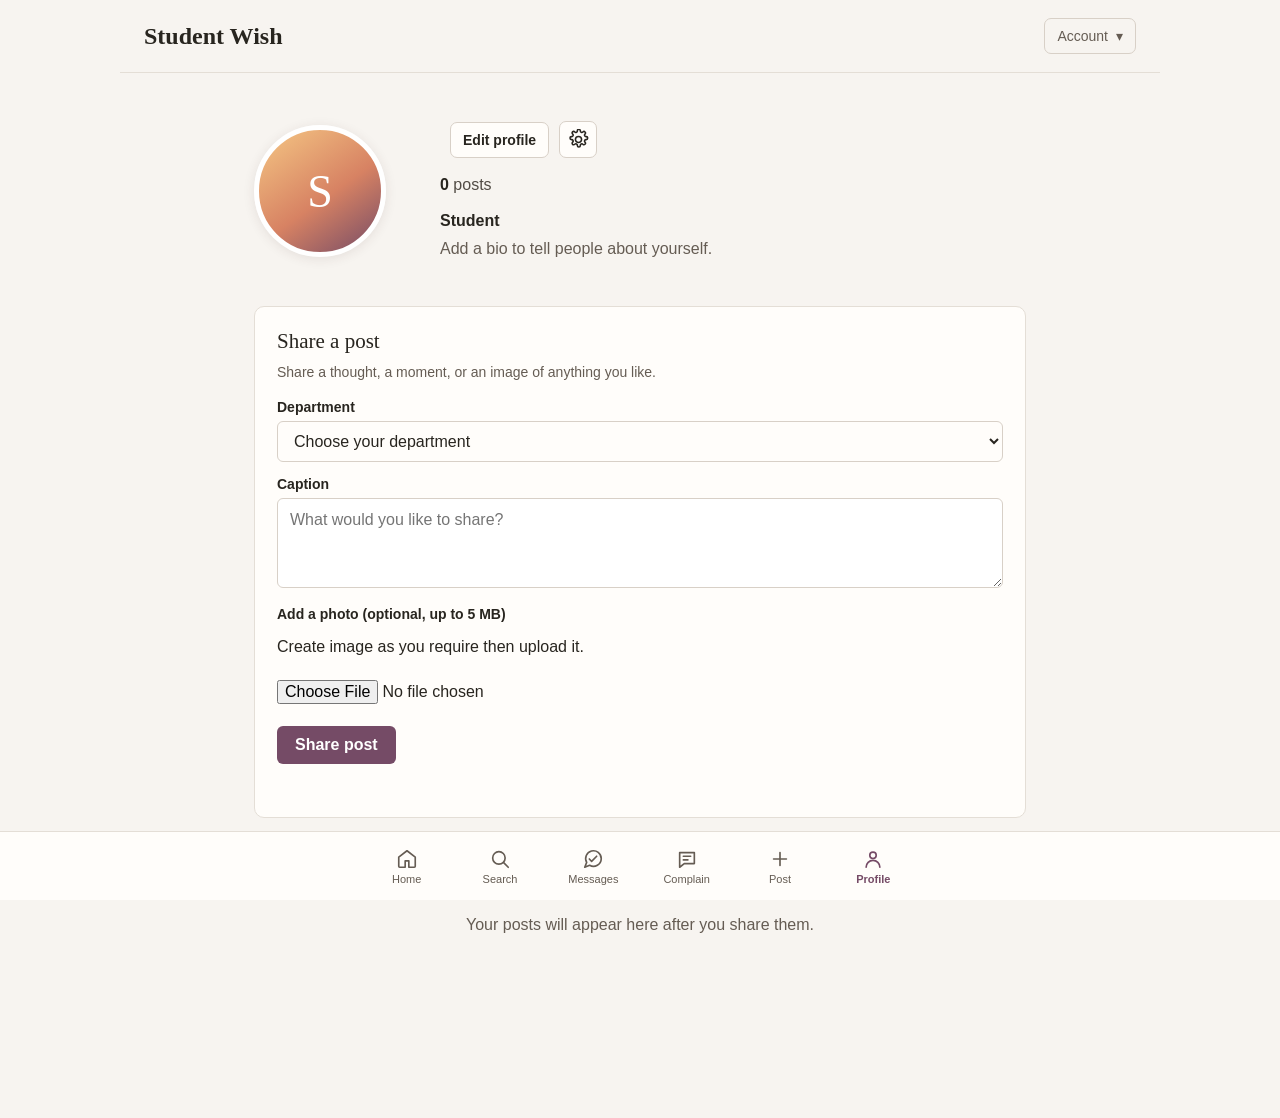
<file: profile.html>
<!DOCTYPE html>
<html lang="en">
<head>
    <meta charset="UTF-8">
    <meta name="viewport" content="width=device-width, initial-scale=1.0">
    <meta name="theme-color" content="#f7f4f0">
    <title>Student Profile - Student Wish<a href="index.html" class="brand"></a></title>
    
    <style>
        :root {
            color-scheme: light;
            font-family: Arial, sans-serif;
            color: #28251f;
            background: #f7f4f0;
        }

        * {
            box-sizing: border-box;
        }

        body {
            margin: 0;
            padding-bottom: 92px;
        }

        .topbar {
            display: flex;
            align-items: center;
            justify-content: space-between;
            max-width: 1040px;
            margin: 0 auto;
            padding: 18px 24px;
            border-bottom: 1px solid #e4ded6;
        }

        .brand {
            color: #28251f;
            font-family: Georgia, serif;
            font-size: 24px;
            font-weight: bold;
            text-decoration: none;
        }

        .account-menu {
            position: relative;
        }

        .account-menu summary {
            padding: 9px 12px;
            border: 1px solid #d8d0c7;
            border-radius: 7px;
            color: #655c53;
            font-size: 14px;
            cursor: pointer;
            list-style: none;
        }

        .account-menu summary::-webkit-details-marker {
            display: none;
        }

        .account-menu summary::after {
            margin-left: 8px;
            content: "▾";
        }

        .account-options {
            position: absolute;
            z-index: 20;
            top: calc(100% + 8px);
            right: 0;
            display: grid;
            min-width: 180px;
            padding: 6px;
            border: 1px solid #e4ded6;
            border-radius: 9px;
            background: #fffdfa;
            box-shadow: 0 8px 24px #422a2720;
        }

        .account-options a,
        .account-options button {
            padding: 10px 12px;
            border: 0;
            border-radius: 6px;
            background: transparent;
            color: #28251f;
            font: inherit;
            font-size: 14px;
            text-align: left;
            text-decoration: none;
            cursor: pointer;
        }

        .account-options a:hover,
        .account-options button:hover,
        .account-options a:focus-visible,
        .account-options button:focus-visible {
            background: #f3eee8;
        }

        main {
            max-width: 820px;
            margin: 0 auto;
            padding: 48px 24px 64px;
        }

        .profile-header {
            display: grid;
            grid-template-columns: 150px 1fr;
            gap: 36px;
            align-items: center;
            margin-bottom: 44px;
        }

        .avatar {
            display: grid;
            width: 132px;
            height: 132px;
            place-items: center;
            border: 5px solid #fff;
            border-radius: 50%;
            background: linear-gradient(145deg, #f5c784, #d78263 55%, #754b66);
            box-shadow: 0 2px 12px #422a271a;
            color: white;
            font-family: Georgia, serif;
            font-size: 46px;
        }

        .profile-info h1 {
            display: inline-block;
            margin: 0;
            font-size: 24px;
            font-weight: 400;
        }

        .profile-actions {
            display: flex;
            align-items: center;
            gap: 10px;
            margin-bottom: 18px;
        }

        .profile-action-button,
        .settings-button {
            min-height: 36px;
            padding: 8px 12px;
            border: 1px solid #d8d0c7;
            border-radius: 7px;
            background: #fffdfa;
            color: #28251f;
            font: inherit;
            font-size: 14px;
            font-weight: bold;
            cursor: pointer;
        }

        .settings-button {
            display: inline-grid;
            width: 38px;
            padding: 7px;
            place-items: center;
        }

        .settings-button svg {
            width: 21px;
            height: 21px;
            fill: none;
            stroke: currentColor;
            stroke-linecap: round;
            stroke-linejoin: round;
            stroke-width: 1.8;
        }

        .profile-action-button:hover,
        .settings-button:hover,
        .profile-action-button:focus-visible,
        .settings-button:focus-visible {
            background: #f3eee8;
        }

        .post-count {
            margin: 0 0 18px;
            color: #514b44;
        }

        .post-count strong {
            color: #28251f;
        }

        .display-name {
            margin: 0 0 6px;
            font-weight: bold;
        }

        .bio {
            margin: 0;
            color: #655c53;
            line-height: 1.6;
        }

        .composer {
            margin-bottom: 40px;
            padding: 22px;
            border: 1px solid #e4ded6;
            border-radius: 10px;
            background: #fffdfa;
        }

        .composer h2 {
            margin: 0 0 8px;
            font-family: Georgia, serif;
            font-size: 21px;
            font-weight: 500;
        }

        .composer-hint {
            margin: 0 0 16px;
            color: #655c53;
            font-size: 14px;
            line-height: 1.5;
        }

        .composer label {
            display: block;
            margin: 14px 0 6px;
            font-size: 14px;
            font-weight: bold;
        }

        .composer textarea,
        .composer select,
        .composer input[type="file"] {
            width: 100%;
            color: inherit;
            font: inherit;
        }

        .composer textarea {
            min-height: 90px;
            padding: 12px;
            resize: vertical;
            border: 1px solid #d8d0c7;
            border-radius: 6px;
        }

        .composer select {
            padding: 10px 12px;
            border: 1px solid #d8d0c7;
            border-radius: 6px;
            background: #fffdfa;
        }

        .department-adder {
            margin-top: 10px;
        }

        .department-adder[hidden] {
            display: none;
        }

        .department-adder input {
            width: 100%;
            padding: 10px 12px;
            border: 1px solid #d8d0c7;
            border-radius: 6px;
            font: inherit;
        }

        .department-adder button {
            margin-top: 8px;
            padding: 8px 12px;
            border: 1px solid #d8d0c7;
            border-radius: 6px;
            background: #f3eee8;
            color: inherit;
            font: inherit;
            cursor: pointer;
        }

        .department-status {
            margin: 6px 0 0;
            color: #655c53;
            font-size: 13px;
        }

        .composer input[type="file"] {
            padding: 8px 0;
        }

        .publish-button {
            margin-top: 14px;
            padding: 10px 18px;
            border: 0;
            border-radius: 6px;
            background: #754b66;
            color: white;
            font: inherit;
            font-weight: bold;
            cursor: pointer;
        }

        .publish-button:disabled {
            cursor: wait;
            opacity: 0.65;
        }

        .post-status {
            min-height: 1.4em;
            margin: 12px 0 0;
            color: #655c53;
            font-size: 14px;
        }

        .section-heading {
            margin: 0 0 16px;
            color: #655c53;
            font-size: 12px;
            letter-spacing: 0.16em;
            text-align: center;
            text-transform: uppercase;
        }

        .post-grid {
            display: grid;
            grid-template-columns: repeat(3, minmax(0, 1fr));
            gap: 14px;
        }

        .user-post {
            min-width: 0;
            overflow: hidden;
            border-radius: 4px;
            background: white;
            box-shadow: 0 1px 5px #422a271a;
        }

        .post-open-button {
            display: block;
            width: 100%;
            padding: 0;
            border: 0;
            background: white;
            color: inherit;
            text-align: left;
            cursor: pointer;
        }

        .post-open-button:focus-visible {
            outline: 3px solid #754b66;
            outline-offset: -3px;
        }

        .post-open-button img {
            display: block;
            width: 100%;
            aspect-ratio: 1;
            object-fit: cover;
        }

        .user-post-caption {
            margin: 0;
            padding: 10px;
            color: #514b44;
            font-size: 14px;
            line-height: 1.45;
            overflow-wrap: anywhere;
        }

        .post-likes {
            margin: 0;
            padding: 0 10px 8px;
            color: #514b44;
            font-size: 13px;
            font-weight: bold;
        }

        .visually-hidden {
            position: absolute;
            width: 1px;
            height: 1px;
            padding: 0;
            overflow: hidden;
            clip: rect(0, 0, 0, 0);
            white-space: nowrap;
            clip-path: inset(50%);
        }

        .post-comments {
            padding: 0 10px 10px;
        }

        .comment-toggle {
            padding: 0;
            border: 0;
            background: none;
            color: #754b66;
            font: inherit;
            font-size: 13px;
            font-weight: bold;
            cursor: pointer;
        }

        .comment-toggle:hover,
        .comment-toggle:focus-visible {
            text-decoration: underline;
        }

        .comment-content[hidden] {
            display: none;
        }

        .comment-list {
            margin: 0 0 10px;
            padding: 0;
            list-style: none;
        }

        .comment-item {
            margin-top: 6px;
            color: #514b44;
            font-size: 13px;
            line-height: 1.4;
            overflow-wrap: anywhere;
        }

        .comment-author {
            margin-right: 5px;
            color: #28251f;
            font-weight: bold;
        }

        .comment-form {
            display: flex;
            gap: 8px;
        }

        .comment-input {
            min-width: 0;
            flex: 1;
            padding: 8px;
            border: 1px solid #d8d0c7;
            border-radius: 6px;
            font: inherit;
            font-size: 13px;
        }

        .comment-button {
            padding: 8px 10px;
            border: 0;
            border-radius: 6px;
            background: #754b66;
            color: white;
            font: inherit;
            font-size: 13px;
            font-weight: bold;
            cursor: pointer;
        }

        .comment-button:disabled {
            cursor: wait;
            opacity: 0.65;
        }

        .empty-posts {
            grid-column: 1 / -1;
            margin: 0;
            padding: 28px 12px;
            color: #655c53;
            text-align: center;
        }

        .post-dialog {
            width: min(1000px, calc(100% - 32px));
            max-width: none;
            max-height: min(760px, calc(100% - 32px));
            padding: 0;
            overflow: hidden;
            border: 0;
            border-radius: 12px;
            background: #fffdfa;
            color: #28251f;
            box-shadow: 0 18px 70px #0005;
        }

        .post-dialog::backdrop {
            background: #171411b8;
        }

        .settings-dialog,
        .bio-dialog {
            width: min(440px, calc(100% - 32px));
            max-width: none;
            padding: 0;
            border: 1px solid #e4ded6;
            border-radius: 12px;
            background: #fffdfa;
            color: #28251f;
            box-shadow: 0 18px 70px #0005;
        }

        .settings-content,
        .bio-content {
            padding: 20px;
        }

        .settings-header,
        .bio-header {
            display: flex;
            align-items: center;
            justify-content: space-between;
            gap: 12px;
            margin-bottom: 16px;
        }

        .settings-header h2,
        .bio-header h2 {
            margin: 0;
            font-family: Georgia, serif;
            font-size: 22px;
            font-weight: 500;
        }

        .settings-close,
        .bio-close {
            width: 36px;
            height: 36px;
            border: 0;
            border-radius: 50%;
            background: #f0ebe4;
            color: #28251f;
            font-size: 22px;
            cursor: pointer;
        }

        .settings-section-title {
            margin: 22px 0 8px;
            color: #655c53;
            font-size: 13px;
            font-weight: bold;
            text-transform: uppercase;
        }

        .settings-option,
        .settings-link {
            display: flex;
            min-height: 52px;
            align-items: center;
            justify-content: space-between;
            gap: 16px;
            padding: 10px 0;
            border-bottom: 1px solid #e4ded6;
            color: inherit;
            font: inherit;
            text-align: left;
            text-decoration: none;
        }

        .settings-option input {
            width: 20px;
            height: 20px;
            accent-color: #754b66;
        }

        .settings-link {
            width: 100%;
            border-top: 0;
            border-right: 0;
            border-left: 0;
            background: transparent;
            cursor: pointer;
        }

        .settings-note {
            margin: 14px 0 0;
            color: #655c53;
            font-size: 13px;
            line-height: 1.5;
        }

        .bio-content label {
            display: block;
            margin-bottom: 6px;
            font-size: 14px;
            font-weight: bold;
        }

        .bio-content textarea {
            width: 100%;
            min-height: 110px;
            padding: 11px;
            resize: vertical;
            border: 1px solid #d8d0c7;
            border-radius: 7px;
            background: #fffdfa;
            color: inherit;
            font: inherit;
            line-height: 1.5;
        }

        .bio-actions {
            display: flex;
            justify-content: flex-end;
            gap: 8px;
            margin-top: 14px;
        }

        .bio-actions button {
            padding: 9px 14px;
            border: 0;
            border-radius: 7px;
            background: #f0ebe4;
            color: #28251f;
            font: inherit;
            cursor: pointer;
        }

        .bio-actions button[type="submit"] {
            background: #754b66;
            color: white;
            font-weight: bold;
        }

        body[data-theme="dark"] {
            background: #171411;
            color: #f2ede7;
        }

        body[data-theme="dark"] .topbar,
        body[data-theme="dark"] .bottom-nav {
            border-color: #413a3d;
            background: #211d20;
        }

        body[data-theme="dark"] .brand,
        body[data-theme="dark"] .post-count strong,
        body[data-theme="dark"] .comment-author {
            color: #f2ede7;
        }

        body[data-theme="dark"] .account-menu summary,
        body[data-theme="dark"] .account-options,
        body[data-theme="dark"] .profile-action-button,
        body[data-theme="dark"] .settings-button,
        body[data-theme="dark"] .composer,
        body[data-theme="dark"] .user-post,
        body[data-theme="dark"] .settings-dialog,
        body[data-theme="dark"] .bio-dialog,
        body[data-theme="dark"] .post-dialog,
        body[data-theme="dark"] .account-options button,
        body[data-theme="dark"] .account-options a {
            border-color: #413a3d;
            background-color: #211d20;
            color: #f2ede7;
        }

        body[data-theme="dark"] .account-options a:hover,
        body[data-theme="dark"] .account-options button:hover,
        body[data-theme="dark"] .profile-action-button:hover,
        body[data-theme="dark"] .settings-button:hover,
        body[data-theme="dark"] .profile-action-button:focus-visible,
        body[data-theme="dark"] .settings-button:focus-visible {
            background: #342d31;
        }

        body[data-theme="dark"] .post-count,
        body[data-theme="dark"] .display-name,
        body[data-theme="dark"] .bio,
        body[data-theme="dark"] .composer-hint,
        body[data-theme="dark"] .user-post-caption,
        body[data-theme="dark"] .post-likes,
        body[data-theme="dark"] .comment-item,
        body[data-theme="dark"] .settings-section-title,
        body[data-theme="dark"] .settings-note {
            color: #c3bab2;
        }

        body[data-theme="dark"] .composer textarea,
        body[data-theme="dark"] .composer select,
        body[data-theme="dark"] .composer input[type="file"],
        body[data-theme="dark"] .comment-input,
        body[data-theme="dark"] .bio-content textarea {
            border-color: #51494c;
            background: #171411;
            color: #f2ede7;
        }

        body[data-theme="dark"] .settings-option,
        body[data-theme="dark"] .settings-link,
        body[data-theme="dark"] .dialog-header,
        body[data-theme="dark"] .dialog-caption {
            border-color: #413a3d;
            color: #f2ede7;
        }

        body[data-theme="dark"] .settings-close,
        body[data-theme="dark"] .bio-close,
        body[data-theme="dark"] .bio-actions button {
            background: #342d31;
            color: #f2ede7;
        }

        body[data-theme="dark"] .bio-actions button[type="submit"] {
            background: #754b66;
        }

        .dialog-layout {
            display: grid;
            min-height: 400px;
            max-height: min(760px, calc(100vh - 32px));
            grid-template-columns: minmax(0, 1.2fr) minmax(300px, 0.8fr);
        }

        .dialog-media {
            display: grid;
            min-width: 0;
            min-height: 0;
            place-items: center;
            background: #211d20;
        }

        .dialog-media img {
            display: block;
            width: 100%;
            height: 100%;
            max-height: min(760px, calc(100vh - 32px));
            object-fit: contain;
        }

        .dialog-media[hidden] {
            display: none;
        }

        .dialog-panel {
            display: flex;
            min-width: 0;
            min-height: 0;
            flex-direction: column;
        }

        .dialog-header {
            display: flex;
            align-items: center;
            justify-content: space-between;
            gap: 12px;
            padding: 16px;
            border-bottom: 1px solid #eee9e2;
        }

        .dialog-header h2 {
            margin: 0;
            overflow-wrap: anywhere;
            font-size: 16px;
        }

        .dialog-close {
            width: 36px;
            height: 36px;
            flex: 0 0 auto;
            border: 0;
            border-radius: 50%;
            background: #f0ebe4;
            color: #28251f;
            font-size: 22px;
            cursor: pointer;
        }

        .dialog-caption {
            margin: 0;
            padding: 16px;
            border-bottom: 1px solid #eee9e2;
            line-height: 1.5;
            overflow-wrap: anywhere;
        }

        .dialog-caption:empty {
            display: none;
        }

        .dialog-actions {
            padding: 12px 16px 0;
        }

        .like-button {
            padding: 6px 0;
            border: 0;
            background: transparent;
            color: #754b66;
            font: inherit;
            font-weight: bold;
            cursor: pointer;
        }

        .like-button[aria-pressed="true"] {
            color: #bd344c;
        }

        .dialog-like-count {
            margin: 5px 0 0;
            color: #514b44;
            font-size: 13px;
            font-weight: bold;
        }

        .dialog-comments {
            min-height: 0;
            flex: 1;
            margin: 0;
            padding: 14px 16px;
            overflow-y: auto;
            list-style: none;
        }

        .dialog-comments .comment-item:first-child {
            margin-top: 0;
        }

        .dialog-comment-form {
            display: flex;
            gap: 8px;
            padding: 12px 16px;
            border-top: 1px solid #eee9e2;
        }

        .dialog-comment-input {
            min-width: 0;
            flex: 1;
            padding: 10px;
            border: 1px solid #d8d0c7;
            border-radius: 6px;
            font: inherit;
        }

        .dialog-comment-submit {
            padding: 8px 12px;
            border: 0;
            border-radius: 6px;
            background: #754b66;
            color: white;
            font: inherit;
            font-weight: bold;
            cursor: pointer;
        }

        .post {
            display: grid;
            aspect-ratio: 1;
            place-items: center;
            overflow: hidden;
            border-radius: 4px;
            color: white;
            font-size: clamp(36px, 8vw, 68px);
            text-shadow: 0 2px 12px #24191266;
            transition: transform 160ms ease;
        }

        .post:hover {
            transform: scale(1.02);
        }

        .post:nth-child(1) {
            background: linear-gradient(145deg, #e4b36f, #b65e4c 60%, #563d50);
        }

        .post:nth-child(2) {
            background: linear-gradient(145deg, #a7c8bd, #528b83 60%, #31585c);
        }

        .post:nth-child(3) {
            background: linear-gradient(145deg, #f0d5a1, #dc9767 60%, #986254);
        }

        .post:nth-child(4) {
            background: linear-gradient(145deg, #c4b9d8, #82769f 60%, #4a4667);
        }

        .post:nth-child(5) {
            background: linear-gradient(145deg, #e8c8b8, #b77d6d 60%, #764e56);
        }

        .post:nth-child(6) {
            background: linear-gradient(145deg, #b4cb91, #789360 60%, #4e685a);
        }

        .post-caption {
            position: absolute;
            width: 1px;
            height: 1px;
            overflow: hidden;
            clip: rect(0, 0, 0, 0);
            white-space: nowrap;
            clip-path: inset(50%);
        }

        .bottom-nav {
            position: fixed;
            z-index: 10;
            right: 0;
            bottom: 0;
            left: 0;
            display: flex;
            justify-content: center;
            padding: 10px 16px max(10px, env(safe-area-inset-bottom));
            border-top: 1px solid #e4ded6;
            background: #fffdfa;
        }

        .bottom-nav-inner {
            display: grid;
            width: min(100%, 560px);
            grid-template-columns: repeat(6, 1fr);
        }

        .bottom-nav a {
            display: flex;
            min-height: 48px;
            flex-direction: column;
            align-items: center;
            justify-content: center;
            gap: 3px;
            border-radius: 8px;
            color: #655c53;
            font-size: 11px;
            text-decoration: none;
        }

        .bottom-nav a[aria-current="page"] {
            color: #754b66;
            font-weight: bold;
        }

        .bottom-nav svg {
            width: 22px;
            height: 22px;
            fill: none;
            stroke: currentColor;
            stroke-linecap: round;
            stroke-linejoin: round;
            stroke-width: 1.8;
        }

        @media (max-width: 560px) {
            .topbar {
                padding: 16px;
            }

            main {
                padding: 32px 16px 48px;
            }

            .profile-header {
                grid-template-columns: 88px 1fr;
                gap: 18px;
                margin-bottom: 32px;
            }

            .avatar {
                width: 82px;
                height: 82px;
                border-width: 3px;
                font-size: 32px;
            }

            .profile-info h1 {
                display: inline-block;
                font-size: 20px;
            }

            .profile-actions {
                gap: 6px;
                margin-bottom: 12px;
            }

            .profile-action-button {
                min-height: 34px;
                padding: 7px 9px;
                font-size: 13px;
            }

            .settings-button {
                width: 34px;
                min-height: 34px;
            }

            .post-count {
                margin-bottom: 12px;
            }

            .post-grid {
                gap: 4px;
            }

            .user-post-caption {
                padding: 7px;
                font-size: 12px;
            }

            .post-comments {
                padding: 0 7px 7px;
            }

            .post {
                border-radius: 0;
            }

            .post-dialog {
                width: 100%;
                max-height: 100%;
                border-radius: 0;
            }

            .dialog-layout {
                min-height: 100%;
                max-height: 100dvh;
                grid-template-columns: minmax(0, 1fr);
                grid-template-rows: minmax(0, 1fr) auto;
            }

            .dialog-media img {
                max-height: 45dvh;
            }

            .dialog-panel {
                max-height: 55dvh;
            }
        }

        @media (prefers-reduced-motion: reduce) {
            .post {
                transition: none;
            }
        }
    </style>
    <link rel="stylesheet" href="theme.css">
    <script src="theme.js"></script>
</head>
<body>
    <header class="topbar">
        <a class="brand" href="home%20page.html">Student Wish</a>
        <details class="account-menu">
            <summary>Account</summary>
            <nav class="account-options" aria-label="Account options">
                <a href="student%20sinin.html">Add account</a>
                <a href="login.html">Switch account</a>
                <a href="student%20sinin.html">Login</a>
                <button id="logout-button" type="button">Logout</button>
            </nav>
        </details>
    </header>
    <main>
        <section class="profile-header" aria-labelledby="profile-name">
            <div class="avatar" id="avatar" aria-hidden="true">S</div>
            <div class="profile-info">
                <div class="profile-actions">
                    <h1 id="profile-name"></h1>
                    <button class="profile-action-button" id="edit-profile-button" type="button">Edit profile</button>
                    <button class="settings-button" id="open-settings-button" type="button" aria-label="Settings" title="Settings">
                        <svg viewBox="0 0 24 24" aria-hidden="true"><path d="M12 8.5a3.5 3.5 0 1 0 0 7 3.5 3.5 0 0 0 0-7Z"></path><path d="m19.4 15 .1.1a1.7 1.7 0 0 1-2.4 2.4l-.1-.1a1.7 1.7 0 0 0-2.9 1.2v.2a1.7 1.7 0 0 1-3.4 0v-.2a1.7 1.7 0 0 0-2.9-1.2l-.1.1a1.7 1.7 0 1 1-2.4-2.4l.1-.1a1.7 1.7 0 0 0-1.2-2.9H4a1.7 1.7 0 0 1 0-3.4h.2a1.7 1.7 0 0 0 1.2-2.9l-.1-.1a1.7 1.7 0 1 1 2.4-2.4l.1.1a1.7 1.7 0 0 0 2.9-1.2V2a1.7 1.7 0 0 1 3.4 0v.2a1.7 1.7 0 0 0 2.9 1.2l.1-.1a1.7 1.7 0 0 1 2.4 2.4l-.1.1a1.7 1.7 0 0 0 1.2 2.9h.2a1.7 1.7 0 0 1 0 3.4h-.2a1.7 1.7 0 0 0-1.2 2.9Z"></path></svg>
                    </button>
                </div>
                <p class="post-count"><strong></strong> posts</p>
                <p class="display-name">Student</p>
                <p class="bio" id="profile-bio"></p>
            </div>
        </section>
        <section class="composer" aria-labelledby="composer-heading">
            <h2 id="composer-heading">Share a post</h2>
            <p class="composer-hint">Share a thought, a moment, or an image of anything you like.</p>
            <form id="post-form">
                <label for="post-department">Department</label>
                <select id="post-department" name="department" required>
                    <option value="">Choose your department</option>
                    <option value="Computer Science">Computer Science</option>
                    <option value="Information Technology">Information Technology</option>
                    <option value="Electronics">Electronics</option>
                    <option value="Mechanical">Mechanical</option>
                    <option value="Civil">Civil</option>
                    <option value="__add_department__">Add a department...</option>
                </select>
                <div class="department-adder" id="post-department-adder" hidden>
                    <label for="new-post-department">New department name</label>
                    <input id="new-post-department" type="text" maxlength="60" autocomplete="off">
                    <button id="add-post-department" type="button">Add department</button>
                </div>
                <p class="department-status" id="post-department-status" role="status" aria-live="polite"></p>
                <label for="post-caption-input">Caption</label>
                <textarea id="post-caption-input" name="caption" maxlength="500" placeholder="What would you like to share?"></textarea>
                <label for="post-image-input">Add a photo (optional, up to 5 MB)</label>
                <p>Create image as you require then upload it.</p>
                <input id="post-image-input" name="photo" type="file" accept="image/*">
                <button class="publish-button" id="publish-button" type="submit">Share post</button>
            </form>
            <p class="post-status" id="post-status" role="status" aria-live="polite"></p>
        </section>
        <section aria-labelledby="posts-heading">
            <h2 class="section-heading" id="posts-heading">Posts</h2>
            <div class="post-grid" id="post-grid" aria-live="polite"></div>
        </section>
    </main>
    <dialog class="post-dialog" id="post-dialog" aria-labelledby="post-dialog-title">
        <div class="dialog-layout">
            <div class="dialog-media" id="dialog-media">
                <img id="dialog-image" alt="">
            </div>
            <section class="dialog-panel" aria-label="Post details and comments">
                <header class="dialog-header">
                    <h2 id="post-dialog-title"></h2>
                    <button class="dialog-close" id="dialog-close" type="button" aria-label="Close post">&times;</button>
                </header>
                <p class="dialog-caption" id="dialog-caption"></p>
                <div class="dialog-actions">
                    <button class="like-button" id="like-button" type="button" aria-pressed="false">Like</button>
                    <p class="dialog-like-count" id="dialog-like-count"></p>
                </div>
                <ul class="dialog-comments" id="dialog-comments" aria-label="Comments"></ul>
                <form class="dialog-comment-form" id="dialog-comment-form">
                    <label class="visually-hidden" for="dialog-comment-input">Add a comment</label>
                    <input class="dialog-comment-input" id="dialog-comment-input" name="comment" maxlength="300" placeholder="Add a comment..." required>
                    <button class="dialog-comment-submit" type="submit">Post</button>
                </form>
            </section>
        </div>
    </dialog>
    <dialog class="settings-dialog" id="settings-dialog" aria-labelledby="settings-title">
        <section class="settings-content">
            <header class="settings-header">
                <h2 id="settings-title">Settings and activity</h2>
                <button class="settings-close" id="settings-close" type="button" aria-label="Close settings">&times;</button>
            </header>
            <p class="settings-section-title">Your account</p>
            <button class="settings-link" id="settings-edit-bio" type="button">Edit profile bio <span aria-hidden="true">›</span></button>
            <a class="settings-link" href="student%20sinin.html">Add account <span aria-hidden="true">›</span></a>
            <a class="settings-link" href="login.html">Switch account <span aria-hidden="true">›</span></a>
            <p class="settings-section-title">App preferences</p>
            <label class="settings-option" for="dark-mode-toggle">
                <span>Dark mode</span>
                <input id="dark-mode-toggle" type="checkbox">
            </label>
            <p class="settings-note">Your bio and appearance preference are saved in this browser.</p>
        </section>
    </dialog>
    <dialog class="bio-dialog" id="bio-dialog" aria-labelledby="bio-title">
        <form class="bio-content" id="bio-form">
            <header class="bio-header">
                <h2 id="bio-title">Edit profile bio</h2>
                <button class="bio-close" id="bio-close" type="button" aria-label="Close bio editor">&times;</button>
            </header>
            <label for="bio-input">Bio</label>
            <textarea id="bio-input" maxlength="150" placeholder="Write something about yourself..."></textarea>
            <p class="settings-note">Up to 150 characters.</p>
            <div class="bio-actions">
                <button id="bio-cancel" type="button">Cancel</button>
                <button type="submit">Save bio</button>
            </div>
        </form>
    </dialog>
    <nav class="bottom-nav" aria-label="Main navigation">
        <div class="bottom-nav-inner">
            <a href="home%20page.html">
                <svg viewBox="0 0 24 24" aria-hidden="true"><path d="m3 10 9-7 9 7v10a1 1 0 0 1-1 1h-6v-7h-4v7H4a1 1 0 0 1-1-1z"></path></svg>
                <span>Home</span>
            </a>
            <a href="search.html">
                <svg viewBox="0 0 24 24" aria-hidden="true"><circle cx="10.8" cy="10.8" r="6.8"></circle><path d="m16 16 5 5"></path></svg>
                <span>Search</span>
            </a>
            <a href="message%20page.html">
                <svg viewBox="0 0 24 24" aria-hidden="true"><path d="M21 11.5a8.5 8.5 0 0 1-12.7 7.4L3 21l2.1-5.3A8.5 8.5 0 1 1 21 11.5Z"></path><path d="m8 12 2.5 2.5L16 9"></path></svg>
                <span>Messages</span>
            </a>
            <a href="complaint-box.html">
                <svg viewBox="0 0 24 24" aria-hidden="true"><path d="M4 5h16v12H9l-5 4z"></path><path d="M8 9h8M8 13h5"></path></svg>
                <span>Complain</span>
            </a>
            <a href="posts.html">
                <svg viewBox="0 0 24 24" aria-hidden="true"><path d="M12 5v14M5 12h14"></path></svg>
                <span>Post</span>
            </a>
            <a href="profile.html" aria-current="page">
                <svg viewBox="0 0 24 24" aria-hidden="true"><circle cx="12" cy="8" r="3.5"></circle><path d="M4.5 21a7.5 7.5 0 0 1 15 0"></path></svg>
                <span>Profile</span>
            </a>
        </div>
    </nav>
    <script>
        const username = localStorage.getItem("studentWishUsername");
        const currentUsername = username || "Student";
        const profileBio = document.getElementById("profile-bio");
        const bioStorageKey = "studentWishBio:" + currentUsername.toLocaleLowerCase();
        const bioDialog = document.getElementById("bio-dialog");
        const bioForm = document.getElementById("bio-form");
        const bioInput = document.getElementById("bio-input");
        const settingsDialog = document.getElementById("settings-dialog");
        const darkModeToggle = document.getElementById("dark-mode-toggle");
        const darkModeStorageKey = "studentWishDarkMode";
        const savedBio = localStorage.getItem(bioStorageKey) || "";
        profileBio.textContent = savedBio || "Add a bio to tell people about yourself.";
        const darkModeEnabled = localStorage.getItem(darkModeStorageKey) === "true";
        document.body.dataset.theme = darkModeEnabled ? "dark" : "light";
        darkModeToggle.checked = darkModeEnabled;
        if (username) {
            document.getElementById("profile-name").textContent = username;
            document.getElementById("avatar").textContent = username.charAt(0).toUpperCase();
        }

        function openBioEditor() {
            bioInput.value = localStorage.getItem(bioStorageKey) || "";
            bioDialog.showModal();
            bioInput.focus();
        }

        document.getElementById("edit-profile-button").addEventListener("click", openBioEditor);
        document.getElementById("settings-edit-bio").addEventListener("click", function () {
            settingsDialog.close();
            openBioEditor();
        });
        document.getElementById("open-settings-button").addEventListener("click", function () {
            settingsDialog.showModal();
        });
        document.getElementById("settings-close").addEventListener("click", function () {
            settingsDialog.close();
        });
        document.getElementById("bio-close").addEventListener("click", function () {
            bioDialog.close();
        });
        document.getElementById("bio-cancel").addEventListener("click", function () {
            bioDialog.close();
        });
        bioForm.addEventListener("submit", function (event) {
            event.preventDefault();
            const bio = bioInput.value.trim();
            if (bio) {
                localStorage.setItem(bioStorageKey, bio);
            } else {
                localStorage.removeItem(bioStorageKey);
            }
            profileBio.textContent = bio || "Add a bio to tell people about yourself.";
            bioDialog.close();
        });
        darkModeToggle.addEventListener("change", function () {
            document.body.dataset.theme = darkModeToggle.checked ? "dark" : "light";
            localStorage.setItem(darkModeStorageKey, String(darkModeToggle.checked));
        });

        document.getElementById("logout-button").addEventListener("click", function () {
            localStorage.removeItem("studentWishUsername");
            window.location.href = "login.html";
        });

        const postForm = document.getElementById("post-form");
        const postGrid = document.getElementById("post-grid");
        const postStatus = document.getElementById("post-status");
        const publishButton = document.getElementById("publish-button");
        const departmentSelect = document.getElementById("post-department");
        const departmentStorageKey = "studentWishDepartment:" + currentUsername.toLocaleLowerCase();
        const customDepartmentsStorageKey = "studentWishCustomDepartments";
        const departmentAdder = document.getElementById("post-department-adder");
        const newDepartmentInput = document.getElementById("new-post-department");
        const addDepartmentButton = document.getElementById("add-post-department");
        const departmentStatus = document.getElementById("post-department-status");
        const postCount = document.querySelector(".post-count strong");
        const postDialog = document.getElementById("post-dialog");
        const dialogMedia = document.getElementById("dialog-media");
        const dialogImage = document.getElementById("dialog-image");
        const dialogTitle = document.getElementById("post-dialog-title");
        const dialogCaption = document.getElementById("dialog-caption");
        const dialogLikeButton = document.getElementById("like-button");
        const dialogLikeCount = document.getElementById("dialog-like-count");
        const dialogComments = document.getElementById("dialog-comments");
        const dialogCommentForm = document.getElementById("dialog-comment-form");
        const dialogCommentInput = document.getElementById("dialog-comment-input");
        const maxPhotoSize = 5 * 1024 * 1024;
        let postDatabase;
        let postImageUrls = [];
        let dialogImageUrl = null;
        let activeDialogPostId = null;
        const expandedCommentPosts = new Set();
        const addDepartmentOption = departmentSelect.querySelector('option[value="__add_department__"]');
        const customDepartments = (localStorage.getItem(customDepartmentsStorageKey) || "")
            .split("\n")
            .map(function (department) {
                return department.trim();
            })
            .filter(Boolean);
        customDepartments.forEach(function (department) {
            const option = document.createElement("option");
            option.value = department;
            option.textContent = department;
            departmentSelect.insertBefore(option, addDepartmentOption);
        });
        departmentSelect.value = localStorage.getItem(departmentStorageKey) || "";
        departmentSelect.addEventListener("change", function () {
            if (departmentSelect.value === "__add_department__") {
                departmentSelect.value = localStorage.getItem(departmentStorageKey) || "";
                departmentAdder.hidden = false;
                newDepartmentInput.focus();
                return;
            }
            departmentAdder.hidden = true;
            if (departmentSelect.value) {
                localStorage.setItem(departmentStorageKey, departmentSelect.value);
            } else {
                localStorage.removeItem(departmentStorageKey);
            }
        });
        function addCustomDepartment() {
            const department = newDepartmentInput.value.trim();
            if (!department) {
                departmentStatus.textContent = "Enter a department name.";
                return;
            }

            const existingOption = Array.from(departmentSelect.options).find(function (option) {
                return option.value !== "__add_department__" &&
                    option.value.toLocaleLowerCase() === department.toLocaleLowerCase();
            });
            if (existingOption) {
                departmentSelect.value = existingOption.value;
                departmentStatus.textContent = "That department already exists.";
            } else {
                customDepartments.push(department);
                localStorage.setItem(customDepartmentsStorageKey, customDepartments.join("\n"));
                const option = document.createElement("option");
                option.value = department;
                option.textContent = department;
                departmentSelect.insertBefore(option, addDepartmentOption);
                departmentSelect.value = department;
                departmentStatus.textContent = "Department added.";
            }

            departmentAdder.hidden = true;
            newDepartmentInput.value = "";
            departmentSelect.dispatchEvent(new Event("change"));
        }
        addDepartmentButton.addEventListener("click", addCustomDepartment);
        newDepartmentInput.addEventListener("keydown", function (event) {
            if (event.key === "Enter") {
                event.preventDefault();
                addCustomDepartment();
            }
        });
        publishButton.disabled = true;

        function openPostDatabase() {
            return new Promise(function (resolve, reject) {
                if (!window.indexedDB) {
                    reject(new Error("Post storage is not available in this browser."));
                    return;
                }

                const request = window.indexedDB.open("student-wish-profile", 1);
                request.onupgradeneeded = function () {
                    request.result.createObjectStore("posts", { keyPath: "id" });
                };
                request.onsuccess = function () {
                    resolve(request.result);
                };
                request.onerror = function () {
                    reject(request.error || new Error("Could not open post storage."));
                };
                request.onblocked = function () {
                    reject(new Error("Post storage is busy in another tab. Close other Student Wish tabs and try again."));
                };
            });
        }

        function loadPosts(database) {
            return new Promise(function (resolve, reject) {
                const transaction = database.transaction("posts", "readonly");
                const request = transaction.objectStore("posts").getAll();
                request.onsuccess = function () {
                    resolve(request.result);
                };
                request.onerror = function () {
                    reject(request.error || new Error("Could not load your posts."));
                };
                transaction.onabort = function () {
                    reject(transaction.error || new Error("Could not load your posts."));
                };
            });
        }

        function savePost(database, post) {
            return new Promise(function (resolve, reject) {
                const transaction = database.transaction("posts", "readwrite");
                transaction.objectStore("posts").add(post);
                transaction.oncomplete = function () {
                    resolve();
                };
                transaction.onerror = function () {
                    reject(transaction.error || new Error("Could not save your post."));
                };
                transaction.onabort = function () {
                    reject(transaction.error || new Error("Could not save your post."));
                };
            });
        }

        function updatePost(database, post) {
            return new Promise(function (resolve, reject) {
                const transaction = database.transaction("posts", "readwrite");
                transaction.objectStore("posts").put(post);
                transaction.oncomplete = function () {
                    resolve();
                };
                transaction.onerror = function () {
                    reject(transaction.error || new Error("Could not save your comment."));
                };
                transaction.onabort = function () {
                    reject(transaction.error || new Error("Could not save your comment."));
                };
            });
        }

        function renderPosts(posts) {
            postImageUrls.forEach(function (url) {
                URL.revokeObjectURL(url);
            });
            postImageUrls = [];
            postGrid.replaceChildren();
            posts.sort(function (first, second) {
                return second.createdAt - first.createdAt;
            });
            postCount.textContent = String(posts.length);

            if (posts.length === 0) {
                const emptyMessage = document.createElement("p");
                emptyMessage.className = "empty-posts";
                emptyMessage.textContent = "Your posts will appear here after you share them.";
                postGrid.append(emptyMessage);
                return;
            }

            posts.forEach(function (post) {
                const card = document.createElement("article");
                card.className = "user-post";
                const openButton = document.createElement("button");
                openButton.className = "post-open-button";
                openButton.type = "button";
                openButton.dataset.postId = post.id;
                openButton.setAttribute("aria-label", "Open post and view likes and comments");
                if (post.photo) {
                    const image = document.createElement("img");
                    const imageUrl = URL.createObjectURL(post.photo);
                    postImageUrls.push(imageUrl);
                    image.src = imageUrl;
                    image.alt = post.caption ? "Photo: " + post.caption : "Your shared photo";
                    openButton.append(image);
                }
                if (post.caption) {
                    const caption = document.createElement("p");
                    caption.className = "user-post-caption";
                    caption.textContent = post.caption;
                    openButton.append(caption);
                }
                card.append(openButton);

                const likes = Array.isArray(post.likes) ? post.likes.length : 0;
                if (likes) {
                    const likeCount = document.createElement("p");
                    likeCount.className = "post-likes";
                    likeCount.textContent = likes + (likes === 1 ? " like" : " likes");
                    card.append(likeCount);
                }

                const commentsSection = document.createElement("section");
                commentsSection.className = "post-comments";
                commentsSection.setAttribute("aria-label", "Comments");

                const commentCount = (post.comments || []).length;
                const commentsExpanded = expandedCommentPosts.has(post.id);
                const commentToggle = document.createElement("button");
                commentToggle.className = "comment-toggle";
                commentToggle.type = "button";
                commentToggle.dataset.postId = post.id;
                commentToggle.setAttribute("aria-controls", "comments-" + post.id);
                commentToggle.setAttribute("aria-expanded", String(commentsExpanded));
                commentToggle.textContent = commentsExpanded
                    ? "Hide comments"
                    : commentCount
                        ? "View comments (" + commentCount + ")"
                        : "Add a comment";
                commentsSection.append(commentToggle);

                const commentContent = document.createElement("div");
                commentContent.className = "comment-content";
                commentContent.id = "comments-" + post.id;
                commentContent.hidden = !commentsExpanded;

                const commentList = document.createElement("ul");
                commentList.className = "comment-list";
                (post.comments || []).forEach(function (comment) {
                    const item = document.createElement("li");
                    item.className = "comment-item";
                    const author = document.createElement("span");
                    author.className = "comment-author";
                    author.textContent = comment.author;
                    const text = document.createElement("span");
                    text.textContent = comment.text;
                    item.append(author, text);
                    commentList.append(item);
                });
                commentContent.append(commentList);

                const commentForm = document.createElement("form");
                commentForm.className = "comment-form";
                commentForm.dataset.postId = post.id;
                const commentInput = document.createElement("input");
                commentInput.className = "comment-input";
                commentInput.type = "text";
                commentInput.name = "comment";
                commentInput.maxLength = 300;
                commentInput.placeholder = "Add a comment...";
                commentInput.setAttribute("aria-label", "Write a comment");
                commentInput.required = true;
                const commentButton = document.createElement("button");
                commentButton.className = "comment-button";
                commentButton.type = "submit";
                commentButton.textContent = "Comment";
                commentForm.append(commentInput, commentButton);
                commentContent.append(commentForm);
                commentsSection.append(commentContent);
                card.append(commentsSection);
                postGrid.append(card);
            });
        }

        function renderDialogComments(comments) {
            dialogComments.replaceChildren();
            comments.forEach(function (comment) {
                const item = document.createElement("li");
                item.className = "comment-item";
                const author = document.createElement("span");
                author.className = "comment-author";
                author.textContent = comment.author;
                const text = document.createElement("span");
                text.textContent = comment.text;
                item.append(author, text);
                dialogComments.append(item);
            });
        }

        function renderDialogPost(post) {
            if (dialogImageUrl) {
                URL.revokeObjectURL(dialogImageUrl);
                dialogImageUrl = null;
            }
            activeDialogPostId = post.id;
            dialogTitle.textContent = currentUsername;
            dialogCaption.textContent = post.caption || "";
            if (post.photo) {
                dialogImageUrl = URL.createObjectURL(post.photo);
                dialogImage.src = dialogImageUrl;
                dialogImage.alt = post.caption ? "Photo: " + post.caption : "Post photo";
                dialogMedia.hidden = false;
            } else {
                dialogImage.removeAttribute("src");
                dialogImage.alt = "";
                dialogMedia.hidden = true;
            }

            const likes = Array.isArray(post.likes) ? post.likes : [];
            const likedByCurrentUser = likes.includes(currentUsername);
            dialogLikeButton.setAttribute("aria-pressed", String(likedByCurrentUser));
            dialogLikeButton.textContent = likedByCurrentUser ? "♥ Liked" : "♡ Like";
            dialogLikeCount.textContent = likes.length
                ? likes.length + (likes.length === 1 ? " like" : " likes")
                : "Be the first to like this";
            renderDialogComments(post.comments || []);
        }

        function loadPostById(postId) {
            return loadPosts(postDatabase).then(function (posts) {
                const post = posts.find(function (item) {
                    return item.id === postId;
                });
                if (!post) {
                    throw new Error("This post could not be found.");
                }
                return post;
            });
        }

        function refreshDialogPost() {
            if (!activeDialogPostId) {
                return Promise.resolve();
            }
            return loadPostById(activeDialogPostId).then(function (post) {
                renderDialogPost(post);
                return loadPosts(postDatabase);
            }).then(renderPosts);
        }

        openPostDatabase()
            .then(function (database) {
                postDatabase = database;
                return loadPosts(database);
            })
            .then(function (posts) {
                renderPosts(posts);
                publishButton.disabled = false;
            })
            .catch(function (error) {
                postStatus.textContent = error.message;
            });

        postForm.addEventListener("submit", function (event) {
            event.preventDefault();
            const caption = document.getElementById("post-caption-input").value.trim();
            const photoInput = document.getElementById("post-image-input");
            const photo = photoInput.files[0] || null;

            if (!caption && !photo) {
                postStatus.textContent = "Write a caption or choose a photo before sharing.";
                return;
            }
            if (photo && !photo.type.startsWith("image/")) {
                postStatus.textContent = "Choose a valid image file.";
                return;
            }
            if (photo && photo.size > maxPhotoSize) {
                postStatus.textContent = "Choose an image smaller than 5 MB.";
                return;
            }
            if (!postDatabase) {
                postStatus.textContent = "Post storage is not ready. Refresh the page and try again.";
                return;
            }

            publishButton.disabled = true;
            postStatus.textContent = "Sharing your post…";
            const post = {
                id: Date.now().toString(36) + "-" + Math.random().toString(36).slice(2),
                author: currentUsername,
                department: departmentSelect.value,
                caption: caption,
                photo: photo,
                likes: [],
                comments: [],
                createdAt: Date.now()
            };
            savePost(postDatabase, post)
                .then(function () {
                    return loadPosts(postDatabase);
                })
                .then(function (posts) {
                    renderPosts(posts);
                    postForm.reset();
                    departmentSelect.value = localStorage.getItem(departmentStorageKey) || "";
                    postStatus.textContent = "Your post has been shared.";
                })
                .catch(function (error) {
                    postStatus.textContent = "Could not share your post: " + error.message;
                })
                .then(function () {
                    publishButton.disabled = false;
                });
        });

        postGrid.addEventListener("click", function (event) {
            const toggle = event.target.closest(".comment-toggle");
            if (toggle) {
                const postId = toggle.dataset.postId;
                const commentContent = document.getElementById(toggle.getAttribute("aria-controls"));
                const isExpanded = !commentContent.hidden;
                commentContent.hidden = isExpanded;
                toggle.setAttribute("aria-expanded", String(!isExpanded));
                if (isExpanded) {
                    expandedCommentPosts.delete(postId);
                    const count = commentContent.querySelectorAll(".comment-item").length;
                    toggle.textContent = count
                        ? "View comments (" + count + ")"
                        : "Add a comment";
                } else {
                    expandedCommentPosts.add(postId);
                    toggle.textContent = "Hide comments";
                }
                return;
            }

            const openButton = event.target.closest(".post-open-button");
            if (!openButton || !postDatabase) {
                return;
            }

            loadPostById(openButton.dataset.postId)
                .then(function (post) {
                    renderDialogPost(post);
                    postDialog.showModal();
                })
                .catch(function (error) {
                    postStatus.textContent = error.message;
                });
        });

        document.getElementById("dialog-close").addEventListener("click", function () {
            postDialog.close();
        });

        postDialog.addEventListener("close", function () {
            activeDialogPostId = null;
            if (dialogImageUrl) {
                URL.revokeObjectURL(dialogImageUrl);
                dialogImageUrl = null;
            }
        });

        dialogLikeButton.addEventListener("click", function () {
            if (!activeDialogPostId || !postDatabase) {
                return;
            }
            dialogLikeButton.disabled = true;
            loadPostById(activeDialogPostId)
                .then(function (post) {
                    post.likes = Array.isArray(post.likes) ? post.likes : [];
                    const likedIndex = post.likes.indexOf(currentUsername);
                    if (likedIndex >= 0) {
                        post.likes.splice(likedIndex, 1);
                    } else {
                        post.likes.push(currentUsername);
                    }
                    return updatePost(postDatabase, post);
                })
                .then(refreshDialogPost)
                .catch(function (error) {
                    postStatus.textContent = error.message;
                })
                .then(function () {
                    dialogLikeButton.disabled = false;
                });
        });

        dialogCommentForm.addEventListener("submit", function (event) {
            event.preventDefault();
            const commentText = dialogCommentInput.value.trim();
            if (!commentText || !activeDialogPostId || !postDatabase) {
                return;
            }

            const submitButton = dialogCommentForm.querySelector("button[type='submit']");
            submitButton.disabled = true;
            loadPostById(activeDialogPostId)
                .then(function (post) {
                    post.comments = Array.isArray(post.comments) ? post.comments : [];
                    post.comments.push({
                        author: currentUsername,
                        text: commentText,
                        createdAt: Date.now()
                    });
                    return updatePost(postDatabase, post);
                })
                .then(function () {
                    dialogCommentForm.reset();
                    return refreshDialogPost();
                })
                .catch(function (error) {
                    postStatus.textContent = error.message;
                })
                .then(function () {
                    submitButton.disabled = false;
                });
        });

        postGrid.addEventListener("submit", function (event) {
            if (!event.target.matches(".comment-form")) {
                return;
            }
            event.preventDefault();

            const commentForm = event.target;
            const input = commentForm.elements.comment;
            const commentText = input.value.trim();
            if (!commentText || !postDatabase) {
                return;
            }

            const submitButton = commentForm.querySelector("button[type='submit']");
            submitButton.disabled = true;
            loadPosts(postDatabase)
                .then(function (posts) {
                    const post = posts.find(function (item) {
                        return item.id === commentForm.dataset.postId;
                    });
                    if (!post) {
                        throw new Error("Could not find this post.");
                    }
                    post.comments = post.comments || [];
                    post.comments.push({
                        author: currentUsername,
                        text: commentText,
                        createdAt: Date.now()
                    });
                    return updatePost(postDatabase, post);
                })
                .then(function () {
                    return loadPosts(postDatabase);
                })
                .then(renderPosts)
                .catch(function (error) {
                    postStatus.textContent = error.message;
                })
                .then(function () {
                    if (submitButton.isConnected) {
                        submitButton.disabled = false;
                    }
                });
        });
    </script>
</body>
</html>
</file>
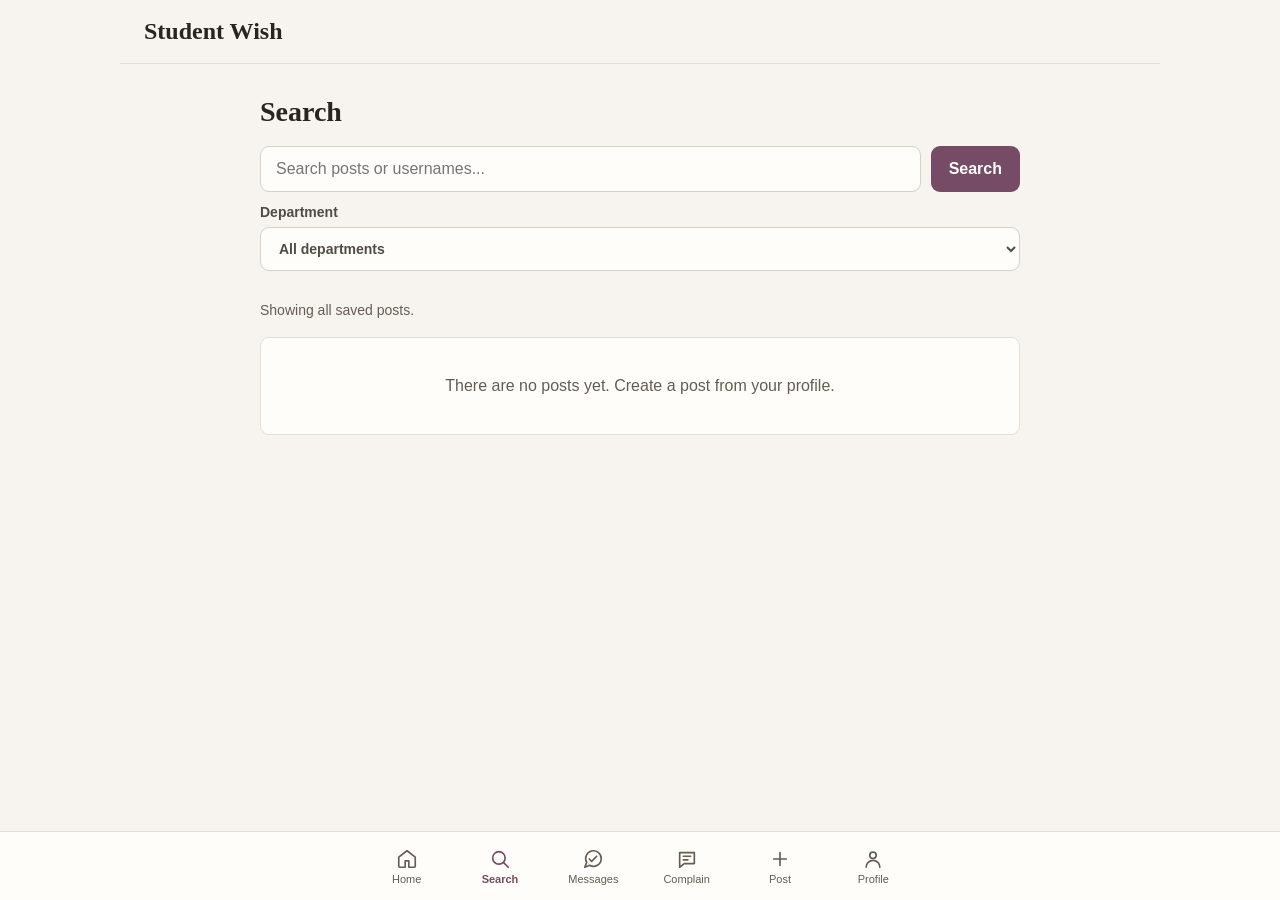
<file: search.html>
<!DOCTYPE html>
<html lang="en">
<head>
    <meta charset="UTF-8">
    <meta name="viewport" content="width=device-width, initial-scale=1.0">
    <meta name="theme-color" content="#f7f4f0">
    <title>Search - Student Wish</title>
    <style>
        :root {
            color-scheme: light;
            font-family: Arial, sans-serif;
            color: #28251f;
            background: #f7f4f0;
        }

        * {
            box-sizing: border-box;
        }

        body {
            min-height: 100vh;
            margin: 0;
            padding-bottom: 84px;
        }

        .topbar {
            display: flex;
            align-items: center;
            max-width: 1040px;
            margin: 0 auto;
            padding: 18px 24px;
            border-bottom: 1px solid #e4ded6;
        }

        .brand {
            color: #28251f;
            font-family: Georgia, serif;
            font-size: 24px;
            font-weight: bold;
            text-decoration: none;
        }

        main {
            width: min(100% - 32px, 760px);
            margin: 32px auto;
        }

        h1 {
            margin: 0 0 18px;
            font-family: Georgia, serif;
            font-size: 28px;
        }

        .visually-hidden {
            position: absolute;
            width: 1px;
            height: 1px;
            padding: 0;
            overflow: hidden;
            clip: rect(0, 0, 0, 0);
            white-space: nowrap;
            clip-path: inset(50%);
        }

        .search-form {
            display: flex;
            gap: 10px;
        }

        .department-filter {
            display: grid;
            gap: 7px;
            margin-top: 12px;
            color: #514b44;
            font-size: 14px;
            font-weight: bold;
        }

        .search-input {
            min-width: 0;
            flex: 1;
            padding: 13px 15px;
            border: 1px solid #d8d0c7;
            border-radius: 9px;
            background: #fffdfa;
            color: inherit;
            font: inherit;
        }

        .department-select {
            width: 100%;
            padding: 12px 14px;
            border: 1px solid #d8d0c7;
            border-radius: 9px;
            background: #fffdfa;
            color: inherit;
            font: inherit;
        }

        .department-adder {
            display: grid;
            gap: 8px;
            margin-top: 10px;
        }

        .department-adder[hidden] {
            display: none;
        }

        .department-adder input {
            width: 100%;
            padding: 11px 13px;
            border: 1px solid #d8d0c7;
            border-radius: 9px;
            background: #fffdfa;
            color: inherit;
            font: inherit;
        }

        .department-adder button {
            justify-self: start;
            padding: 9px 14px;
            border: 0;
            border-radius: 8px;
            background: #754b66;
            color: white;
            font: inherit;
            font-weight: bold;
            cursor: pointer;
        }

        .department-status {
            min-height: 1.3em;
            margin: 0;
            color: #655c53;
            font-size: 13px;
            font-weight: normal;
        }

        .search-button {
            padding: 0 18px;
            border: 0;
            border-radius: 9px;
            background: #754b66;
            color: white;
            font: inherit;
            font-weight: bold;
            cursor: pointer;
        }

        .search-status {
            min-height: 1.5em;
            color: #655c53;
            font-size: 14px;
        }

        .results {
            display: grid;
            grid-template-columns: repeat(3, minmax(0, 1fr));
            gap: 14px;
        }

        .result-card {
            min-width: 0;
            overflow: hidden;
            border: 1px solid #e4ded6;
            border-radius: 8px;
            background: #fffdfa;
        }

        .result-author {
            display: block;
            padding: 10px;
            color: #754b66;
            font-size: 13px;
            font-weight: bold;
            overflow-wrap: anywhere;
        }

        .result-department {
            margin: -4px 10px 10px;
            color: #655c53;
            font-size: 12px;
        }

        .result-photo {
            display: block;
            width: 100%;
            aspect-ratio: 1;
            object-fit: cover;
            background: #e9e2d9;
        }

        .result-caption {
            margin: 0;
            padding: 10px;
            color: #514b44;
            font-size: 13px;
            line-height: 1.45;
            overflow-wrap: anywhere;
        }

        .empty-results {
            grid-column: 1 / -1;
            margin: 0;
            padding: 36px 20px;
            border: 1px solid #e4ded6;
            border-radius: 9px;
            background: #fffdfa;
            color: #655c53;
            text-align: center;
            line-height: 1.5;
        }

        .bottom-nav {
            position: fixed;
            z-index: 10;
            right: 0;
            bottom: 0;
            left: 0;
            display: flex;
            justify-content: center;
            padding: 10px 16px max(10px, env(safe-area-inset-bottom));
            border-top: 1px solid #e4ded6;
            background: #fffdfa;
        }

        .bottom-nav-inner {
            display: grid;
            width: min(100%, 560px);
            grid-template-columns: repeat(6, 1fr);
        }

        .bottom-nav a {
            display: flex;
            min-height: 48px;
            flex-direction: column;
            align-items: center;
            justify-content: center;
            gap: 3px;
            border-radius: 8px;
            color: #655c53;
            font-size: 11px;
            text-decoration: none;
        }

        .bottom-nav a[aria-current="page"] {
            color: #754b66;
            font-weight: bold;
        }

        .bottom-nav svg {
            width: 22px;
            height: 22px;
            fill: none;
            stroke: currentColor;
            stroke-linecap: round;
            stroke-linejoin: round;
            stroke-width: 1.8;
        }

        @media (max-width: 560px) {
            .topbar {
                padding: 16px;
            }

            .results {
                grid-template-columns: repeat(2, minmax(0, 1fr));
                gap: 8px;
            }
        }
    </style>
    <link rel="stylesheet" href="theme.css">
    <script src="theme.js"></script>
</head>
<body>
    <header class="topbar">
        <a class="brand" href="home%20page.html">Student Wish</a>
    </header>
    <main>
        <h1>Search</h1>
        <form class="search-form" id="search-form" role="search">
            <label class="visually-hidden" for="search-input">Search posts or usernames</label>
            <input class="search-input" id="search-input" type="search" placeholder="Search posts or usernames..." autocomplete="off">
            <button class="search-button" type="submit">Search</button>
        </form>
        <label class="department-filter" for="department-filter">
            Department
            <select class="department-select" id="department-filter">
                <option value="">All departments</option>
                <option value="Computer Science">Computer Science</option>
                <option value="Information Technology">Information Technology</option>
                <option value="Electronics">Electronics</option>
                <option value="Mechanical">Mechanical</option>
                <option value="Civil">Civil</option>
                <option value="__add_department__">Add a department...</option>
            </select>
        </label>
        <div class="department-adder" id="department-adder" hidden>
            <label for="new-department">New department name</label>
            <input id="new-department" type="text" maxlength="60" autocomplete="off">
            <button id="add-department" type="button">Add department</button>
        </div>
        <p class="department-status" id="department-status" role="status" aria-live="polite"></p>
        <p class="search-status" id="search-status" role="status" aria-live="polite">Search posts by username, caption, or department.</p>
        <section class="results" id="search-results" aria-label="Search results"></section>
    </main>
    <nav class="bottom-nav" aria-label="Main navigation">
        <div class="bottom-nav-inner">
            <a href="home%20page.html">
                <svg viewBox="0 0 24 24" aria-hidden="true"><path d="m3 10 9-7 9 7v10a1 1 0 0 1-1 1h-6v-7h-4v7H4a1 1 0 0 1-1-1z"></path></svg>
                <span>Home</span>
            </a>
            <a href="search.html" aria-current="page">
                <svg viewBox="0 0 24 24" aria-hidden="true"><circle cx="10.8" cy="10.8" r="6.8"></circle><path d="m16 16 5 5"></path></svg>
                <span>Search</span>
            </a>
            <a href="message%20page.html">
                <svg viewBox="0 0 24 24" aria-hidden="true"><path d="M21 11.5a8.5 8.5 0 0 1-12.7 7.4L3 21l2.1-5.3A8.5 8.5 0 1 1 21 11.5Z"></path><path d="m8 12 2.5 2.5L16 9"></path></svg>
                <span>Messages</span>
            </a>
            <a href="complaint-box.html">
                <svg viewBox="0 0 24 24" aria-hidden="true"><path d="M4 5h16v12H9l-5 4z"></path><path d="M8 9h8M8 13h5"></path></svg>
                <span>Complain</span>
            </a>
            <a href="posts.html">
                <svg viewBox="0 0 24 24" aria-hidden="true"><path d="M12 5v14M5 12h14"></path></svg>
                <span>Post</span>
            </a>
            <a href="profile.html">
                <svg viewBox="0 0 24 24" aria-hidden="true"><circle cx="12" cy="8" r="3.5"></circle><path d="M4.5 21a7.5 7.5 0 0 1 15 0"></path></svg>
                <span>Profile</span>
            </a>
        </div>
    </nav>
    <script>
        const searchForm = document.getElementById("search-form");
        const searchInput = document.getElementById("search-input");
        const departmentFilter = document.getElementById("department-filter");
        const departmentAdder = document.getElementById("department-adder");
        const newDepartmentInput = document.getElementById("new-department");
        const addDepartmentButton = document.getElementById("add-department");
        const departmentStatus = document.getElementById("department-status");
        const customDepartmentsStorageKey = "studentWishCustomDepartments";
        const searchStatus = document.getElementById("search-status");
        const searchResults = document.getElementById("search-results");
        const databaseNames = ["student-wish-profile", "student-wish-admin-profile"];
        let imageUrls = [];
        let latestSearch = 0;
        const addDepartmentOption = departmentFilter.querySelector('option[value="__add_department__"]');
        const customDepartments = (localStorage.getItem(customDepartmentsStorageKey) || "")
            .split("\n")
            .map(function (department) {
                return department.trim();
            })
            .filter(Boolean);
        customDepartments.forEach(function (department) {
            const option = document.createElement("option");
            option.value = department;
            option.textContent = department;
            departmentFilter.insertBefore(option, addDepartmentOption);
        });

        function addCustomDepartment() {
            const department = newDepartmentInput.value.trim();
            if (!department) {
                departmentStatus.textContent = "Enter a department name.";
                return;
            }

            const existingOption = Array.from(departmentFilter.options).find(function (option) {
                return option.value !== "__add_department__" &&
                    option.value.toLocaleLowerCase() === department.toLocaleLowerCase();
            });
            if (existingOption) {
                departmentFilter.value = existingOption.value;
                departmentStatus.textContent = "That department already exists.";
            } else {
                customDepartments.push(department);
                localStorage.setItem(customDepartmentsStorageKey, customDepartments.join("\n"));
                const option = document.createElement("option");
                option.value = department;
                option.textContent = department;
                departmentFilter.insertBefore(option, addDepartmentOption);
                departmentFilter.value = department;
                departmentStatus.textContent = "Department added.";
            }

            departmentAdder.hidden = true;
            newDepartmentInput.value = "";
            searchPosts();
        }

        function openDatabase(databaseName) {
            return new Promise(function (resolve, reject) {
                if (!window.indexedDB) {
                    reject(new Error("Search storage is not available in this browser."));
                    return;
                }

                const request = window.indexedDB.open(databaseName, 1);
                request.onupgradeneeded = function () {
                    if (!request.result.objectStoreNames.contains("posts")) {
                        request.result.createObjectStore("posts", { keyPath: "id" });
                    }
                };
                request.onsuccess = function () {
                    resolve(request.result);
                };
                request.onerror = function () {
                    reject(request.error || new Error("Could not open saved posts."));
                };
            });
        }

        function getPosts(databaseName) {
            return openDatabase(databaseName).then(function (database) {
                return new Promise(function (resolve, reject) {
                    const transaction = database.transaction("posts", "readonly");
                    const request = transaction.objectStore("posts").getAll();
                    request.onsuccess = function () {
                        resolve(request.result.map(function (post) {
                            return {
                                post: post,
                                databaseName: databaseName
                            };
                        }));
                    };
                    request.onerror = function () {
                        reject(request.error || new Error("Could not search saved posts."));
                    };
                    transaction.oncomplete = function () {
                        database.close();
                    };
                    transaction.onabort = function () {
                        database.close();
                        reject(transaction.error || new Error("Could not search saved posts."));
                    };
                });
            });
        }

        function clearResultImages() {
            imageUrls.forEach(function (url) {
                URL.revokeObjectURL(url);
            });
            imageUrls = [];
        }

        function showEmptyResults(message) {
            const empty = document.createElement("p");
            empty.className = "empty-results";
            empty.textContent = message;
            searchResults.append(empty);
        }

        function getPostDepartment(entry, author) {
            return entry.post.department ||
                localStorage.getItem("studentWishDepartment:" + author.toLocaleLowerCase()) ||
                "";
        }

        function renderResults(entries, query, department) {
            clearResultImages();
            searchResults.replaceChildren();
            const normalizedQuery = query.toLocaleLowerCase();
            const matchingPosts = entries.filter(function (entry) {
                const fallbackAuthor = entry.databaseName === "student-wish-admin-profile" ? "Admin" : "Student";
                const author = entry.post.author || fallbackAuthor;
                const caption = entry.post.caption || "";
                const postDepartment = getPostDepartment(entry, author);
                const matchesQuery = author.toLocaleLowerCase().includes(normalizedQuery) ||
                    caption.toLocaleLowerCase().includes(normalizedQuery);
                return matchesQuery && (!department || postDepartment === department);
            });

            if (matchingPosts.length === 0) {
                const hasFilter = query || department;
                searchStatus.textContent = hasFilter ? "No matching posts found." : "Showing all saved posts.";
                showEmptyResults(hasFilter
                    ? "No posts match your search and department. Try another selection."
                    : "There are no posts yet. Create a post from your profile.");
                return;
            }

            searchStatus.textContent = matchingPosts.length +
                (matchingPosts.length === 1 ? " post found." : " posts found.") +
                (department ? " in " + department + "." : "");
            matchingPosts.sort(function (first, second) {
                return second.post.createdAt - first.post.createdAt;
            });

            matchingPosts.forEach(function (entry) {
                const post = entry.post;
                const authorName = post.author ||
                    (entry.databaseName === "student-wish-admin-profile" ? "Admin" : "Student");
                const postDepartment = getPostDepartment(entry, authorName);
                const card = document.createElement("article");
                card.className = "result-card";
                const author = document.createElement("span");
                author.className = "result-author";
                author.textContent = authorName;
                card.append(author);
                if (postDepartment) {
                    const departmentName = document.createElement("p");
                    departmentName.className = "result-department";
                    departmentName.textContent = postDepartment;
                    card.append(departmentName);
                }

                if (post.photo) {
                    const image = document.createElement("img");
                    const imageUrl = URL.createObjectURL(post.photo);
                    imageUrls.push(imageUrl);
                    image.className = "result-photo";
                    image.src = imageUrl;
                    image.alt = post.caption ? "Post photo: " + post.caption : "Post photo";
                    card.append(image);
                }
                if (post.caption) {
                    const caption = document.createElement("p");
                    caption.className = "result-caption";
                    caption.textContent = post.caption;
                    card.append(caption);
                }
                searchResults.append(card);
            });
        }

        function searchPosts() {
            const searchId = ++latestSearch;
            const query = searchInput.value.trim();
            const department = departmentFilter.value;
            searchStatus.textContent = "Searching posts...";
            searchResults.replaceChildren();
            Promise.all(databaseNames.map(getPosts))
                .then(function (resultSets) {
                    if (searchId !== latestSearch) {
                        return;
                    }
                    renderResults(resultSets.flat(), query, department);
                })
                .catch(function (error) {
                    if (searchId !== latestSearch) {
                        return;
                    }
                    searchStatus.textContent = error.message;
                    searchResults.replaceChildren();
                });
        }

        searchForm.addEventListener("submit", function (event) {
            event.preventDefault();
            searchPosts();
        });
        searchInput.addEventListener("input", searchPosts);
        departmentFilter.addEventListener("change", function () {
            if (departmentFilter.value === "__add_department__") {
                departmentFilter.value = "";
                departmentAdder.hidden = false;
                newDepartmentInput.focus();
                searchPosts();
                return;
            }
            departmentAdder.hidden = true;
            searchPosts();
        });
        addDepartmentButton.addEventListener("click", addCustomDepartment);
        newDepartmentInput.addEventListener("keydown", function (event) {
            if (event.key === "Enter") {
                event.preventDefault();
                addCustomDepartment();
            }
        });
        searchPosts();
    </script>
</body>
</html>
</file>
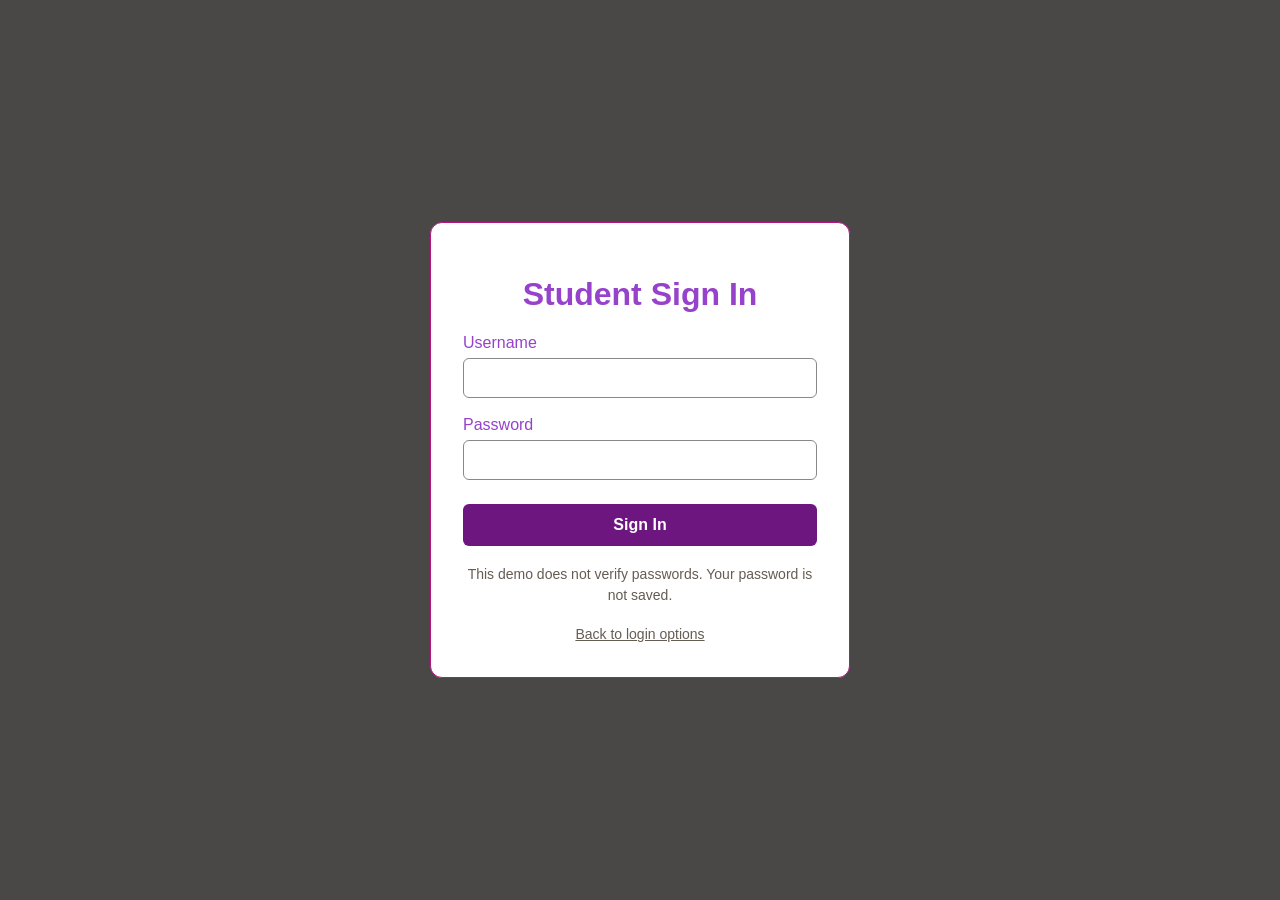
<file: sinin.html>
<!DOCTYPE html>
<html lang="en">
<head>
    <meta charset="UTF-8">
    <meta name="viewport" content="width=device-width, initial-scale=1.0">
    <title>Student Sign In - Student Wish</title>
    <style>
        body {
            display: grid;
            min-height: 100vh;
            margin: 0;
            place-items: center;
            background-color: rgb(74, 71, 71);
            color: rgb(150, 66, 202);
            font-family: Arial, sans-serif;
        }

        main {
            width: min(100% - 32px, 420px);
            padding: 32px;
            box-sizing: border-box;
            border: 1px solid rgb(180, 22, 133);
            border-radius: 12px;
            background: #ffffff;
        }

        h1 {
            text-align: center;
        }

        label {
            display: block;
            margin-top: 18px;
        }

        input {
            width: 100%;
            margin-top: 6px;
            padding: 10px;
            box-sizing: border-box;
            border: 1px solid #888;
            border-radius: 6px;
            font: inherit;
        }

        button {
            width: 100%;
            margin-top: 24px;
            padding: 12px;
            border: 0;
            border-radius: 6px;
            background-color: rgb(110, 22, 128);
            color: white;
            font: inherit;
            font-weight: bold;
            cursor: pointer;
        }

        .back-link,
        .form-note {
            display: block;
            margin-top: 18px;
            color: #655c53;
            text-align: center;
            font-size: 14px;
            line-height: 1.5;
        }
    </style>
    <link rel="stylesheet" href="theme.css">
    <script src="theme.js"></script>
</head>
<body>
    <main>
        <h1>Student Sign In</h1>
        <form id="student-login-form">
            <label for="username">Username</label>
            <input id="username" name="username" type="text" autocomplete="username" required>

            <label for="password">Password</label>
            <input id="password" name="password" type="password" autocomplete="current-password" required>

            <button type="submit">Sign In</button>
        </form>
        <p class="form-note">This demo does not verify passwords. Your password is not saved.</p>
        <a class="back-link" href="login.html">Back to login options</a>
    </main>
    <script>
        document.getElementById("student-login-form").addEventListener("submit", function (event) {
            event.preventDefault();
            const username = document.getElementById("username").value.trim();
            if (!username) {
                return;
            }
            localStorage.setItem("studentWishUsername", username);
            window.location.href = "profile.html";
        });
    </script>
</body>
</html>
</file>
<file: theme.css>
:root[data-theme="dark"] {
    color-scheme: dark;
    background: #17151a;
}

:root[data-theme="dark"] body {
    background: #17151a !important;
    color: #95969c !important;
}

:root[data-theme="dark"] body.image-background-page {
    background-image: linear-gradient(#07112455, #07112455), url("student wish logo.jpeg") !important;
    background-position: center !important;
    background-size: cover !important;
    background-repeat: no-repeat !important;
    background-attachment: fixed !important;
}

.image-background-page {
    background-color: #071124;
    background-image: linear-gradient(#07112455, #07112455), url("student wish logo.jpeg");
    background-position: center;
    background-size: cover ;
    background-repeat: no-repeat;
    background-attachment: fixed;
}

:root[data-theme="dark"] body * {
    border-color: #494451 !important;
    color: #e4e1b0 !important;
}

:root[data-theme="dark"] body :is(
    header,
    nav,
    main,
    section,
    article,
    aside,
    form,
    details,
    dialog,
    [class*="card"],
    [class*="panel"],
    [class*="composer"],
    [class*="options"],
    [class*="dialog"],
    [class*="message"],
    [class*="bubble"],
    [class*="conversation-button"],
    [class*="conversation-list"],
    [class*="chat-view"],
    [class*="feed-post"],
    [class*="comment-item"],
    [class*="search-result"]
) {
    background-color: #24212a !important;
}

:root[data-theme="dark"] body :is(
    input:not([type="checkbox"]):not([type="radio"]),
    textarea,
    select,
    button,
    summary
) {
    border-color: #58515f !important;
    background-color: #302c36 !important;
    color: #d0ccd2 !important;
}

:root[data-theme="dark"] body a {
    color: #d9e1b9 !important;
}

:root[data-theme="dark"] body input::placeholder,
:root[data-theme="dark"] body textarea::placeholder {
    color: #624572 !important;
    opacity: 1;
}

:root[data-theme="dark"] body img,
:root[data-theme="dark"] body video,
:root[data-theme="dark"] body svg {
    color: inherit;
}
</file>
